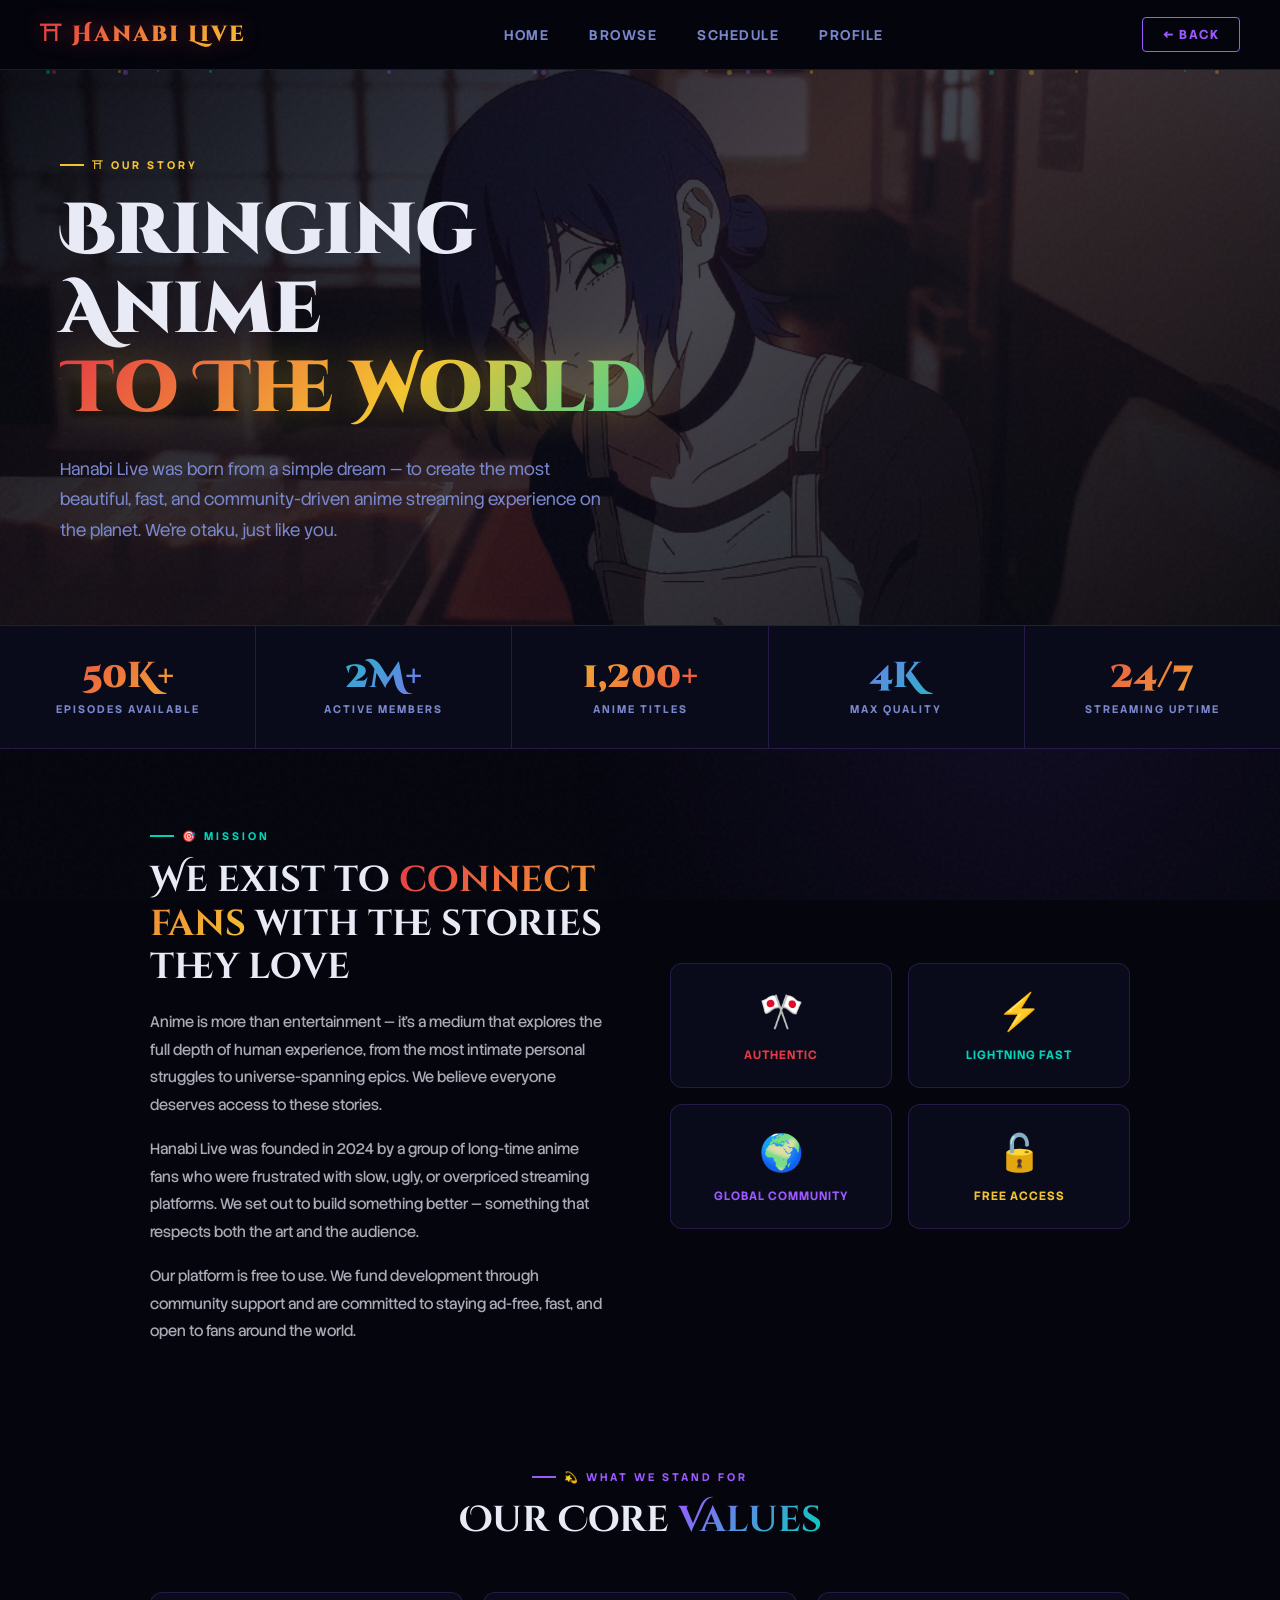
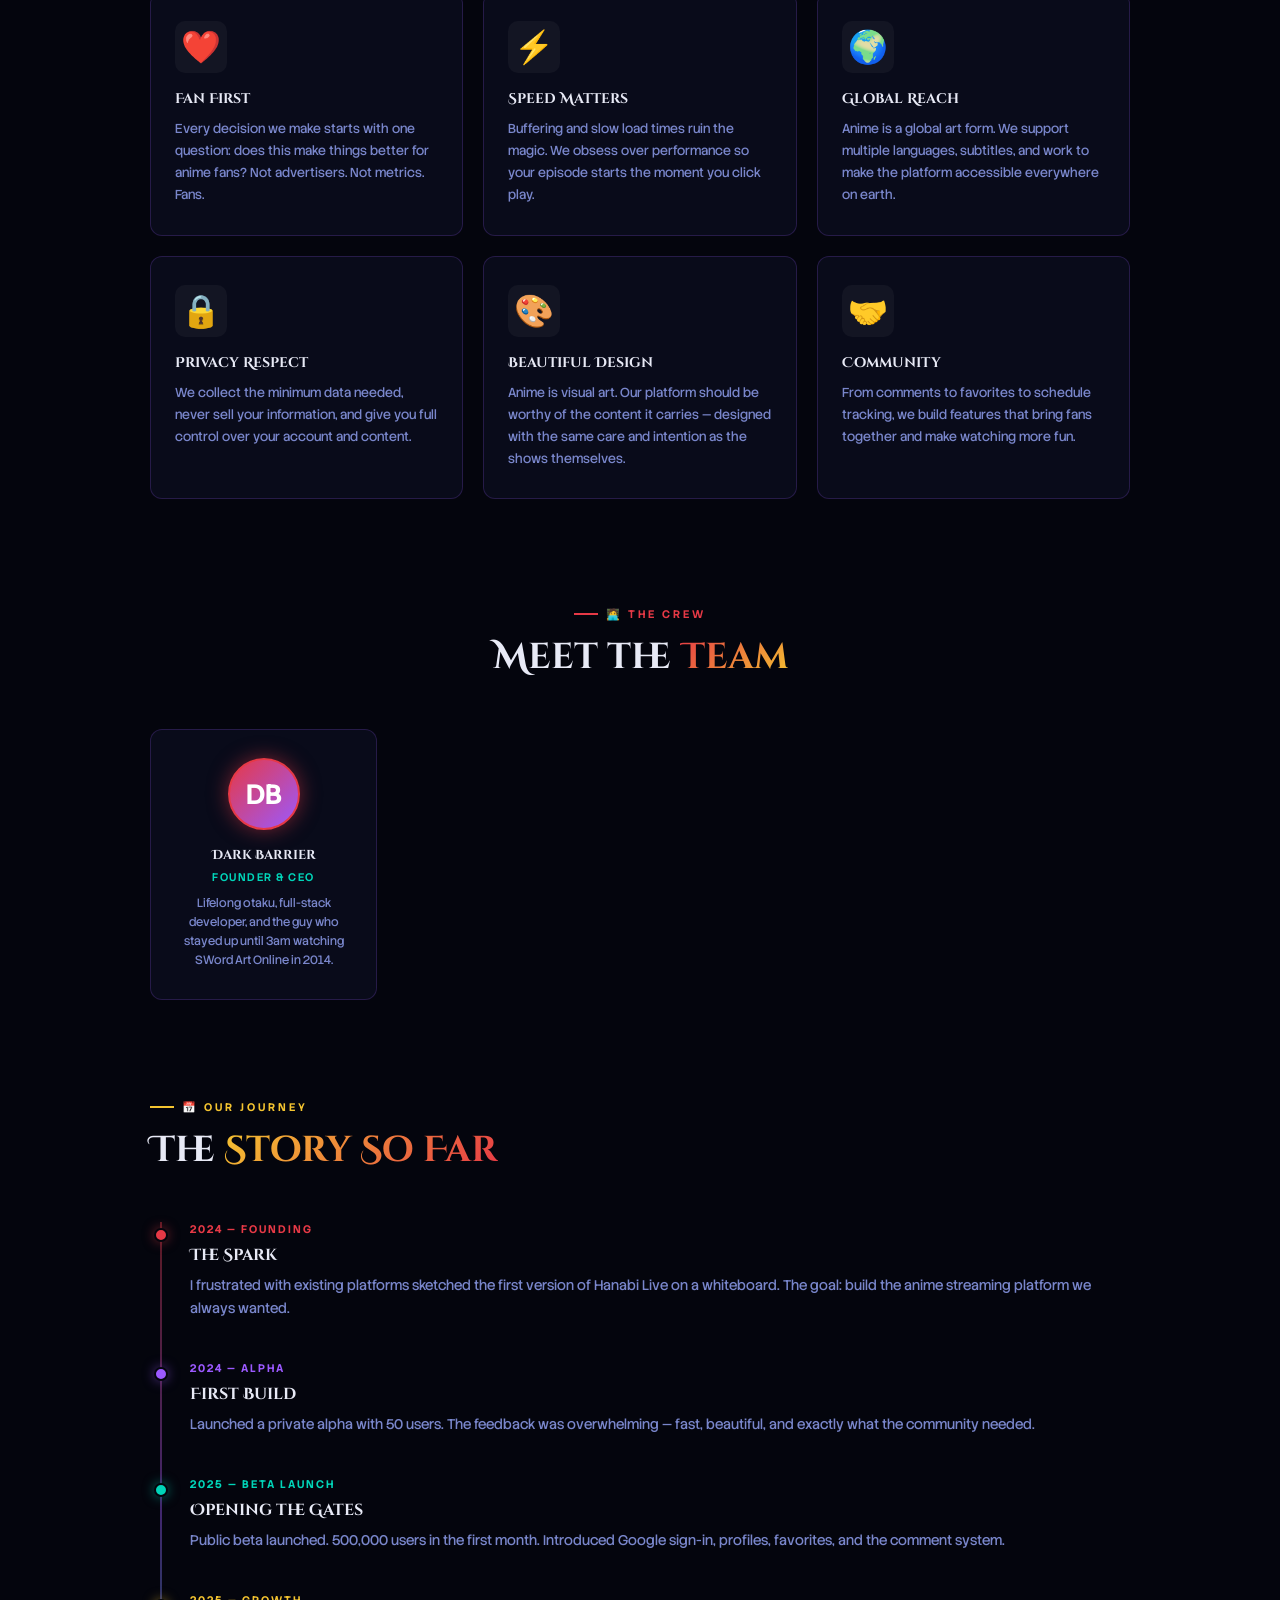
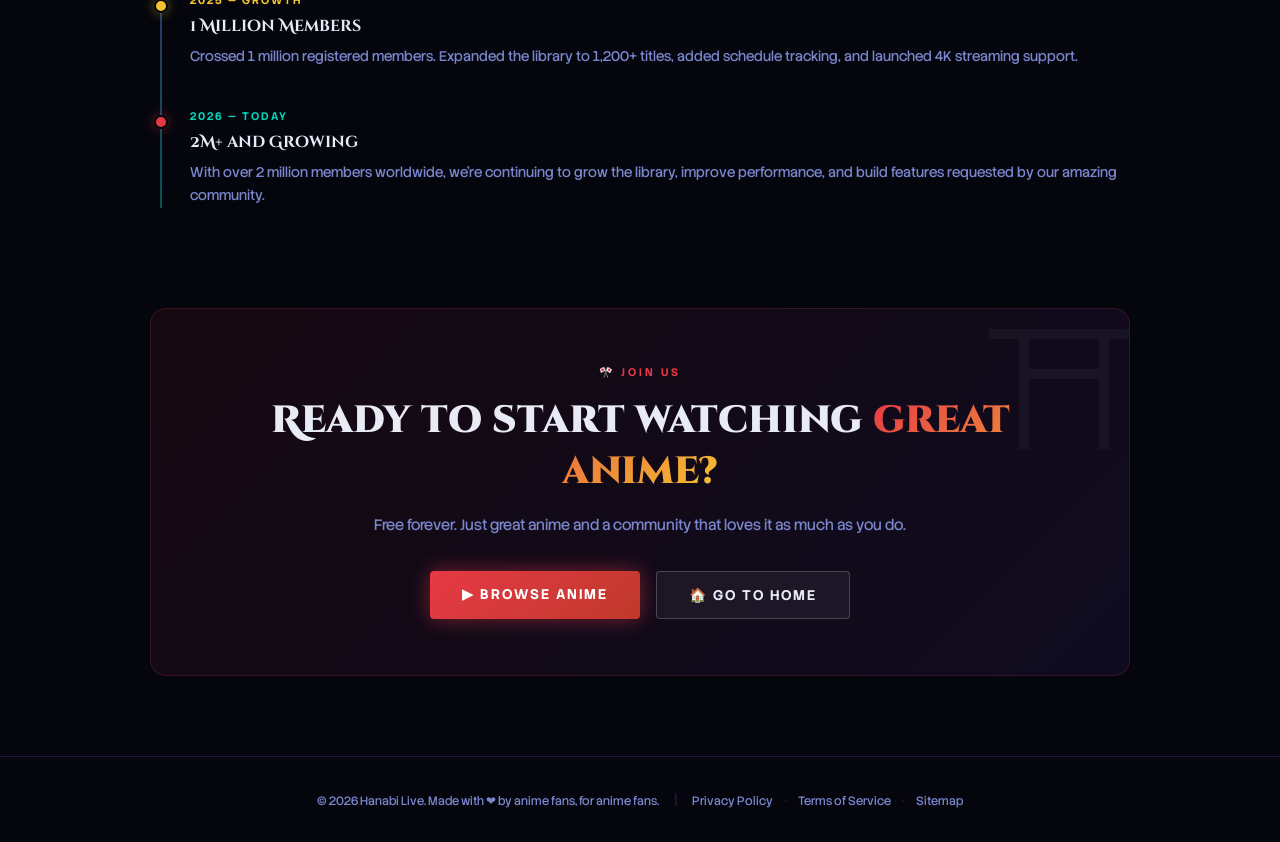
<file: public/about.html>
<!DOCTYPE html>
<html lang="en">
<head>
<meta charset="UTF-8">
<meta name="viewport" content="width=device-width, initial-scale=1.0">
<meta name="description" content="Learn about Hanabi Live — a free anime streaming platform built by fans, for fans. 50K+ episodes, 2M+ members, 4K streaming quality.">
<title>About Us — Hanabi Live</title>
<link rel="preconnect" href="https://fonts.googleapis.com">
<link rel="icon" href="data:image/svg+xml,<svg xmlns=%22http://www.w3.org/2000/svg%22 viewBox=%220 0 100 100%22><text y=%22.9em%22 font-size=%2290%22>⛩</text></svg>">
<link href="https://fonts.googleapis.com/css2?family=Cinzel+Decorative:wght@400;700;900&family=Stack+Sans+Headline:wght@300;400;500;600;700&display=swap" rel="stylesheet">
<link rel="stylesheet" href="assets/css/main.css">
<link rel="canonical" href="https://hanabilive.qzz.io/about.html">

<style>
body { padding-top: 70px; }

/* ── HERO ── */
.about-hero {
  position: relative;
  min-height: 520px;
  display: flex;
  align-items: center;
  overflow: hidden;
  padding: 80px 60px;
}
.about-hero-bg {
  position: absolute; inset: 0;
  background:
    linear-gradient(135deg, rgba(4,5,13,0.97) 0%, rgba(9,11,26,0.75) 50%, rgba(4,5,13,0.95) 100%),
    url('data/poster/bg.webp') center/cover no-repeat;
}
.about-hero-particles { position: absolute; inset: 0; overflow: hidden; pointer-events: none; }
.about-hero-content { position: relative; z-index: 5; max-width: 680px; }
.about-eyebrow {
  display: inline-flex; align-items: center; gap: 8px;
  font-size: 11px; font-weight: 700; letter-spacing: 3px;
  text-transform: uppercase; color: var(--accent-gold); margin-bottom: 20px;
}
.about-eyebrow::before { content: ''; width: 24px; height: 2px; background: var(--accent-gold); }
.about-hero-title {
  font-family: 'Cinzel Decorative', serif;
  font-size: clamp(32px, 6vw, 72px); font-weight: 900; line-height: 1.1;
  margin-bottom: 24px;
}
.about-hero-title .line1 { display: block; color: var(--text-primary); }
.about-hero-title .line2 {
  display: block;
  background: linear-gradient(135deg, var(--accent-red) 0%, var(--accent-gold) 50%, var(--accent-teal) 100%);
  background-clip: text; -webkit-background-clip: text; -webkit-text-fill-color: transparent;
  filter: drop-shadow(0 0 20px rgba(244,196,48,0.4));
}
.about-hero-desc {
  font-size: 17px; color: var(--text-muted); line-height: 1.8;
  font-weight: 300; max-width: 560px;
}

/* ── FLOATING STATS ── */
.about-stats-bar {
  position: relative; z-index: 10;
  display: flex; justify-content: center; flex-wrap: wrap; gap: 0;
  background: var(--bg-card);
  border-top: 1px solid var(--border);
  border-bottom: 1px solid var(--border);
}
.about-stat-cell {
  flex: 1; min-width: 160px;
  padding: 32px 20px;
  text-align: center;
  border-right: 1px solid var(--border);
  position: relative;
  transition: background 0.3s;
}
.about-stat-cell:last-child { border-right: none; }
.about-stat-cell:hover { background: rgba(255,255,255,0.02); }
.about-stat-num {
  font-family: 'Cinzel Decorative', serif;
  font-size: 36px; font-weight: 900; display: block; line-height: 1;
  margin-bottom: 8px;
}
.about-stat-num.red    { background: linear-gradient(135deg, var(--accent-red), var(--accent-gold));
                          background-clip: text; -webkit-background-clip: text; -webkit-text-fill-color: transparent; }
.about-stat-num.teal   { background: linear-gradient(135deg, var(--accent-teal), var(--accent-purple));
                          background-clip: text; -webkit-background-clip: text; -webkit-text-fill-color: transparent; }
.about-stat-num.gold   { background: linear-gradient(135deg, var(--accent-gold), var(--accent-red));
                          background-clip: text; -webkit-background-clip: text; -webkit-text-fill-color: transparent; }
.about-stat-num.purple { background: linear-gradient(135deg, var(--accent-purple), var(--accent-teal));
                          background-clip: text; -webkit-background-clip: text; -webkit-text-fill-color: transparent; }
.about-stat-label {
  font-size: 11px; font-weight: 700; letter-spacing: 2px;
  text-transform: uppercase; color: var(--text-muted);
}

/* ── SECTIONS ── */
.about-body {
  max-width: 1100px;
  margin: 0 auto;
  padding: 80px 60px;
  position: relative; z-index: 2;
}

/* ── MISSION SECTION ── */
.mission-block {
  display: grid;
  grid-template-columns: 1fr 1fr;
  gap: 60px;
  align-items: center;
  margin-bottom: 100px;
}
.mission-section-tag {
  font-size: 11px; font-weight: 700; letter-spacing: 3px;
  text-transform: uppercase; color: var(--accent-teal);
  display: flex; align-items: center; gap: 8px; margin-bottom: 16px;
}
.mission-section-tag::before { content: ''; width: 24px; height: 2px; background: var(--accent-teal); }
.mission-heading {
  font-family: 'Cinzel Decorative', serif;
  font-size: clamp(22px, 3vw, 36px); font-weight: 700; line-height: 1.2;
  margin-bottom: 20px;
}
.mission-heading span {
  background: linear-gradient(135deg, var(--accent-red), var(--accent-gold));
  background-clip: text; -webkit-background-clip: text; -webkit-text-fill-color: transparent;
}
.mission-p {
  font-size: 15px; color: rgba(232,234,246,0.72); line-height: 1.85;
  margin-bottom: 16px; font-weight: 400;
}
.mission-visual-side {
  position: relative;
}
.mission-glyph-stack {
  display: grid;
  grid-template-columns: 1fr 1fr;
  gap: 16px;
}
.mission-glyph-card {
  background: var(--bg-card);
  border: 1px solid var(--border);
  border-radius: 12px;
  padding: 24px 20px;
  text-align: center;
  transition: all 0.3s;
}
.mission-glyph-card:hover {
  border-color: var(--accent-red);
  transform: translateY(-4px);
  box-shadow: 0 12px 30px rgba(0,0,0,0.4), var(--glow-red);
}
.mission-glyph-card:nth-child(2):hover { border-color: var(--accent-teal); box-shadow: 0 12px 30px rgba(0,0,0,0.4), var(--glow-teal); }
.mission-glyph-card:nth-child(3):hover { border-color: var(--accent-purple); box-shadow: 0 12px 30px rgba(0,0,0,0.4), var(--glow-purple); }
.mission-glyph-card:nth-child(4):hover { border-color: var(--accent-gold); box-shadow: 0 12px 30px rgba(0,0,0,0.4), var(--glow-gold); }
.mission-glyph-icon { font-size: 36px; margin-bottom: 12px; display: block; }
.mission-glyph-label {
  font-size: 12px; font-weight: 700; letter-spacing: 1px;
  text-transform: uppercase; color: var(--text-muted);
}
.mission-glyph-card:first-child    .mission-glyph-label { color: var(--accent-red); }
.mission-glyph-card:nth-child(2)   .mission-glyph-label { color: var(--accent-teal); }
.mission-glyph-card:nth-child(3)   .mission-glyph-label { color: var(--accent-purple); }
.mission-glyph-card:nth-child(4)   .mission-glyph-label { color: var(--accent-gold); }

/* ── VALUES ── */
.values-section { margin-bottom: 100px; }
.values-header { text-align: center; margin-bottom: 48px; }
.values-header .section-tag {
  display: inline-flex; align-items: center; gap: 8px;
  font-size: 11px; font-weight: 700; letter-spacing: 3px;
  text-transform: uppercase; color: var(--accent-purple); margin-bottom: 12px;
}
.values-header .section-tag::before { content: ''; width: 24px; height: 2px; background: var(--accent-purple); }
.values-header h2 {
  font-family: 'Cinzel Decorative', serif;
  font-size: clamp(22px, 3vw, 36px); font-weight: 700;
}
.values-header h2 span {
  background: linear-gradient(135deg, var(--accent-purple), var(--accent-teal));
  background-clip: text; -webkit-background-clip: text; -webkit-text-fill-color: transparent;
}
.values-grid {
  display: grid;
  grid-template-columns: repeat(auto-fill, minmax(240px, 1fr));
  gap: 20px;
}
.value-card {
  background: var(--bg-card);
  border: 1px solid var(--border);
  border-radius: 12px;
  padding: 28px 24px;
  transition: all 0.3s;
  position: relative;
  overflow: hidden;
}
.value-card::before {
  content: '';
  position: absolute; top: 0; left: 0; right: 0; height: 2px;
  background: linear-gradient(90deg, transparent, var(--card-accent, var(--accent-teal)), transparent);
  opacity: 0;
  transition: opacity 0.3s;
}
.value-card:hover { transform: translateY(-4px); box-shadow: 0 16px 40px rgba(0,0,0,0.4); }
.value-card:hover::before { opacity: 1; }
.value-card:nth-child(1) { --card-accent: var(--accent-red); }
.value-card:nth-child(2) { --card-accent: var(--accent-teal); }
.value-card:nth-child(3) { --card-accent: var(--accent-purple); }
.value-card:nth-child(4) { --card-accent: var(--accent-gold); }
.value-card:nth-child(5) { --card-accent: var(--accent-red); }
.value-card:nth-child(6) { --card-accent: var(--accent-teal); }
.value-icon {
  font-size: 32px; margin-bottom: 16px; display: block;
  width: 52px; height: 52px; border-radius: 10px;
  background: rgba(255,255,255,0.04);
  display: flex; align-items: center; justify-content: center;
  margin-bottom: 16px;
}
.value-title {
  font-family: 'Cinzel Decorative', serif;
  font-size: 14px; font-weight: 700; color: var(--text-primary);
  margin-bottom: 10px;
}
.value-desc {
  font-size: 13px; color: var(--text-muted); line-height: 1.7; font-weight: 400;
}

/* ── TEAM ── */
.team-section { margin-bottom: 100px; }
.team-header { text-align: center; margin-bottom: 48px; }
.team-header .section-tag {
  display: inline-flex; align-items: center; gap: 8px;
  font-size: 11px; font-weight: 700; letter-spacing: 3px;
  text-transform: uppercase; color: var(--accent-red); margin-bottom: 12px;
}
.team-header .section-tag::before { content: ''; width: 24px; height: 2px; background: var(--accent-red); }
.team-header h2 {
  font-family: 'Cinzel Decorative', serif;
  font-size: clamp(22px, 3vw, 36px); font-weight: 700;
}
.team-header h2 span {
  background: linear-gradient(135deg, var(--accent-red), var(--accent-gold));
  background-clip: text; -webkit-background-clip: text; -webkit-text-fill-color: transparent;
}

.team-grid {
  display: grid;
  grid-template-columns: repeat(auto-fill, minmax(200px, 1fr));
  gap: 24px;
}
.team-card {
  background: var(--bg-card);
  border: 1px solid var(--border);
  border-radius: 12px;
  padding: 28px 20px;
  text-align: center;
  transition: all 0.3s;
}
.team-card:hover {
  border-color: var(--accent-red);
  transform: translateY(-4px);
  box-shadow: 0 16px 40px rgba(0,0,0,0.4), var(--glow-red);
}
.team-avatar {
  width: 72px; height: 72px; border-radius: 50%;
  margin: 0 auto 16px;
  display: flex; align-items: center; justify-content: center;
  font-size: 28px; font-weight: 700; color: #fff;
  border: 2px solid var(--accent-red);
  box-shadow: var(--glow-red);
}
.team-name {
  font-family: 'Cinzel Decorative', serif;
  font-size: 13px; font-weight: 700; color: var(--text-primary); margin-bottom: 6px;
}
.team-role {
  font-size: 11px; font-weight: 600; letter-spacing: 1.5px;
  text-transform: uppercase; color: var(--accent-teal); margin-bottom: 10px;
}
.team-bio {
  font-size: 12px; color: var(--text-muted); line-height: 1.6;
}

/* ── TIMELINE ── */
.timeline-section { margin-bottom: 100px; }
.timeline-header { margin-bottom: 48px; }
.timeline-section-tag {
  font-size: 11px; font-weight: 700; letter-spacing: 3px;
  text-transform: uppercase; color: var(--accent-gold);
  display: flex; align-items: center; gap: 8px; margin-bottom: 12px;
}
.timeline-section-tag::before { content: ''; width: 24px; height: 2px; background: var(--accent-gold); }
.timeline-heading {
  font-family: 'Cinzel Decorative', serif;
  font-size: clamp(22px, 3vw, 36px); font-weight: 700;
}
.timeline-heading span {
  background: linear-gradient(135deg, var(--accent-gold), var(--accent-red));
  background-clip: text; -webkit-background-clip: text; -webkit-text-fill-color: transparent;
}

.timeline { position: relative; padding-left: 40px; }
.timeline::before {
  content: '';
  position: absolute; left: 10px; top: 0; bottom: 0; width: 2px;
  background: linear-gradient(to bottom, var(--accent-red), var(--accent-purple), var(--accent-teal));
  opacity: 0.4;
}
.timeline-item {
  position: relative;
  margin-bottom: 40px;
  padding-bottom: 0;
}
.timeline-dot {
  position: absolute; left: -36px; top: 6px;
  width: 14px; height: 14px; border-radius: 50%;
  background: var(--accent-red);
  border: 2px solid var(--bg-deep);
  box-shadow: 0 0 12px rgba(230,57,70,0.5);
}
.timeline-item:nth-child(2) .timeline-dot { background: var(--accent-purple); box-shadow: 0 0 12px rgba(155,89,255,0.5); }
.timeline-item:nth-child(3) .timeline-dot { background: var(--accent-teal);   box-shadow: 0 0 12px rgba(0,212,184,0.5); }
.timeline-item:nth-child(4) .timeline-dot { background: var(--accent-gold);   box-shadow: 0 0 12px rgba(244,196,48,0.5); }
.timeline-item:nth-child(5) .timeline-dot { background: var(--accent-red);    box-shadow: 0 0 12px rgba(230,57,70,0.5); }
.timeline-year {
  font-size: 11px; font-weight: 700; letter-spacing: 2px; text-transform: uppercase;
  color: var(--accent-teal); margin-bottom: 8px;
}
.timeline-item:nth-child(1) .timeline-year { color: var(--accent-red); }
.timeline-item:nth-child(2) .timeline-year { color: var(--accent-purple); }
.timeline-item:nth-child(4) .timeline-year { color: var(--accent-gold); }
.timeline-event-title {
  font-family: 'Cinzel Decorative', serif;
  font-size: 16px; font-weight: 700; color: var(--text-primary); margin-bottom: 8px;
}
.timeline-event-desc {
  font-size: 14px; color: var(--text-muted); line-height: 1.7;
}

/* ── CTA ── */
.about-cta {
  background: linear-gradient(135deg, rgba(230,57,70,0.08), rgba(155,89,255,0.08));
  border: 1px solid rgba(230,57,70,0.2);
  border-radius: 16px;
  padding: 56px 48px;
  text-align: center;
  position: relative; overflow: hidden;
}
.about-cta::before {
  content: '⛩';
  position: absolute; top: -20px; right: -20px;
  font-size: 160px; opacity: 0.04; pointer-events: none;
}
.about-cta-eyebrow {
  font-size: 11px; font-weight: 700; letter-spacing: 3px;
  text-transform: uppercase; color: var(--accent-red); margin-bottom: 16px;
}
.about-cta h2 {
  font-family: 'Cinzel Decorative', serif;
  font-size: clamp(22px, 3vw, 40px); font-weight: 900; margin-bottom: 16px;
}
.about-cta h2 span {
  background: linear-gradient(135deg, var(--accent-red), var(--accent-gold));
  background-clip: text; -webkit-background-clip: text; -webkit-text-fill-color: transparent;
}
.about-cta-sub {
  font-size: 15px; color: var(--text-muted); margin-bottom: 32px; line-height: 1.7;
}
.about-cta-btns { display: flex; gap: 16px; justify-content: center; flex-wrap: wrap; }
.about-cta-btns a {
  padding: 14px 32px; border-radius: 4px; font-family: 'Stack Sans Headline', sans-serif;
  font-size: 14px; font-weight: 700; letter-spacing: 2px; text-transform: uppercase;
  text-decoration: none; cursor: pointer; transition: all 0.3s;
}
.cta-btn-primary {
  background: linear-gradient(135deg, var(--accent-red), #c0392b);
  color: #fff; box-shadow: var(--glow-red);
}
.cta-btn-primary:hover { transform: translateY(-3px); box-shadow: 0 0 40px rgba(230,57,70,0.8); }
.cta-btn-secondary {
  background: rgba(255,255,255,0.05); border: 1px solid rgba(255,255,255,0.2);
  color: var(--text-primary);
}
.cta-btn-secondary:hover { background: rgba(255,255,255,0.1); transform: translateY(-3px); }

@media (max-width: 900px) {
  .mission-block { grid-template-columns: 1fr; gap: 40px; }
}
@media (max-width: 768px) {
  .about-hero { padding: 60px 24px; min-height: auto; }
  .about-body { padding: 48px 20px; }
  .about-stat-cell { min-width: 50%; border-bottom: 1px solid var(--border); }
  .about-cta { padding: 40px 24px; }
}
</style>

<!-- Open Graph -->
<meta property="og:type"        content="website">
<meta property="og:site_name"   content="Hanabi Live">
<meta property="og:title"       content="Hanabi Live — Free Anime Streaming">
<meta property="og:description" content="Watch 1200+ anime titles for free in HD. No subscription. Attack on Titan, Demon Slayer, One Piece and more.">
<meta property="og:image"       content="https://hanabilive.qzz.io/data/poster/bg.jpeg">
<meta property="og:url"         content="https://hanabilive.qzz.io/">

<!-- Twitter Card -->
<meta name="twitter:card"        content="summary_large_image">
<meta name="twitter:title"       content="Hanabi Live — Free Anime Streaming">
<meta name="twitter:description" content="Watch 1200+ anime titles free in HD. No subscription needed.">
<meta name="twitter:image"       content="https://hanabilive.qzz.io/data/poster/bg.jpeg">

</head>

<script type="application/ld+json">
{
  "@context": "https://schema.org",
  "@type": "Organization",
  "name": "Hanabi Live",
  "url": "https://hanabilive.qzz.io",
  "logo": "https://hanabilive.qzz.io/data/poster/bg.jpeg",
  "description": "Free anime streaming platform built by fans for fans.",
  "foundingDate": "2024",
  "sameAs": []
}
</script>

<body>
<div class="noise-overlay"></div>

<!-- NAV -->
<nav id="mainNav">
  <a class="nav-logo" href="index.html">⛩ Hanabi Live</a>
  <div class="nav-links">
    <a class="nav-link" href="index.html">Home</a>
    <a class="nav-link" href="browse.html">Browse</a>
    <a class="nav-link" href="schedule.html">Schedule</a>
    <a class="nav-link" href="profile.html">Profile</a>
  </div>
  <div class="nav-auth">
    <a href="index.html" class="btn btn-outline" style="text-decoration:none;">← Back</a>
  </div>
  <!-- Hamburger (mobile only) -->
  <button class="nav-hamburger" id="navHamburger" aria-label="Toggle menu" onclick="toggleMobileNav()">
    <span></span><span></span><span></span>
  </button>
</nav>

<!-- Mobile Drawer -->
<div class="nav-mobile-drawer" id="navMobileDrawer">
  <a class="nav-link" href="index.html">🏠 Home</a>
  <a class="nav-link" href="browse.html">🔍 Browse</a>
  <a class="nav-link" href="schedule.html">📅 Schedule</a>
  <a class="nav-link" href="profile.html">👤 Profile</a>
  <div class="nav-mobile-auth" id="navMobileAuth">
    <button class="btn btn-outline" onclick="openModal('login');toggleMobileNav()">Log In</button>
    <button class="btn btn-primary" onclick="openModal('register');toggleMobileNav()">Sign Up</button>
  </div>
</div>

<!-- HERO -->
<section class="about-hero">
  <div class="about-hero-bg"></div>
  <div class="about-hero-particles" id="aboutParticles"></div>
  <div class="about-hero-content">
    <div class="about-eyebrow">⛩ Our Story</div>
    <h1 class="about-hero-title">
      <span class="line1">Bringing Anime</span>
      <span class="line2">To The World</span>
    </h1>
    <p class="about-hero-desc">
      Hanabi Live was born from a simple dream — to create the most beautiful, fast, and community-driven anime streaming experience on the planet. We're otaku, just like you.
    </p>
  </div>
</section>

<!-- STATS BAR -->
<div class="about-stats-bar">
  <div class="about-stat-cell">
    <span class="about-stat-num red">50K+</span>
    <div class="about-stat-label">Episodes Available</div>
  </div>
  <div class="about-stat-cell">
    <span class="about-stat-num teal">2M+</span>
    <div class="about-stat-label">Active Members</div>
  </div>
  <div class="about-stat-cell">
    <span class="about-stat-num gold">1,200+</span>
    <div class="about-stat-label">Anime Titles</div>
  </div>
  <div class="about-stat-cell">
    <span class="about-stat-num purple">4K</span>
    <div class="about-stat-label">Max Quality</div>
  </div>
  <div class="about-stat-cell">
    <span class="about-stat-num red">24/7</span>
    <div class="about-stat-label">Streaming Uptime</div>
  </div>
</div>

<!-- BODY -->
<div class="about-body">

  <!-- MISSION -->
  <div class="mission-block">
    <div class="mission-text-side">
      <div class="mission-section-tag">🎯 Mission</div>
      <h2 class="mission-heading">We exist to <span>connect fans</span> with the stories they love</h2>
      <p class="mission-p">
        Anime is more than entertainment — it's a medium that explores the full depth of human experience, from the most intimate personal struggles to universe-spanning epics. We believe everyone deserves access to these stories.
      </p>
      <p class="mission-p">
        Hanabi Live was founded in 2024 by a group of long-time anime fans who were frustrated with slow, ugly, or overpriced streaming platforms. We set out to build something better — something that respects both the art and the audience.
      </p>
      <p class="mission-p">
        Our platform is free to use. We fund development through community support and are committed to staying ad-free, fast, and open to fans around the world.
      </p>
    </div>
    <div class="mission-visual-side">
      <div class="mission-glyph-stack">
        <div class="mission-glyph-card">
          <span class="mission-glyph-icon">🎌</span>
          <div class="mission-glyph-label">Authentic</div>
        </div>
        <div class="mission-glyph-card">
          <span class="mission-glyph-icon">⚡</span>
          <div class="mission-glyph-label">Lightning Fast</div>
        </div>
        <div class="mission-glyph-card">
          <span class="mission-glyph-icon">🌍</span>
          <div class="mission-glyph-label">Global Community</div>
        </div>
        <div class="mission-glyph-card">
          <span class="mission-glyph-icon">🔓</span>
          <div class="mission-glyph-label">Free Access</div>
        </div>
      </div>
    </div>
  </div>

  <!-- VALUES -->
  <div class="values-section">
    <div class="values-header">
      <div class="section-tag">💫 What We Stand For</div>
      <h2>Our Core <span>Values</span></h2>
    </div>
    <div class="values-grid">
      <div class="value-card">
        <div class="value-icon">❤️</div>
        <div class="value-title">Fan First</div>
        <div class="value-desc">Every decision we make starts with one question: does this make things better for anime fans? Not advertisers. Not metrics. Fans.</div>
      </div>
      <div class="value-card">
        <div class="value-icon">⚡</div>
        <div class="value-title">Speed Matters</div>
        <div class="value-desc">Buffering and slow load times ruin the magic. We obsess over performance so your episode starts the moment you click play.</div>
      </div>
      <div class="value-card">
        <div class="value-icon">🌍</div>
        <div class="value-title">Global Reach</div>
        <div class="value-desc">Anime is a global art form. We support multiple languages, subtitles, and work to make the platform accessible everywhere on earth.</div>
      </div>
      <div class="value-card">
        <div class="value-icon">🔒</div>
        <div class="value-title">Privacy Respect</div>
        <div class="value-desc">We collect the minimum data needed, never sell your information, and give you full control over your account and content.</div>
      </div>
      <div class="value-card">
        <div class="value-icon">🎨</div>
        <div class="value-title">Beautiful Design</div>
        <div class="value-desc">Anime is visual art. Our platform should be worthy of the content it carries — designed with the same care and intention as the shows themselves.</div>
      </div>
      <div class="value-card">
        <div class="value-icon">🤝</div>
        <div class="value-title">Community</div>
        <div class="value-desc">From comments to favorites to schedule tracking, we build features that bring fans together and make watching more fun.</div>
      </div>
    </div>
  </div>

  <!-- TEAM -->
  <div class="team-section">
    <div class="team-header">
      <div class="section-tag">🧑‍💻 The Crew</div>
      <h2>Meet the <span>Team</span></h2>
    </div>
    <div class="team-grid">
      <div class="team-card">
        <div class="team-avatar" style="background:linear-gradient(135deg,var(--accent-red),var(--accent-purple))">DB</div>
        <div class="team-name">Dark Barrier</div>
        <div class="team-role">Founder & CEO</div>
        <div class="team-bio">Lifelong otaku, full-stack developer, and the guy who stayed up until 3am watching SWord Art Online in 2014.</div>
      </div>
    </div>
  </div>

  <!-- TIMELINE -->
  <div class="timeline-section">
    <div class="timeline-header">
      <div class="timeline-section-tag">📅 Our Journey</div>
      <h2 class="timeline-heading">The <span>Story So Far</span></h2>
    </div>
    <div class="timeline">
      <div class="timeline-item">
        <div class="timeline-dot"></div>
        <div class="timeline-year">2024 — Founding</div>
        <div class="timeline-event-title">The Spark</div>
        <div class="timeline-event-desc">I frustrated with existing platforms sketched the first version of Hanabi Live on a whiteboard. The goal: build the anime streaming platform we always wanted.</div>
      </div>
      <div class="timeline-item">
        <div class="timeline-dot"></div>
        <div class="timeline-year">2024 — Alpha</div>
        <div class="timeline-event-title">First Build</div>
        <div class="timeline-event-desc">Launched a private alpha with 50 users. The feedback was overwhelming — fast, beautiful, and exactly what the community needed.</div>
      </div>
      <div class="timeline-item">
        <div class="timeline-dot"></div>
        <div class="timeline-year">2025 — Beta Launch</div>
        <div class="timeline-event-title">Opening the Gates</div>
        <div class="timeline-event-desc">Public beta launched. 500,000 users in the first month. Introduced Google sign-in, profiles, favorites, and the comment system.</div>
      </div>
      <div class="timeline-item">
        <div class="timeline-dot"></div>
        <div class="timeline-year">2025 — Growth</div>
        <div class="timeline-event-title">1 Million Members</div>
        <div class="timeline-event-desc">Crossed 1 million registered members. Expanded the library to 1,200+ titles, added schedule tracking, and launched 4K streaming support.</div>
      </div>
      <div class="timeline-item">
        <div class="timeline-dot"></div>
        <div class="timeline-year">2026 — Today</div>
        <div class="timeline-event-title">2M+ and Growing</div>
        <div class="timeline-event-desc">With over 2 million members worldwide, we're continuing to grow the library, improve performance, and build features requested by our amazing community.</div>
      </div>
    </div>
  </div>

  <!-- CTA -->
  <div class="about-cta">
    <div class="about-cta-eyebrow">🎌 Join Us</div>
    <h2>Ready to start watching <span>great anime?</span></h2>
    <p class="about-cta-sub">
      Free forever. Just great anime and a community that loves it as much as you do.
    </p>
    <div class="about-cta-btns">
      <a href="browse.html" class="cta-btn-primary">▶ Browse Anime</a>
      <a href="index.html" class="cta-btn-secondary">🏠 Go to Home</a>
    </div>
  </div>

</div>

<!-- PAGE FOOTER NOTE -->
<div style="text-align:center;padding:32px;border-top:1px solid var(--border);position:relative;z-index:2;">
  <span style="font-size:12px;color:var(--text-muted);">© 2026 Hanabi Live. Made with ❤ by anime fans, for anime fans.</span>
  <span style="margin:0 12px;color:var(--border);">|</span>
  <a href="pp.html"     style="font-size:12px;color:var(--text-muted);text-decoration:none;">Privacy Policy</a>
  <span style="margin:0 8px;color:var(--border);">·</span>
  <a href="tos.html"    style="font-size:12px;color:var(--text-muted);text-decoration:none;">Terms of Service</a>
  <span style="margin:0 8px;color:var(--border);">·</span>
  <a href="sitemap.html" style="font-size:12px;color:var(--text-muted);text-decoration:none;">Sitemap</a>
</div>

<script>
  
// ─── MOBILE NAV TOGGLE ───
function toggleMobileNav() {
  const btn    = document.getElementById('navHamburger');
  const drawer = document.getElementById('navMobileDrawer');
  const isOpen = drawer.classList.contains('open');
  btn.classList.toggle('open', !isOpen);
  drawer.classList.toggle('open', !isOpen);
  // Prevent body scroll when drawer open
  document.body.style.overflow = isOpen ? '' : 'hidden';
}
window.toggleMobileNav = toggleMobileNav;

// Close drawer on resize to desktop
window.addEventListener('resize', () => {
  if (window.innerWidth > 768) {
    document.getElementById('navHamburger')?.classList.remove('open');
    document.getElementById('navMobileDrawer')?.classList.remove('open');
    document.body.style.overflow = '';
  }
});

// Close drawer when clicking outside
document.addEventListener('click', (e) => {
  const drawer = document.getElementById('navMobileDrawer');
  const btn    = document.getElementById('navHamburger');
  if (drawer?.classList.contains('open') && !drawer.contains(e.target) && !btn.contains(e.target)) {
    toggleMobileNav();
  }
});

// Sync mobile auth area with auth state
document.addEventListener('authStateChanged', (e) => {
  const user = e.detail;
  const mobileAuth = document.getElementById('navMobileAuth');
  if (!mobileAuth) return;
  if (user) {
    const profile = window.getProfileCache?.() || {};
    const name = profile.name || user.displayName || 'User';
    mobileAuth.innerHTML = `
      <a class="btn btn-outline" href="profile.html" style="text-decoration:none;flex:1;text-align:center;">👤 ${name}</a>
      <button class="btn btn-primary" onclick="doSignOut()" style="flex:1;">Sign Out</button>`;
  } else {
    mobileAuth.innerHTML = `
      <button class="btn btn-outline" onclick="openModal('login');toggleMobileNav()" style="flex:1;">Log In</button>
      <button class="btn btn-primary" onclick="openModal('register');toggleMobileNav()" style="flex:1;">Sign Up</button>`;
  }
});
// Subtle particles
(function() {
  const c = document.getElementById('aboutParticles');
  const colors = ['#e63946','#9b59ff','#00d4b8','#f4c430'];
  for (let i = 0; i < 20; i++) {
    const p = document.createElement('div');
    p.className = 'particle';
    const s = Math.random() * 3 + 2;
    p.style.cssText = `width:${s}px;height:${s}px;left:${Math.random()*100}%;background:${colors[Math.floor(Math.random()*4)]};animation-duration:${Math.random()*10+8}s;animation-delay:${Math.random()*10}s;opacity:0.3;position:absolute;border-radius:50%;animation-name:floatParticle;animation-timing-function:linear;animation-iteration-count:infinite;`;
    c.appendChild(p);
  }
})();
</script>
</body>
</html>
</file>
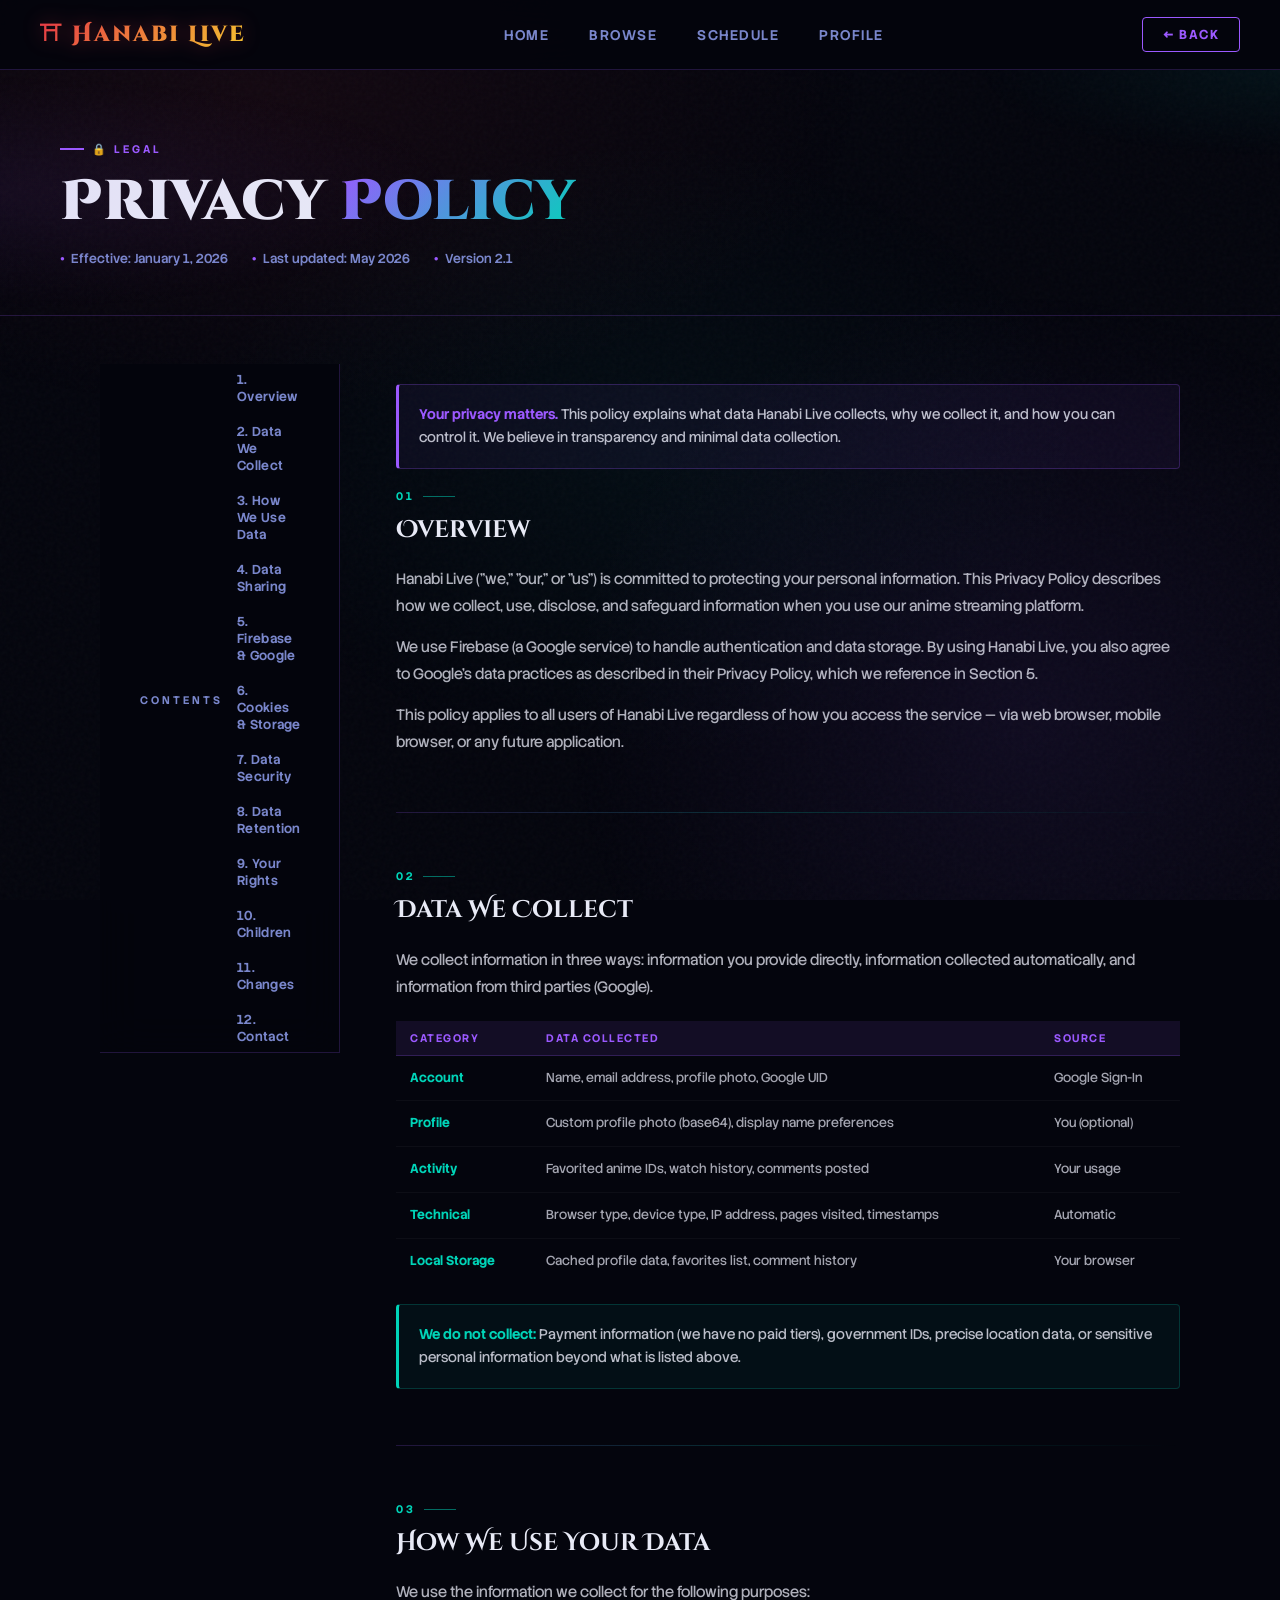
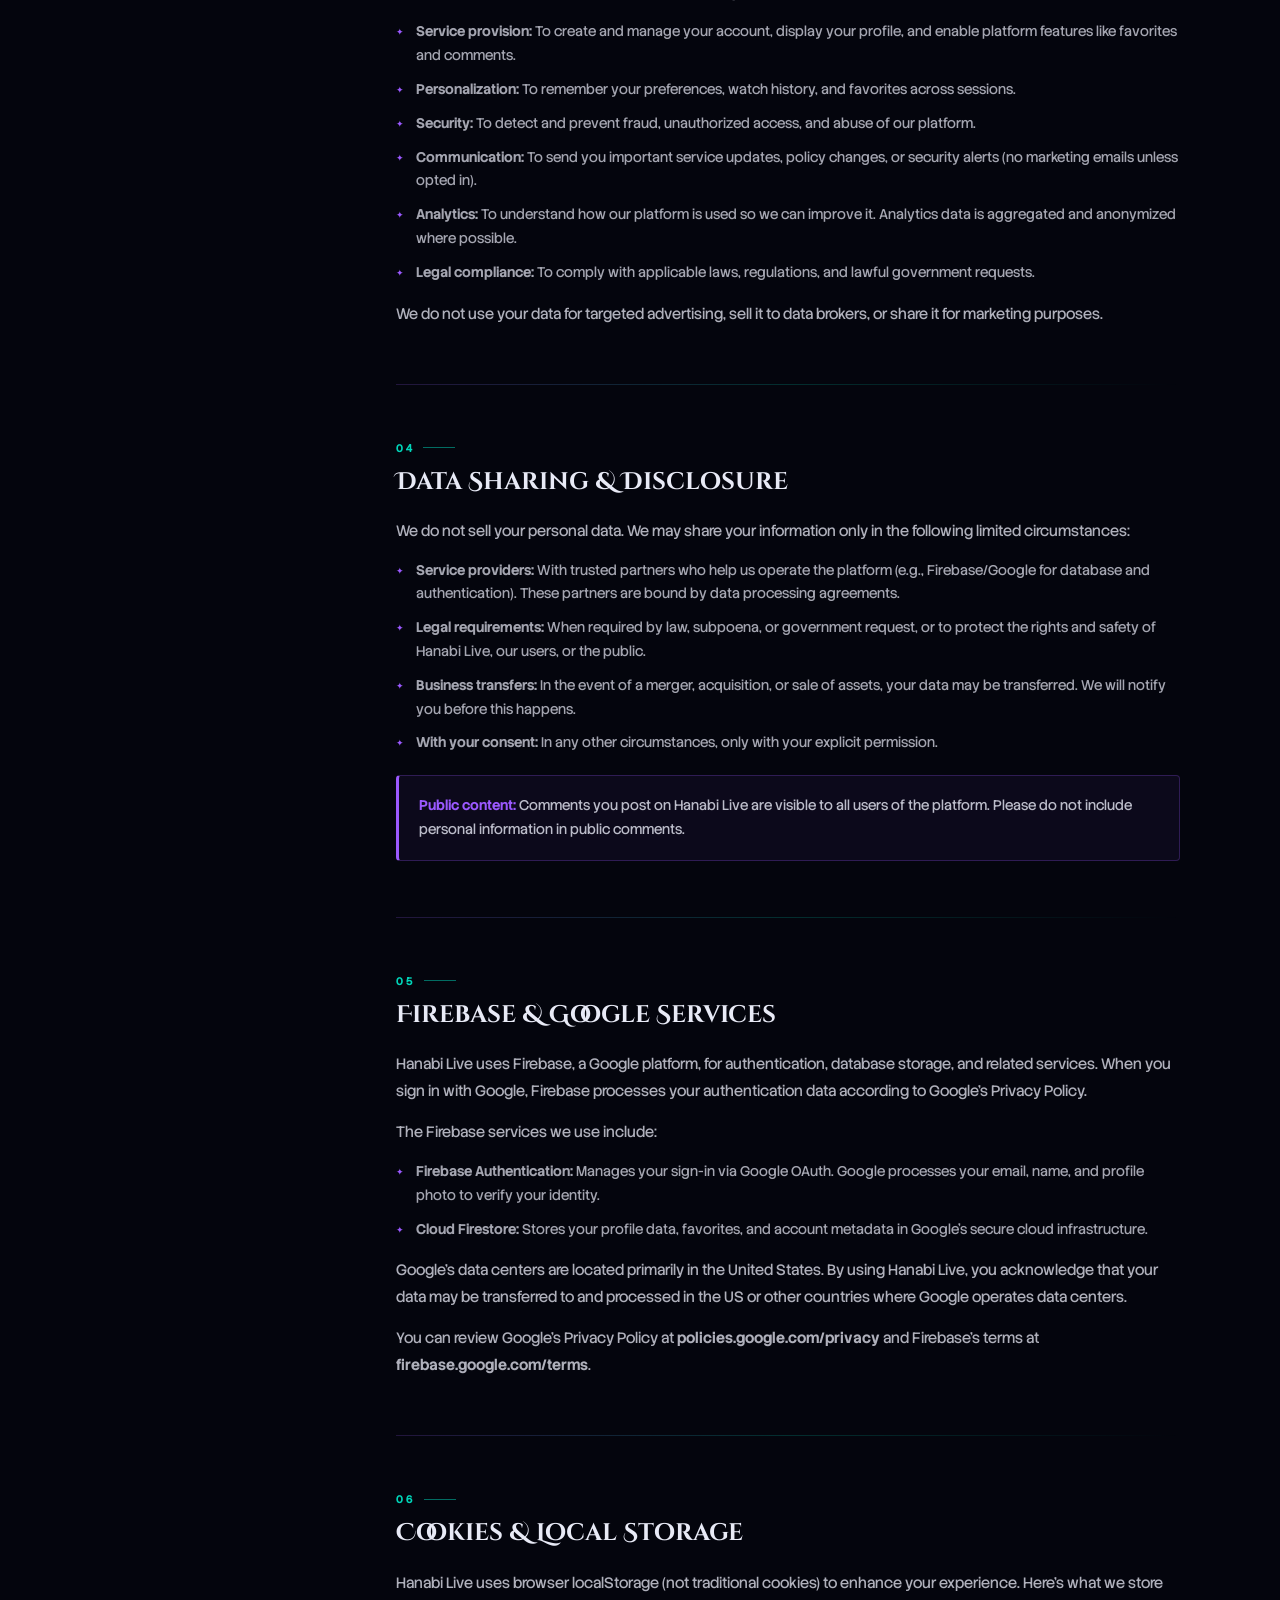
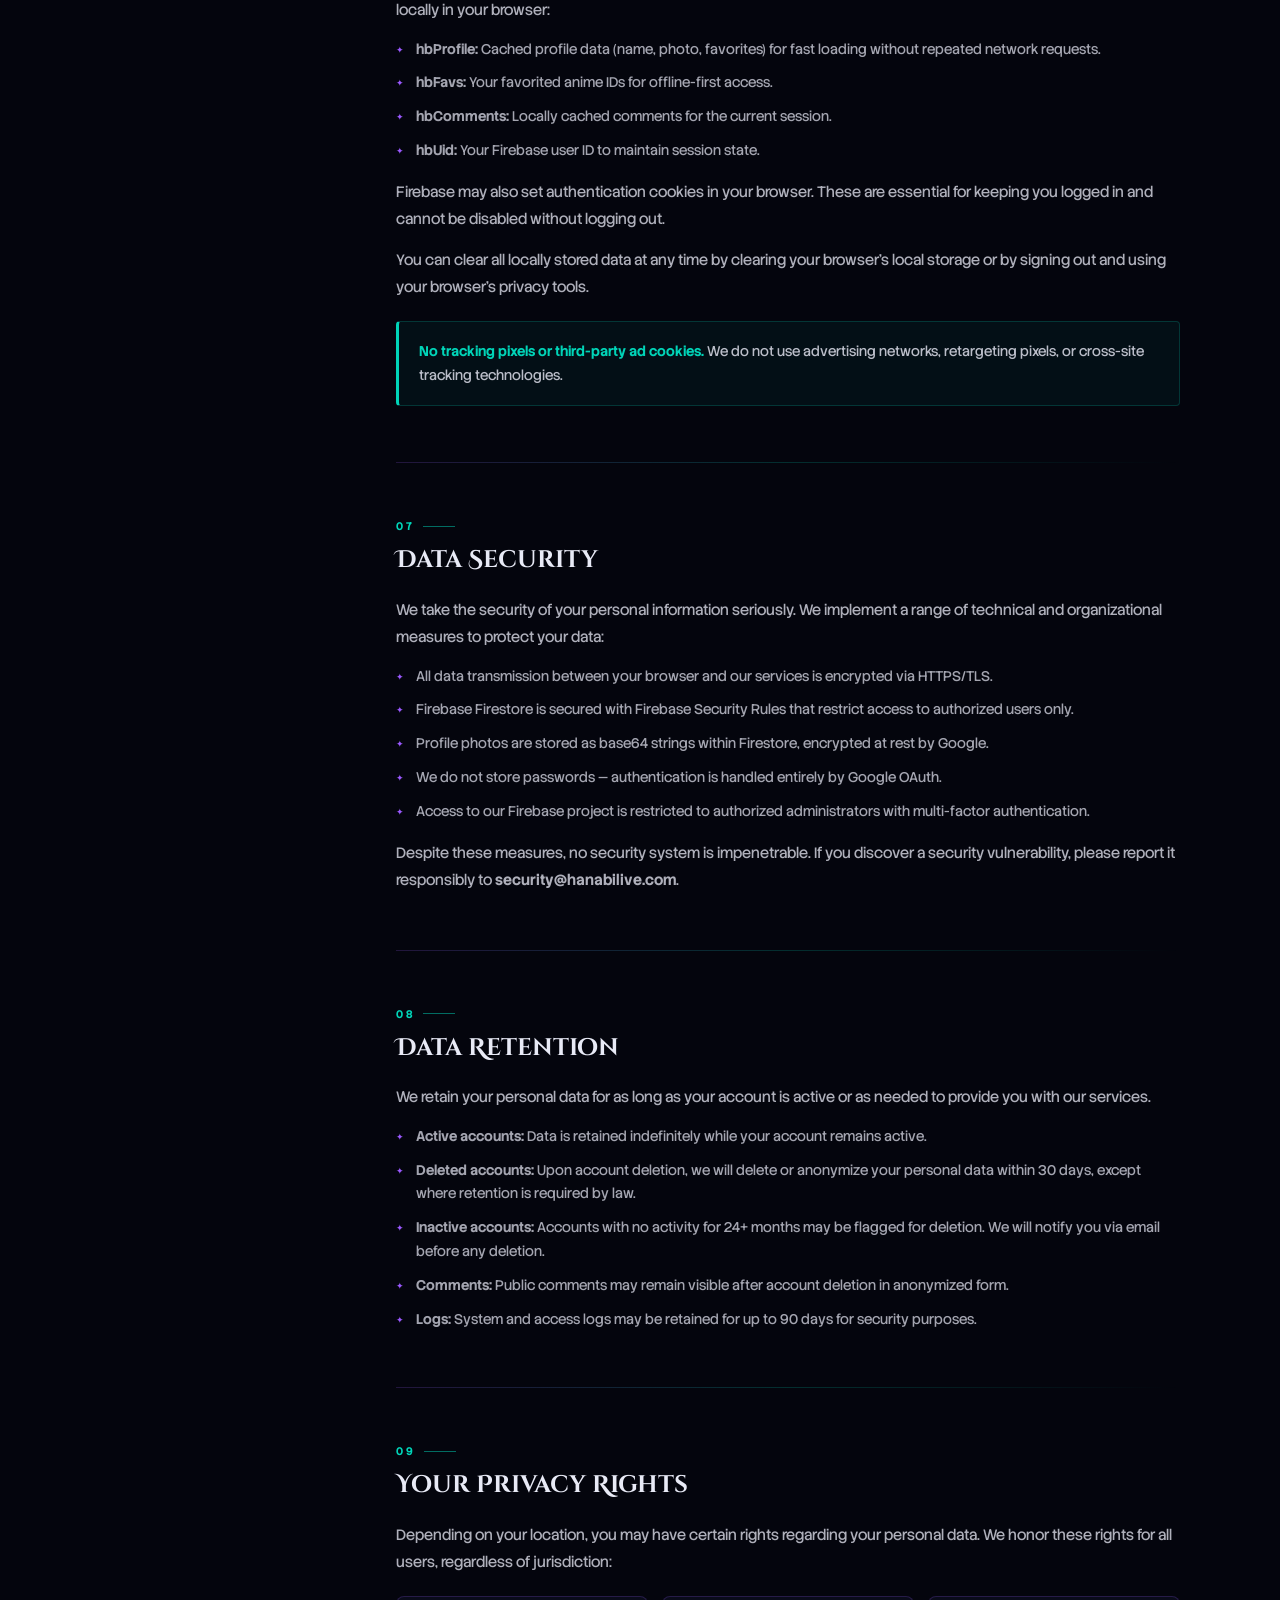
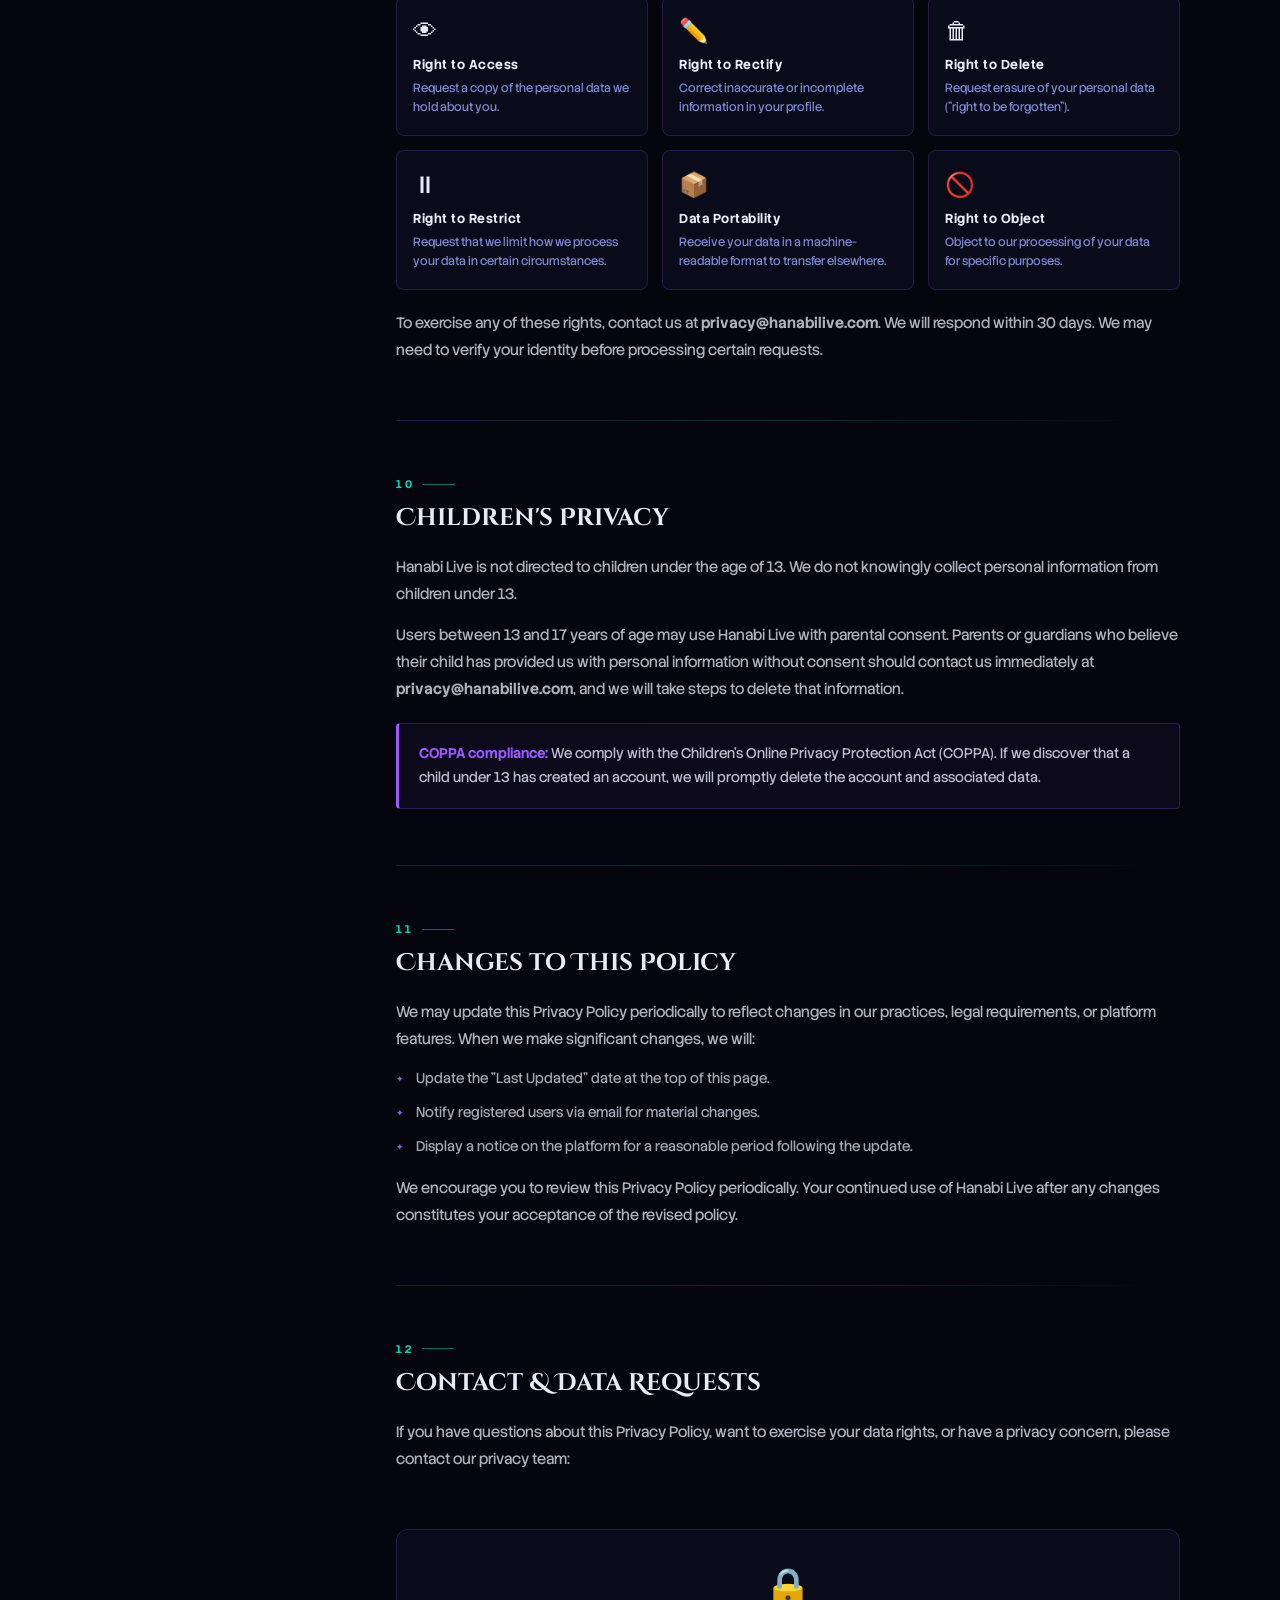
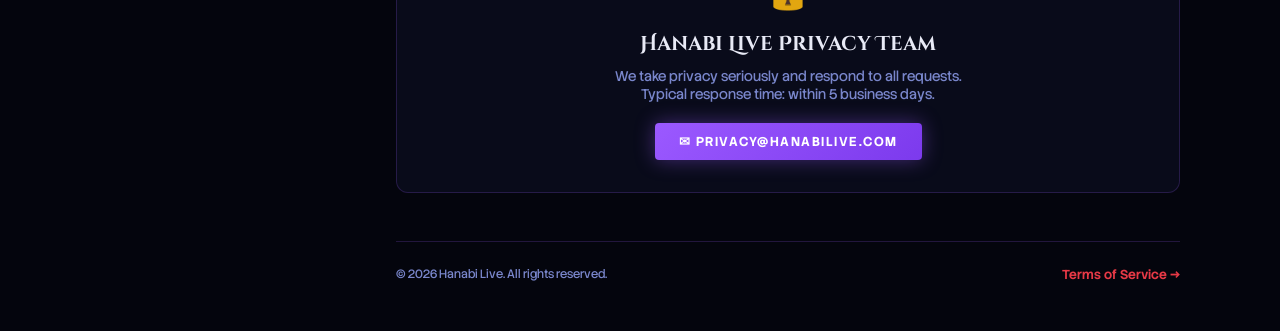
<file: public/pp.html>
<!DOCTYPE html>
<html lang="en">
<head>
<meta charset="UTF-8">
<meta name="viewport" content="width=device-width, initial-scale=1.0">
<title>Privacy Policy — Hanabi Live</title>
<link rel="preconnect" href="https://fonts.googleapis.com">
<link rel="icon" href="data:image/svg+xml,<svg xmlns=%22http://www.w3.org/2000/svg%22 viewBox=%220 0 100 100%22><text y=%22.9em%22 font-size=%2290%22>⛩</text></svg>">
<link href="https://fonts.googleapis.com/css2?family=Cinzel+Decorative:wght@400;700;900&family=Stack+Sans+Headline:wght@300;400;500;600;700&display=swap" rel="stylesheet">
<link rel="stylesheet" href="assets/css/main.css">
<link rel="canonical" href="pp.html">

<style>
body { padding-top: 70px; }

/* ── LEGAL PAGE HERO ── */
.legal-hero {
  position: relative;
  padding: 64px 60px 48px;
  border-bottom: 1px solid var(--border);
  overflow: hidden;
  z-index: 2;
}
.legal-hero::before {
  content: '';
  position: absolute; inset: 0;
  background:
    radial-gradient(ellipse 60% 80% at 0% 50%, rgba(155,89,255,0.07) 0%, transparent 60%),
    radial-gradient(ellipse 40% 60% at 100% 0%, rgba(0,212,184,0.06) 0%, transparent 60%);
  pointer-events: none;
}
.legal-hero-eyebrow {
  display: inline-flex; align-items: center; gap: 8px;
  font-size: 11px; font-weight: 700; letter-spacing: 3px;
  text-transform: uppercase; color: var(--accent-purple); margin-bottom: 16px;
}
.legal-hero-eyebrow::before { content: ''; width: 24px; height: 2px; background: var(--accent-purple); }
.legal-hero-title {
  font-family: 'Cinzel Decorative', serif;
  font-size: clamp(28px, 5vw, 56px); font-weight: 900; line-height: 1.1;
  margin-bottom: 16px;
}
.legal-hero-title span {
  background: linear-gradient(135deg, var(--accent-purple), var(--accent-teal));
  background-clip: text; -webkit-background-clip: text; -webkit-text-fill-color: transparent;
}
.legal-hero-meta {
  display: flex; align-items: center; gap: 24px; flex-wrap: wrap;
  font-size: 13px; color: var(--text-muted); font-weight: 500;
}
.legal-hero-meta span { display: flex; align-items: center; gap: 6px; }
.legal-hero-meta span::before { content: '●'; color: var(--accent-purple); font-size: 8px; }

/* ── LAYOUT ── */
.legal-layout {
  display: grid;
  grid-template-columns: 240px 1fr;
  gap: 0;
  max-width: 1200px;
  margin: 0 auto;
  padding: 48px 60px;
  position: relative; z-index: 2;
}

/* ── STICKY TOC ── */
.legal-toc {
  position: sticky;
  top: 90px;
  height: fit-content;
  padding-right: 40px;
  border-right: 1px solid var(--border);
}
.toc-title {
  font-size: 11px; font-weight: 700; letter-spacing: 3px;
  text-transform: uppercase; color: var(--text-muted); margin-bottom: 16px;
}
.toc-list { list-style: none; display: flex; flex-direction: column; gap: 4px; }
.toc-item a {
  display: block; padding: 7px 12px;
  font-size: 13px; font-weight: 600; color: var(--text-muted);
  text-decoration: none; border-radius: 4px;
  border-left: 2px solid transparent;
  transition: all 0.25s; letter-spacing: 0.3px;
}
.toc-item a:hover { color: var(--text-primary); background: rgba(255,255,255,0.04); }
.toc-item a.active { color: var(--accent-purple); border-left-color: var(--accent-purple); background: rgba(155,89,255,0.06); }

/* ── CONTENT ── */
.legal-content { padding-left: 56px; }

.legal-section {
  margin-bottom: 56px;
  scroll-margin-top: 90px;
  animation: fadeInUp 0.5s ease both;
}

.section-number {
  font-size: 11px; font-weight: 700; letter-spacing: 3px;
  text-transform: uppercase; color: var(--accent-teal);
  display: flex; align-items: center; gap: 8px; margin-bottom: 12px;
}
.section-number::after { content: ''; flex: 0 0 32px; height: 1px; background: var(--accent-teal); opacity: 0.5; }

.legal-section h2 {
  font-family: 'Cinzel Decorative', serif;
  font-size: clamp(18px, 2.5vw, 24px); font-weight: 700;
  color: var(--text-primary); margin-bottom: 20px; line-height: 1.3;
}
.legal-section p {
  font-size: 15px; color: rgba(232,234,246,0.75); line-height: 1.8;
  margin-bottom: 14px; font-weight: 400;
}
.legal-section ul {
  list-style: none; margin: 0 0 16px; padding: 0;
  display: flex; flex-direction: column; gap: 10px;
}
.legal-section ul li {
  font-size: 14px; color: rgba(232,234,246,0.7); line-height: 1.7;
  padding-left: 20px; position: relative;
}
.legal-section ul li::before {
  content: '✦'; position: absolute; left: 0;
  color: var(--accent-purple); font-size: 9px; top: 5px;
}

/* ── HIGHLIGHT BOXES ── */
.legal-highlight {
  background: rgba(155,89,255,0.06);
  border: 1px solid rgba(155,89,255,0.25);
  border-left: 3px solid var(--accent-purple);
  border-radius: 4px; padding: 18px 20px; margin: 20px 0;
  font-size: 14px; color: rgba(232,234,246,0.8); line-height: 1.7;
}
.legal-highlight strong { color: var(--accent-purple); }

.legal-info-box {
  background: rgba(0,212,184,0.05);
  border: 1px solid rgba(0,212,184,0.2);
  border-left: 3px solid var(--accent-teal);
  border-radius: 4px; padding: 18px 20px; margin: 20px 0;
  font-size: 14px; color: rgba(232,234,246,0.8); line-height: 1.7;
}
.legal-info-box strong { color: var(--accent-teal); }

/* ── DATA TABLE ── */
.data-table {
  width: 100%; border-collapse: collapse; margin: 20px 0;
  font-size: 13px;
}
.data-table th {
  text-align: left; padding: 10px 14px;
  background: rgba(155,89,255,0.1); color: var(--accent-purple);
  font-size: 11px; font-weight: 700; letter-spacing: 1.5px; text-transform: uppercase;
  border-bottom: 1px solid rgba(155,89,255,0.3);
}
.data-table td {
  padding: 12px 14px; color: rgba(232,234,246,0.7); line-height: 1.6;
  border-bottom: 1px solid rgba(255,255,255,0.04); vertical-align: top;
}
.data-table tr:last-child td { border-bottom: none; }
.data-table tr:hover td { background: rgba(255,255,255,0.02); }

/* ── SECTION DIVIDER ── */
.section-divider {
  width: 100%; height: 1px;
  background: linear-gradient(90deg, var(--accent-purple), var(--accent-teal), transparent);
  opacity: 0.2; margin: 56px 0;
}

/* ── RIGHTS CARDS ── */
.rights-grid {
  display: grid; grid-template-columns: repeat(auto-fill, minmax(220px, 1fr));
  gap: 14px; margin: 20px 0;
}
.right-card {
  background: var(--bg-card); border: 1px solid var(--border);
  border-radius: 8px; padding: 18px 16px; transition: border-color 0.3s;
}
.right-card:hover { border-color: var(--accent-purple); }
.right-card-icon { font-size: 24px; margin-bottom: 10px; display: block; }
.right-card-title { font-size: 13px; font-weight: 700; color: var(--text-primary); margin-bottom: 6px; letter-spacing: 0.5px; }
.right-card-desc { font-size: 12px; color: var(--text-muted); line-height: 1.6; }

/* ── CONTACT BOX ── */
.contact-box {
  background: var(--bg-card);
  border: 1px solid var(--border);
  border-radius: 12px; padding: 32px;
  text-align: center; margin-top: 48px;
}
.contact-box-icon { font-size: 40px; margin-bottom: 16px; display: block; }
.contact-box h3 {
  font-family: 'Cinzel Decorative', serif; font-size: 20px;
  margin-bottom: 10px;
}
.contact-box p { font-size: 14px; color: var(--text-muted); margin-bottom: 20px; }
.contact-box a {
  display: inline-flex; align-items: center; gap: 8px;
  padding: 10px 24px; border-radius: 4px;
  background: linear-gradient(135deg, var(--accent-purple), #7c3aed);
  color: #fff; text-decoration: none; font-weight: 700;
  font-size: 13px; letter-spacing: 1.5px; text-transform: uppercase;
  transition: all 0.3s; box-shadow: var(--glow-purple);
}
.contact-box a:hover { transform: translateY(-2px); box-shadow: 0 0 30px rgba(155,89,255,0.7); }

/* ── BACK TO TOP ── */
.back-top-btn {
  position: fixed; bottom: 30px; right: 30px; z-index: 500;
  width: 46px; height: 46px; border-radius: 50%;
  background: linear-gradient(135deg, var(--accent-purple), var(--accent-teal));
  border: none; color: #fff; font-size: 18px; cursor: pointer;
  box-shadow: var(--glow-teal); transition: all 0.3s;
  display: flex; align-items: center; justify-content: center;
  opacity: 0; transform: translateY(20px); pointer-events: none;
}
.back-top-btn.visible { opacity: 1; transform: translateY(0); pointer-events: all; }
.back-top-btn:hover { transform: translateY(-3px); box-shadow: 0 0 30px rgba(0,212,184,0.8); }

@media (max-width: 1024px) {
  .legal-layout { grid-template-columns: 1fr; padding: 32px 24px; }
  .legal-toc { display: none; }
  .legal-content { padding-left: 0; }
  .legal-hero { padding: 40px 24px 32px; }
  .rights-grid { grid-template-columns: 1fr 1fr; }
}
@media (max-width: 480px) {
  .rights-grid { grid-template-columns: 1fr; }
}
</style>

<!-- Open Graph -->
<meta property="og:type"        content="website">
<meta property="og:site_name"   content="Hanabi Live">
<meta property="og:title"       content="Hanabi Live — Free Anime Streaming">
<meta property="og:description" content="Watch 1200+ anime titles for free in HD. No subscription. Attack on Titan, Demon Slayer, One Piece and more.">
<meta property="og:image"       content="https://hanabilive.qzz.io/data/poster/bg.jpeg">
<meta property="og:url"         content="https://hanabilive.qzz.io/">

<!-- Twitter Card -->
<meta name="twitter:card"        content="summary_large_image">
<meta name="twitter:title"       content="Hanabi Live — Free Anime Streaming">
<meta name="twitter:description" content="Watch 1200+ anime titles free in HD. No subscription needed.">
<meta name="twitter:image"       content="https://hanabilive.qzz.io/data/poster/bg.jpeg">

</head>
<body>
<div class="noise-overlay"></div>

<!-- NAV -->
<nav id="mainNav">
  <a class="nav-logo" href="index.html">⛩ Hanabi Live</a>
  <div class="nav-links">
    <a class="nav-link" href="index.html">Home</a>
    <a class="nav-link" href="browse.html">Browse</a>
    <a class="nav-link" href="schedule.html">Schedule</a>
    <a class="nav-link" href="profile.html">Profile</a>
  </div>
  <div class="nav-auth">
    <a href="index.html" class="btn btn-outline" style="text-decoration:none;">← Back</a>
  </div>
  <!-- Hamburger (mobile only) -->
  <button class="nav-hamburger" id="navHamburger" aria-label="Toggle menu" onclick="toggleMobileNav()">
    <span></span><span></span><span></span>
  </button>
</nav>

<!-- Mobile Drawer -->
<div class="nav-mobile-drawer" id="navMobileDrawer">
  <a class="nav-link" href="index.html">🏠 Home</a>
  <a class="nav-link" href="browse.html">🔍 Browse</a>
  <a class="nav-link" href="schedule.html">📅 Schedule</a>
  <a class="nav-link" href="profile.html">👤 Profile</a>
  <div class="nav-mobile-auth" id="navMobileAuth">
    <button class="btn btn-outline" onclick="openModal('login');toggleMobileNav()">Log In</button>
    <button class="btn btn-primary" onclick="openModal('register');toggleMobileNav()">Sign Up</button>
  </div>
</div>

<!-- HERO -->
<div class="legal-hero">
  <div class="legal-hero-eyebrow">🔒 Legal</div>
  <h1 class="legal-hero-title">Privacy <span>Policy</span></h1>
  <div class="legal-hero-meta">
    <span>Effective: January 1, 2026</span>
    <span>Last updated: May 2026</span>
    <span>Version 2.1</span>
  </div>
</div>

<!-- LAYOUT -->
<div class="legal-layout">

  <!-- TOC -->
  <nav class="legal-toc" id="tocNav">
    <div class="toc-title">Contents</div>
    <ul class="toc-list">
      <li class="toc-item"><a href="#overview" class="active">1. Overview</a></li>
      <li class="toc-item"><a href="#collection">2. Data We Collect</a></li>
      <li class="toc-item"><a href="#use">3. How We Use Data</a></li>
      <li class="toc-item"><a href="#sharing">4. Data Sharing</a></li>
      <li class="toc-item"><a href="#firebase">5. Firebase & Google</a></li>
      <li class="toc-item"><a href="#cookies">6. Cookies & Storage</a></li>
      <li class="toc-item"><a href="#security">7. Data Security</a></li>
      <li class="toc-item"><a href="#retention">8. Data Retention</a></li>
      <li class="toc-item"><a href="#rights">9. Your Rights</a></li>
      <li class="toc-item"><a href="#children">10. Children</a></li>
      <li class="toc-item"><a href="#changes-pp">11. Changes</a></li>
      <li class="toc-item"><a href="#contact-pp">12. Contact</a></li>
    </ul>
  </nav>

  <!-- CONTENT -->
  <div class="legal-content">

    <div class="legal-highlight">
      <strong>Your privacy matters.</strong> This policy explains what data Hanabi Live collects, why we collect it, and how you can control it. We believe in transparency and minimal data collection.
    </div>

    <div class="legal-section" id="overview">
      <div class="section-number">01</div>
      <h2>Overview</h2>
      <p>Hanabi Live ("we," "our," or "us") is committed to protecting your personal information. This Privacy Policy describes how we collect, use, disclose, and safeguard information when you use our anime streaming platform.</p>
      <p>We use Firebase (a Google service) to handle authentication and data storage. By using Hanabi Live, you also agree to Google's data practices as described in their Privacy Policy, which we reference in Section 5.</p>
      <p>This policy applies to all users of Hanabi Live regardless of how you access the service — via web browser, mobile browser, or any future application.</p>
    </div>

    <div class="section-divider"></div>

    <div class="legal-section" id="collection">
      <div class="section-number">02</div>
      <h2>Data We Collect</h2>
      <p>We collect information in three ways: information you provide directly, information collected automatically, and information from third parties (Google).</p>

      <table class="data-table">
        <thead>
          <tr>
            <th>Category</th>
            <th>Data Collected</th>
            <th>Source</th>
          </tr>
        </thead>
        <tbody>
          <tr>
            <td><strong style="color:var(--accent-teal)">Account</strong></td>
            <td>Name, email address, profile photo, Google UID</td>
            <td>Google Sign-In</td>
          </tr>
          <tr>
            <td><strong style="color:var(--accent-teal)">Profile</strong></td>
            <td>Custom profile photo (base64), display name preferences</td>
            <td>You (optional)</td>
          </tr>
          <tr>
            <td><strong style="color:var(--accent-teal)">Activity</strong></td>
            <td>Favorited anime IDs, watch history, comments posted</td>
            <td>Your usage</td>
          </tr>
          <tr>
            <td><strong style="color:var(--accent-teal)">Technical</strong></td>
            <td>Browser type, device type, IP address, pages visited, timestamps</td>
            <td>Automatic</td>
          </tr>
          <tr>
            <td><strong style="color:var(--accent-teal)">Local Storage</strong></td>
            <td>Cached profile data, favorites list, comment history</td>
            <td>Your browser</td>
          </tr>
        </tbody>
      </table>

      <div class="legal-info-box">
        <strong>We do not collect:</strong> Payment information (we have no paid tiers), government IDs, precise location data, or sensitive personal information beyond what is listed above.
      </div>
    </div>

    <div class="section-divider"></div>

    <div class="legal-section" id="use">
      <div class="section-number">03</div>
      <h2>How We Use Your Data</h2>
      <p>We use the information we collect for the following purposes:</p>
      <ul>
        <li><strong>Service provision:</strong> To create and manage your account, display your profile, and enable platform features like favorites and comments.</li>
        <li><strong>Personalization:</strong> To remember your preferences, watch history, and favorites across sessions.</li>
        <li><strong>Security:</strong> To detect and prevent fraud, unauthorized access, and abuse of our platform.</li>
        <li><strong>Communication:</strong> To send you important service updates, policy changes, or security alerts (no marketing emails unless opted in).</li>
        <li><strong>Analytics:</strong> To understand how our platform is used so we can improve it. Analytics data is aggregated and anonymized where possible.</li>
        <li><strong>Legal compliance:</strong> To comply with applicable laws, regulations, and lawful government requests.</li>
      </ul>
      <p>We do not use your data for targeted advertising, sell it to data brokers, or share it for marketing purposes.</p>
    </div>

    <div class="section-divider"></div>

    <div class="legal-section" id="sharing">
      <div class="section-number">04</div>
      <h2>Data Sharing & Disclosure</h2>
      <p>We do not sell your personal data. We may share your information only in the following limited circumstances:</p>
      <ul>
        <li><strong>Service providers:</strong> With trusted partners who help us operate the platform (e.g., Firebase/Google for database and authentication). These partners are bound by data processing agreements.</li>
        <li><strong>Legal requirements:</strong> When required by law, subpoena, or government request, or to protect the rights and safety of Hanabi Live, our users, or the public.</li>
        <li><strong>Business transfers:</strong> In the event of a merger, acquisition, or sale of assets, your data may be transferred. We will notify you before this happens.</li>
        <li><strong>With your consent:</strong> In any other circumstances, only with your explicit permission.</li>
      </ul>
      <div class="legal-highlight">
        <strong>Public content:</strong> Comments you post on Hanabi Live are visible to all users of the platform. Please do not include personal information in public comments.
      </div>
    </div>

    <div class="section-divider"></div>

    <div class="legal-section" id="firebase">
      <div class="section-number">05</div>
      <h2>Firebase & Google Services</h2>
      <p>Hanabi Live uses Firebase, a Google platform, for authentication, database storage, and related services. When you sign in with Google, Firebase processes your authentication data according to Google's Privacy Policy.</p>
      <p>The Firebase services we use include:</p>
      <ul>
        <li><strong>Firebase Authentication:</strong> Manages your sign-in via Google OAuth. Google processes your email, name, and profile photo to verify your identity.</li>
        <li><strong>Cloud Firestore:</strong> Stores your profile data, favorites, and account metadata in Google's secure cloud infrastructure.</li>
      </ul>
      <p>Google's data centers are located primarily in the United States. By using Hanabi Live, you acknowledge that your data may be transferred to and processed in the US or other countries where Google operates data centers.</p>
      <p>You can review Google's Privacy Policy at <strong>policies.google.com/privacy</strong> and Firebase's terms at <strong>firebase.google.com/terms</strong>.</p>
    </div>

    <div class="section-divider"></div>

    <div class="legal-section" id="cookies">
      <div class="section-number">06</div>
      <h2>Cookies & Local Storage</h2>
      <p>Hanabi Live uses browser localStorage (not traditional cookies) to enhance your experience. Here's what we store locally in your browser:</p>
      <ul>
        <li><strong>hbProfile:</strong> Cached profile data (name, photo, favorites) for fast loading without repeated network requests.</li>
        <li><strong>hbFavs:</strong> Your favorited anime IDs for offline-first access.</li>
        <li><strong>hbComments:</strong> Locally cached comments for the current session.</li>
        <li><strong>hbUid:</strong> Your Firebase user ID to maintain session state.</li>
      </ul>
      <p>Firebase may also set authentication cookies in your browser. These are essential for keeping you logged in and cannot be disabled without logging out.</p>
      <p>You can clear all locally stored data at any time by clearing your browser's local storage or by signing out and using your browser's privacy tools.</p>
      <div class="legal-info-box">
        <strong>No tracking pixels or third-party ad cookies.</strong> We do not use advertising networks, retargeting pixels, or cross-site tracking technologies.
      </div>
    </div>

    <div class="section-divider"></div>

    <div class="legal-section" id="security">
      <div class="section-number">07</div>
      <h2>Data Security</h2>
      <p>We take the security of your personal information seriously. We implement a range of technical and organizational measures to protect your data:</p>
      <ul>
        <li>All data transmission between your browser and our services is encrypted via HTTPS/TLS.</li>
        <li>Firebase Firestore is secured with Firebase Security Rules that restrict access to authorized users only.</li>
        <li>Profile photos are stored as base64 strings within Firestore, encrypted at rest by Google.</li>
        <li>We do not store passwords — authentication is handled entirely by Google OAuth.</li>
        <li>Access to our Firebase project is restricted to authorized administrators with multi-factor authentication.</li>
      </ul>
      <p>Despite these measures, no security system is impenetrable. If you discover a security vulnerability, please report it responsibly to <strong>security@hanabilive.com</strong>.</p>
    </div>

    <div class="section-divider"></div>

    <div class="legal-section" id="retention">
      <div class="section-number">08</div>
      <h2>Data Retention</h2>
      <p>We retain your personal data for as long as your account is active or as needed to provide you with our services.</p>
      <ul>
        <li><strong>Active accounts:</strong> Data is retained indefinitely while your account remains active.</li>
        <li><strong>Deleted accounts:</strong> Upon account deletion, we will delete or anonymize your personal data within 30 days, except where retention is required by law.</li>
        <li><strong>Inactive accounts:</strong> Accounts with no activity for 24+ months may be flagged for deletion. We will notify you via email before any deletion.</li>
        <li><strong>Comments:</strong> Public comments may remain visible after account deletion in anonymized form.</li>
        <li><strong>Logs:</strong> System and access logs may be retained for up to 90 days for security purposes.</li>
      </ul>
    </div>

    <div class="section-divider"></div>

    <div class="legal-section" id="rights">
      <div class="section-number">09</div>
      <h2>Your Privacy Rights</h2>
      <p>Depending on your location, you may have certain rights regarding your personal data. We honor these rights for all users, regardless of jurisdiction:</p>

      <div class="rights-grid">
        <div class="right-card">
          <span class="right-card-icon">👁</span>
          <div class="right-card-title">Right to Access</div>
          <div class="right-card-desc">Request a copy of the personal data we hold about you.</div>
        </div>
        <div class="right-card">
          <span class="right-card-icon">✏️</span>
          <div class="right-card-title">Right to Rectify</div>
          <div class="right-card-desc">Correct inaccurate or incomplete information in your profile.</div>
        </div>
        <div class="right-card">
          <span class="right-card-icon">🗑</span>
          <div class="right-card-title">Right to Delete</div>
          <div class="right-card-desc">Request erasure of your personal data ("right to be forgotten").</div>
        </div>
        <div class="right-card">
          <span class="right-card-icon">⏸</span>
          <div class="right-card-title">Right to Restrict</div>
          <div class="right-card-desc">Request that we limit how we process your data in certain circumstances.</div>
        </div>
        <div class="right-card">
          <span class="right-card-icon">📦</span>
          <div class="right-card-title">Data Portability</div>
          <div class="right-card-desc">Receive your data in a machine-readable format to transfer elsewhere.</div>
        </div>
        <div class="right-card">
          <span class="right-card-icon">🚫</span>
          <div class="right-card-title">Right to Object</div>
          <div class="right-card-desc">Object to our processing of your data for specific purposes.</div>
        </div>
      </div>

      <p>To exercise any of these rights, contact us at <strong>privacy@hanabilive.com</strong>. We will respond within 30 days. We may need to verify your identity before processing certain requests.</p>
    </div>

    <div class="section-divider"></div>

    <div class="legal-section" id="children">
      <div class="section-number">10</div>
      <h2>Children's Privacy</h2>
      <p>Hanabi Live is not directed to children under the age of 13. We do not knowingly collect personal information from children under 13.</p>
      <p>Users between 13 and 17 years of age may use Hanabi Live with parental consent. Parents or guardians who believe their child has provided us with personal information without consent should contact us immediately at <strong>privacy@hanabilive.com</strong>, and we will take steps to delete that information.</p>
      <div class="legal-highlight">
        <strong>COPPA compliance:</strong> We comply with the Children's Online Privacy Protection Act (COPPA). If we discover that a child under 13 has created an account, we will promptly delete the account and associated data.
      </div>
    </div>

    <div class="section-divider"></div>

    <div class="legal-section" id="changes-pp">
      <div class="section-number">11</div>
      <h2>Changes to This Policy</h2>
      <p>We may update this Privacy Policy periodically to reflect changes in our practices, legal requirements, or platform features. When we make significant changes, we will:</p>
      <ul>
        <li>Update the "Last Updated" date at the top of this page.</li>
        <li>Notify registered users via email for material changes.</li>
        <li>Display a notice on the platform for a reasonable period following the update.</li>
      </ul>
      <p>We encourage you to review this Privacy Policy periodically. Your continued use of Hanabi Live after any changes constitutes your acceptance of the revised policy.</p>
    </div>

    <div class="section-divider"></div>

    <div class="legal-section" id="contact-pp">
      <div class="section-number">12</div>
      <h2>Contact & Data Requests</h2>
      <p>If you have questions about this Privacy Policy, want to exercise your data rights, or have a privacy concern, please contact our privacy team:</p>
    </div>

    <div class="contact-box">
      <span class="contact-box-icon">🔒</span>
      <h3>Hanabi Live Privacy Team</h3>
      <p>We take privacy seriously and respond to all requests.<br>Typical response time: within 5 business days.</p>
      <a href="mailto:privacy@hanabilive.com">✉ privacy@hanabilive.com</a>
    </div>

    <div style="margin-top: 48px; padding-top: 24px; border-top: 1px solid var(--border); display: flex; align-items: center; justify-content: space-between; flex-wrap: wrap; gap: 16px;">
      <span style="font-size: 12px; color: var(--text-muted);">© 2026 Hanabi Live. All rights reserved.</span>
      <a href="tos.html" style="font-size: 13px; color: var(--accent-red); font-weight: 600; text-decoration: none;">Terms of Service →</a>
    </div>

  </div>
</div>

<!-- Back to Top -->
<button class="back-top-btn" id="backTopBtn" onclick="window.scrollTo({top:0,behavior:'smooth'})">↑</button>

<script>

// ─── MOBILE NAV TOGGLE ───
function toggleMobileNav() {
  const btn    = document.getElementById('navHamburger');
  const drawer = document.getElementById('navMobileDrawer');
  const isOpen = drawer.classList.contains('open');
  btn.classList.toggle('open', !isOpen);
  drawer.classList.toggle('open', !isOpen);
  // Prevent body scroll when drawer open
  document.body.style.overflow = isOpen ? '' : 'hidden';
}
window.toggleMobileNav = toggleMobileNav;

// Close drawer on resize to desktop
window.addEventListener('resize', () => {
  if (window.innerWidth > 768) {
    document.getElementById('navHamburger')?.classList.remove('open');
    document.getElementById('navMobileDrawer')?.classList.remove('open');
    document.body.style.overflow = '';
  }
});

// Close drawer when clicking outside
document.addEventListener('click', (e) => {
  const drawer = document.getElementById('navMobileDrawer');
  const btn    = document.getElementById('navHamburger');
  if (drawer?.classList.contains('open') && !drawer.contains(e.target) && !btn.contains(e.target)) {
    toggleMobileNav();
  }
});

// Sync mobile auth area with auth state
document.addEventListener('authStateChanged', (e) => {
  const user = e.detail;
  const mobileAuth = document.getElementById('navMobileAuth');
  if (!mobileAuth) return;
  if (user) {
    const profile = window.getProfileCache?.() || {};
    const name = profile.name || user.displayName || 'User';
    mobileAuth.innerHTML = `
      <a class="btn btn-outline" href="profile.html" style="text-decoration:none;flex:1;text-align:center;">👤 ${name}</a>
      <button class="btn btn-primary" onclick="doSignOut()" style="flex:1;">Sign Out</button>`;
  } else {
    mobileAuth.innerHTML = `
      <button class="btn btn-outline" onclick="openModal('login');toggleMobileNav()" style="flex:1;">Log In</button>
      <button class="btn btn-primary" onclick="openModal('register');toggleMobileNav()" style="flex:1;">Sign Up</button>`;
  }
});

// TOC active state on scroll
const sections = document.querySelectorAll('.legal-section[id]');
const tocLinks  = document.querySelectorAll('.toc-item a');
const backBtn   = document.getElementById('backTopBtn');

window.addEventListener('scroll', () => {
  let current = '';
  sections.forEach(s => { if (window.scrollY >= s.offsetTop - 110) current = s.id; });
  tocLinks.forEach(a => {
    a.classList.toggle('active', a.getAttribute('href') === '#' + current);
  });
  backBtn.classList.toggle('visible', window.scrollY > 400);
});
</script>
</body>
</html>
</file>
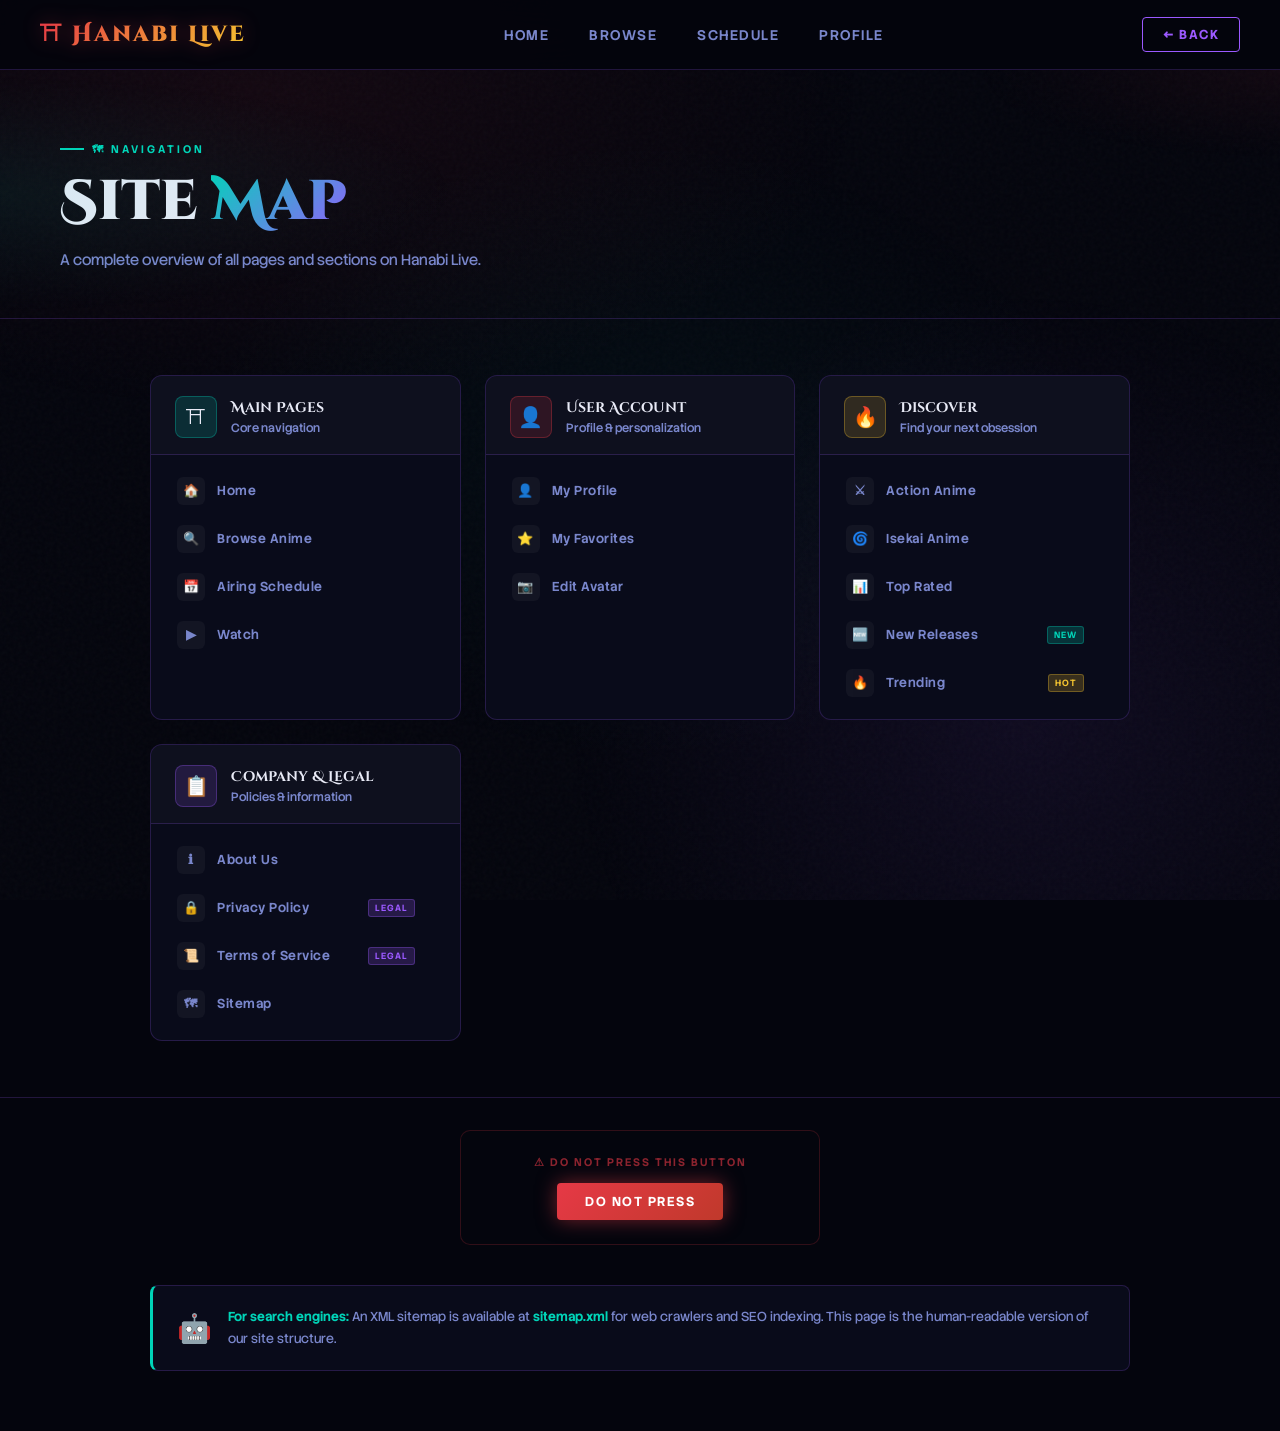
<file: public/sitemap.html>
<!DOCTYPE html>
<html lang="en">
<head>
<meta charset="UTF-8">
<meta name="viewport" content="width=device-width, initial-scale=1.0">
<title>Sitemap — Hanabi Live</title>
<link rel="preconnect" href="https://fonts.googleapis.com">
<link rel="icon" href="data:image/svg+xml,<svg xmlns=%22http://www.w3.org/2000/svg%22 viewBox=%220 0 100 100%22><text y=%22.9em%22 font-size=%2290%22>⛩</text></svg>">
<link href="https://fonts.googleapis.com/css2?family=Cinzel+Decorative:wght@400;700;900&family=Stack+Sans+Headline:wght@300;400;500;600;700&display=swap" rel="stylesheet">
<link rel="stylesheet" href="assets/css/main.css">
<link rel="canonical" href="https://hanabilive.qzz.io/sitemap.html">

<style>
body { padding-top: 70px; }

.sitemap-hero {
  position: relative;
  padding: 64px 60px 48px;
  border-bottom: 1px solid var(--border);
  overflow: hidden;
  z-index: 2;
}
.sitemap-hero::before {
  content: '';
  position: absolute; inset: 0;
  background:
    radial-gradient(ellipse 60% 80% at 0% 50%, rgba(0,212,184,0.07) 0%, transparent 60%),
    radial-gradient(ellipse 40% 60% at 100% 0%, rgba(230,57,70,0.06) 0%, transparent 60%);
  pointer-events: none;
}
.sitemap-eyebrow {
  display: inline-flex; align-items: center; gap: 8px;
  font-size: 11px; font-weight: 700; letter-spacing: 3px;
  text-transform: uppercase; color: var(--accent-teal); margin-bottom: 16px;
}
.sitemap-eyebrow::before { content: ''; width: 24px; height: 2px; background: var(--accent-teal); }
.sitemap-hero-title {
  font-family: 'Cinzel Decorative', serif;
  font-size: clamp(28px, 5vw, 56px); font-weight: 900; line-height: 1.1;
  margin-bottom: 16px;
}
.sitemap-hero-title span {
  background: linear-gradient(135deg, var(--accent-teal), var(--accent-purple));
  background-clip: text; -webkit-background-clip: text; -webkit-text-fill-color: transparent;
}
.sitemap-sub { font-size: 15px; color: var(--text-muted); font-weight: 400; }

/* ── SITEMAP GRID ── */
.sitemap-body {
  max-width: 1100px;
  margin: 0 auto;
  padding: 56px 60px;
  position: relative; z-index: 2;
  display: grid;
  grid-template-columns: repeat(auto-fill, minmax(280px, 1fr));
  gap: 24px;
}

.sitemap-card {
  background: var(--bg-card);
  border: 1px solid var(--border);
  border-radius: 12px;
  overflow: hidden;
  transition: border-color 0.3s, transform 0.3s, box-shadow 0.3s;
}
.sitemap-card:hover {
  border-color: var(--accent-teal);
  transform: translateY(-4px);
  box-shadow: 0 16px 40px rgba(0,0,0,0.4), 0 0 20px rgba(0,212,184,0.15);
}

.sitemap-card-header {
  padding: 20px 24px 16px;
  border-bottom: 1px solid var(--border);
  display: flex; align-items: center; gap: 14px;
  background: rgba(255,255,255,0.02);
}
.sitemap-card-icon {
  width: 42px; height: 42px; border-radius: 8px;
  display: flex; align-items: center; justify-content: center;
  font-size: 20px; flex-shrink: 0;
}
.sitemap-card-icon.teal   { background: rgba(0,212,184,0.15); border: 1px solid rgba(0,212,184,0.3); }
.sitemap-card-icon.red    { background: rgba(230,57,70,0.15); border: 1px solid rgba(230,57,70,0.3); }
.sitemap-card-icon.purple { background: rgba(155,89,255,0.15); border: 1px solid rgba(155,89,255,0.3); }
.sitemap-card-icon.gold   { background: rgba(244,196,48,0.15); border: 1px solid rgba(244,196,48,0.3); }

.sitemap-card-header-info { flex: 1; }
.sitemap-card-title {
  font-family: 'Cinzel Decorative', serif;
  font-size: 14px; font-weight: 700; color: var(--text-primary); margin-bottom: 3px;
}
.sitemap-card-desc { font-size: 12px; color: var(--text-muted); font-weight: 500; }

.sitemap-card-links { padding: 12px 0; }
.sitemap-link {
  display: flex; align-items: center; gap: 12px;
  padding: 10px 24px;
  text-decoration: none;
  color: var(--text-muted);
  font-size: 13px; font-weight: 600; letter-spacing: 0.5px;
  transition: all 0.2s;
  border-left: 2px solid transparent;
  position: relative;
}
.sitemap-link:hover {
  color: var(--text-primary);
  background: rgba(255,255,255,0.04);
  border-left-color: var(--accent-teal);
  padding-left: 28px;
}
.sitemap-link-icon {
  width: 28px; height: 28px; border-radius: 6px;
  background: rgba(255,255,255,0.04);
  display: flex; align-items: center; justify-content: center;
  font-size: 13px; flex-shrink: 0;
  transition: background 0.2s;
}
.sitemap-link:hover .sitemap-link-icon {
  background: rgba(0,212,184,0.12);
}
.sitemap-link-label { flex: 1; }
.sitemap-link-arrow {
  font-size: 10px; color: var(--text-muted); opacity: 0;
  transition: opacity 0.2s, transform 0.2s;
}
.sitemap-link:hover .sitemap-link-arrow { opacity: 1; transform: translateX(3px); }

.sitemap-link-badge {
  font-size: 9px; font-weight: 700; letter-spacing: 1px; text-transform: uppercase;
  padding: 2px 6px; border-radius: 3px;
}
.sitemap-link-badge.new   { background: rgba(0,212,184,0.2); color: var(--accent-teal); border: 1px solid rgba(0,212,184,0.3); }
.sitemap-link-badge.hot   { background: rgba(244,196,48,0.2); color: var(--accent-gold); border: 1px solid rgba(244,196,48,0.3); }
.sitemap-link-badge.legal { background: rgba(155,89,255,0.2); color: var(--accent-purple); border: 1px solid rgba(155,89,255,0.3); }

/* ── BOTTOM INFO ── */
.sitemap-footer-note {
  max-width: 1100px;
  margin: 0 auto;
  padding: 0 60px 60px;
  position: relative; z-index: 2;
}
.sitemap-xml-box {
  background: var(--bg-card);
  border: 1px solid var(--border);
  border-left: 3px solid var(--accent-teal);
  border-radius: 8px; padding: 20px 24px;
  display: flex; align-items: center; gap: 16px;
}
.sitemap-xml-icon { font-size: 28px; flex-shrink: 0; }
.sitemap-xml-text { font-size: 13px; color: var(--text-muted); line-height: 1.7; }
.sitemap-xml-text strong { color: var(--accent-teal); }

@media (max-width: 768px) {
  .sitemap-hero { padding: 40px 24px 32px; }
  .sitemap-body { padding: 32px 20px; grid-template-columns: 1fr; }
  .sitemap-footer-note { padding: 0 20px 40px; }
}

/* Ad Zone */
.ad-zone-wrap {
  border-top: 1px solid var(--border);
  padding: 32px 60px 40px;
  position: relative; z-index: 2;
}
.ad-zone-label {
  font-size: 10px; font-weight: 700; letter-spacing: 2px;
  text-transform: uppercase; color: var(--text-muted);
  text-align: center; margin-bottom: 12px; opacity: 0.5;
}
.do-not-press-wrap {
  display: flex; flex-direction: column; align-items: center; gap: 14px;
  padding: 24px; background: var(--bg-deep);
  border: 1px solid rgba(230,57,70,0.2); border-radius: 10px;
  max-width: 360px; margin: 0 auto;
}
.dnp-label {
  font-size: 11px; font-weight: 700; letter-spacing: 2px;
  text-transform: uppercase; color: rgba(230,57,70,0.6);
}
.dnp-btn {
  padding: 10px 28px; border-radius: 4px;
  background: linear-gradient(135deg, var(--accent-red), #c0392b);
  border: none; color: #fff; font-family: 'Stack Sans Headline', sans-serif;
  font-size: 13px; font-weight: 700; letter-spacing: 1.5px;
  text-transform: uppercase; cursor: pointer;
  box-shadow: var(--glow-red); transition: transform 0.2s;
  text-decoration: none; display: inline-block;
}
.dnp-btn:hover { transform: translateY(-2px); }
.dnp-msg {
  font-size: 13px; font-weight: 600;
  color: var(--accent-gold); text-align: center;
  letter-spacing: 0.5px; line-height: 1.5;
  display: none;
}
.dnp-msg.show { display: block; animation: fadeMsg 0.4s ease; }
@keyframes fadeMsg {
  from { opacity: 0; transform: translateY(6px); }
  to   { opacity: 1; transform: translateY(0); }
}
@media (max-width: 768px) {
  .ad-zone-wrap { padding: 24px 16px 32px; }
}
</style>

<!-- Open Graph -->
<meta property="og:type"        content="website">
<meta property="og:site_name"   content="Hanabi Live">
<meta property="og:title"       content="Hanabi Live — Free Anime Streaming">
<meta property="og:description" content="Watch 1200+ anime titles for free in HD. No subscription. Attack on Titan, Demon Slayer, One Piece and more.">
<meta property="og:image"       content="https://hanabilive.qzz.io/data/poster/bg.jpeg">
<meta property="og:url"         content="https://hanabilive.qzz.io/">

<!-- Twitter Card -->
<meta name="twitter:card"        content="summary_large_image">
<meta name="twitter:title"       content="Hanabi Live — Free Anime Streaming">
<meta name="twitter:description" content="Watch 1200+ anime titles free in HD. No subscription needed.">
<meta name="twitter:image"       content="https://hanabilive.qzz.io/data/poster/bg.jpeg">
</head>

<!-- AD -->
<script src="https://quge5.com/88/tag.min.js" data-zone="246019" async data-cfasync="false"></script>

<body>
<div class="noise-overlay"></div>

<!-- NAV -->
<nav id="mainNav">
  <a class="nav-logo" href="index.html">⛩ Hanabi Live</a>
  <div class="nav-links">
    <a class="nav-link" href="index.html">Home</a>
    <a class="nav-link" href="browse.html">Browse</a>
    <a class="nav-link" href="schedule.html">Schedule</a>
    <a class="nav-link" href="profile.html">Profile</a>
  </div>
  <div class="nav-auth">
    <a href="index.html" class="btn btn-outline" style="text-decoration:none;">← Back</a>
  </div>
  <!-- Hamburger (mobile only) -->
  <button class="nav-hamburger" id="navHamburger" aria-label="Toggle menu" onclick="toggleMobileNav()">
    <span></span><span></span><span></span>
  </button>
</nav>

<!-- Mobile Drawer -->
<div class="nav-mobile-drawer" id="navMobileDrawer">
  <a class="nav-link" href="index.html">🏠 Home</a>
  <a class="nav-link" href="browse.html">🔍 Browse</a>
  <a class="nav-link" href="schedule.html">📅 Schedule</a>
  <a class="nav-link" href="profile.html">👤 Profile</a>
  <div class="nav-mobile-auth" id="navMobileAuth">
    <button class="btn btn-outline" onclick="openModal('login');toggleMobileNav()">Log In</button>
    <button class="btn btn-primary" onclick="openModal('register');toggleMobileNav()">Sign Up</button>
  </div>
</div>

<!-- HERO -->
<div class="sitemap-hero">
  <div class="sitemap-eyebrow">🗺 Navigation</div>
  <h1 class="sitemap-hero-title">Site <span>Map</span></h1>
  <p class="sitemap-sub">A complete overview of all pages and sections on Hanabi Live.</p>
</div>

<!-- SITEMAP GRID -->
<div class="sitemap-body">

  <!-- Main Pages -->
  <div class="sitemap-card">
    <div class="sitemap-card-header">
      <div class="sitemap-card-icon teal">⛩</div>
      <div class="sitemap-card-header-info">
        <div class="sitemap-card-title">Main Pages</div>
        <div class="sitemap-card-desc">Core navigation</div>
      </div>
    </div>
    <div class="sitemap-card-links">
      <a class="sitemap-link" href="index.html">
        <div class="sitemap-link-icon">🏠</div>
        <span class="sitemap-link-label">Home</span>
        <span class="sitemap-link-arrow">→</span>
      </a>
      <a class="sitemap-link" href="browse.html">
        <div class="sitemap-link-icon">🔍</div>
        <span class="sitemap-link-label">Browse Anime</span>
        <span class="sitemap-link-arrow">→</span>
      </a>
      <a class="sitemap-link" href="schedule.html">
        <div class="sitemap-link-icon">📅</div>
        <span class="sitemap-link-label">Airing Schedule</span>
        <span class="sitemap-link-arrow">→</span>
      </a>
      <a class="sitemap-link" href="watch.html">
        <div class="sitemap-link-icon">▶</div>
        <span class="sitemap-link-label">Watch</span>
        <span class="sitemap-link-arrow">→</span>
      </a>
    </div>
  </div>

  <!-- User Account -->
  <div class="sitemap-card">
    <div class="sitemap-card-header">
      <div class="sitemap-card-icon red">👤</div>
      <div class="sitemap-card-header-info">
        <div class="sitemap-card-title">User Account</div>
        <div class="sitemap-card-desc">Profile & personalization</div>
      </div>
    </div>
    <div class="sitemap-card-links">
      <a class="sitemap-link" href="profile.html">
        <div class="sitemap-link-icon">👤</div>
        <span class="sitemap-link-label">My Profile</span>
        <span class="sitemap-link-arrow">→</span>
      </a>
      <a class="sitemap-link" href="profile.html">
        <div class="sitemap-link-icon">⭐</div>
        <span class="sitemap-link-label">My Favorites</span>
        <span class="sitemap-link-arrow">→</span>
      </a>
      <a class="sitemap-link" href="profile.html">
        <div class="sitemap-link-icon">📷</div>
        <span class="sitemap-link-label">Edit Avatar</span>
        <span class="sitemap-link-arrow">→</span>
      </a>
    </div>
  </div>

  <!-- Discover -->
  <div class="sitemap-card">
    <div class="sitemap-card-header">
      <div class="sitemap-card-icon gold">🔥</div>
      <div class="sitemap-card-header-info">
        <div class="sitemap-card-title">Discover</div>
        <div class="sitemap-card-desc">Find your next obsession</div>
      </div>
    </div>
    <div class="sitemap-card-links">
      <a class="sitemap-link" href="browse.html?genre=Action">
        <div class="sitemap-link-icon">⚔</div>
        <span class="sitemap-link-label">Action Anime</span>
        <span class="sitemap-link-arrow">→</span>
      </a>
      <a class="sitemap-link" href="browse.html?genre=Isekai">
        <div class="sitemap-link-icon">🌀</div>
        <span class="sitemap-link-label">Isekai Anime</span>
        <span class="sitemap-link-arrow">→</span>
      </a>
      <a class="sitemap-link" href="browse.html?sort=score">
        <div class="sitemap-link-icon">📊</div>
        <span class="sitemap-link-label">Top Rated</span>
        <span class="sitemap-link-arrow">→</span>
      </a>
      <a class="sitemap-link" href="browse.html?badge=new">
        <div class="sitemap-link-icon">🆕</div>
        <span class="sitemap-link-label">New Releases</span>
        <span class="sitemap-link-badge new">NEW</span>
        <span class="sitemap-link-arrow">→</span>
      </a>
      <a class="sitemap-link" href="browse.html?badge=hot">
        <div class="sitemap-link-icon">🔥</div>
        <span class="sitemap-link-label">Trending</span>
        <span class="sitemap-link-badge hot">HOT</span>
        <span class="sitemap-link-arrow">→</span>
      </a>
    </div>
  </div>

  <!-- Company / Legal -->
  <div class="sitemap-card">
    <div class="sitemap-card-header">
      <div class="sitemap-card-icon purple">📋</div>
      <div class="sitemap-card-header-info">
        <div class="sitemap-card-title">Company & Legal</div>
        <div class="sitemap-card-desc">Policies & information</div>
      </div>
    </div>
    <div class="sitemap-card-links">
      <a class="sitemap-link" href="about.html">
        <div class="sitemap-link-icon">ℹ</div>
        <span class="sitemap-link-label">About Us</span>
        <span class="sitemap-link-arrow">→</span>
      </a>
      <a class="sitemap-link" href="pp.html">
        <div class="sitemap-link-icon">🔒</div>
        <span class="sitemap-link-label">Privacy Policy</span>
        <span class="sitemap-link-badge legal">LEGAL</span>
        <span class="sitemap-link-arrow">→</span>
      </a>
      <a class="sitemap-link" href="tos.html">
        <div class="sitemap-link-icon">📜</div>
        <span class="sitemap-link-label">Terms of Service</span>
        <span class="sitemap-link-badge legal">LEGAL</span>
        <span class="sitemap-link-arrow">→</span>
      </a>
      <a class="sitemap-link" href="sitemap.html">
        <div class="sitemap-link-icon">🗺</div>
        <span class="sitemap-link-label">Sitemap</span>
        <span class="sitemap-link-arrow">→</span>
      </a>
    </div>
  </div>

</div>

<div class="ad-zone-wrap">
  <div class="do-not-press-wrap">
    <div class="dnp-label">⚠ Do not press this button</div>
    <a class="dnp-btn" href="https://omg10.com/4/11098873" target="_blank" rel="noopener" onclick="showMsg()">
      Do Not Press
    </a>
    <div class="dnp-msg" id="dnpMsg">😤 Told you. Watch the Anime<br>and not come here.</div>
  </div>
</div>

<!-- Footer note -->
<div class="sitemap-footer-note">
  <div class="sitemap-xml-box">
    <div class="sitemap-xml-icon">🤖</div>
    <div class="sitemap-xml-text">
      <strong>For search engines:</strong> An XML sitemap is available at <strong>sitemap.xml</strong> for web crawlers and SEO indexing. This page is the human-readable version of our site structure.
    </div>
  </div>
</div>

</body>
<script>
// Ad zone

function showMsg() {
  document.getElementById('dnpMsg').classList.add('show');
}
  
// ─── MOBILE NAV TOGGLE ───
function toggleMobileNav() {
  const btn    = document.getElementById('navHamburger');
  const drawer = document.getElementById('navMobileDrawer');
  const isOpen = drawer.classList.contains('open');
  btn.classList.toggle('open', !isOpen);
  drawer.classList.toggle('open', !isOpen);
  // Prevent body scroll when drawer open
  document.body.style.overflow = isOpen ? '' : 'hidden';
}
window.toggleMobileNav = toggleMobileNav;

// Close drawer on resize to desktop
window.addEventListener('resize', () => {
  if (window.innerWidth > 768) {
    document.getElementById('navHamburger')?.classList.remove('open');
    document.getElementById('navMobileDrawer')?.classList.remove('open');
    document.body.style.overflow = '';
  }
});

// Close drawer when clicking outside
document.addEventListener('click', (e) => {
  const drawer = document.getElementById('navMobileDrawer');
  const btn    = document.getElementById('navHamburger');
  if (drawer?.classList.contains('open') && !drawer.contains(e.target) && !btn.contains(e.target)) {
    toggleMobileNav();
  }
});

// Sync mobile auth area with auth state
document.addEventListener('authStateChanged', (e) => {
  const user = e.detail;
  const mobileAuth = document.getElementById('navMobileAuth');
  if (!mobileAuth) return;
  if (user) {
    const profile = window.getProfileCache?.() || {};
    const name = profile.name || user.displayName || 'User';
    mobileAuth.innerHTML = `
      <a class="btn btn-outline" href="profile.html" style="text-decoration:none;flex:1;text-align:center;">👤 ${name}</a>
      <button class="btn btn-primary" onclick="doSignOut()" style="flex:1;">Sign Out</button>`;
  } else {
    mobileAuth.innerHTML = `
      <button class="btn btn-outline" onclick="openModal('login');toggleMobileNav()" style="flex:1;">Log In</button>
      <button class="btn btn-primary" onclick="openModal('register');toggleMobileNav()" style="flex:1;">Sign Up</button>`;
  }
});
</script>
</html>
</file>
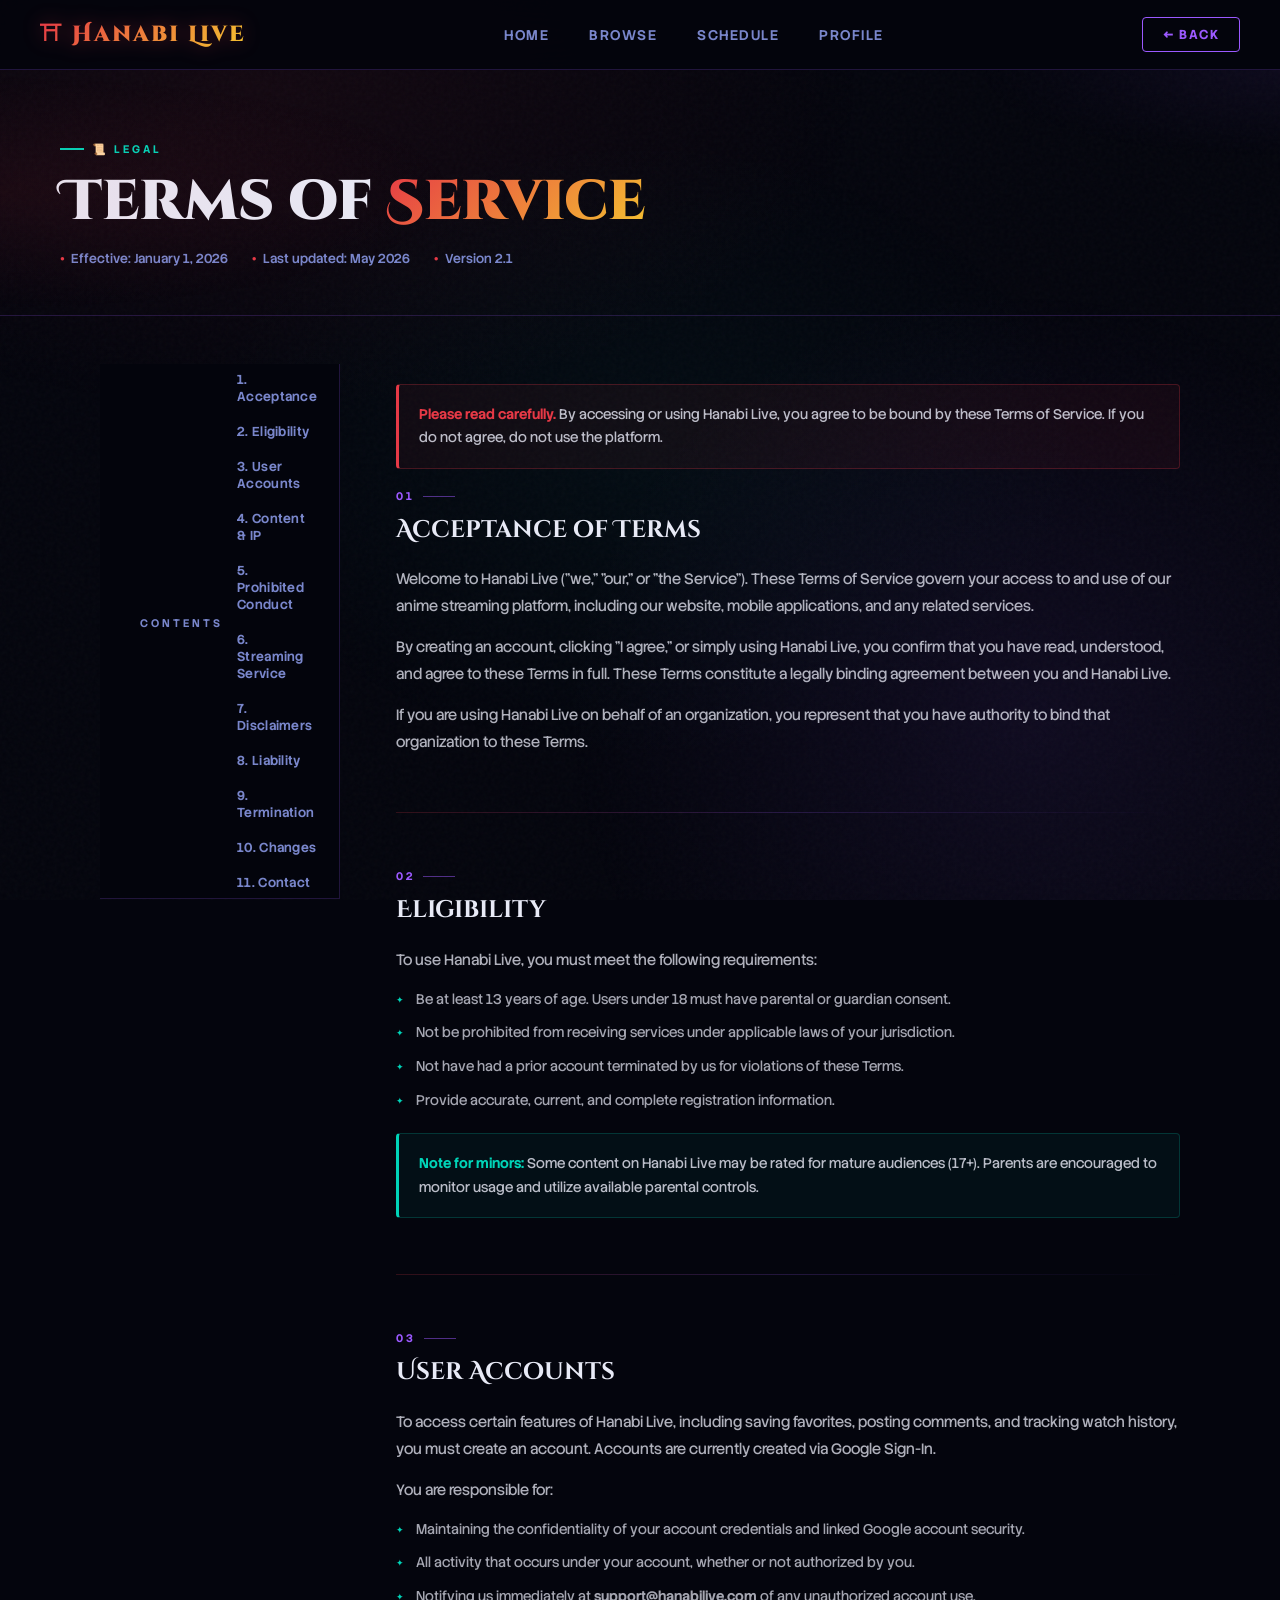
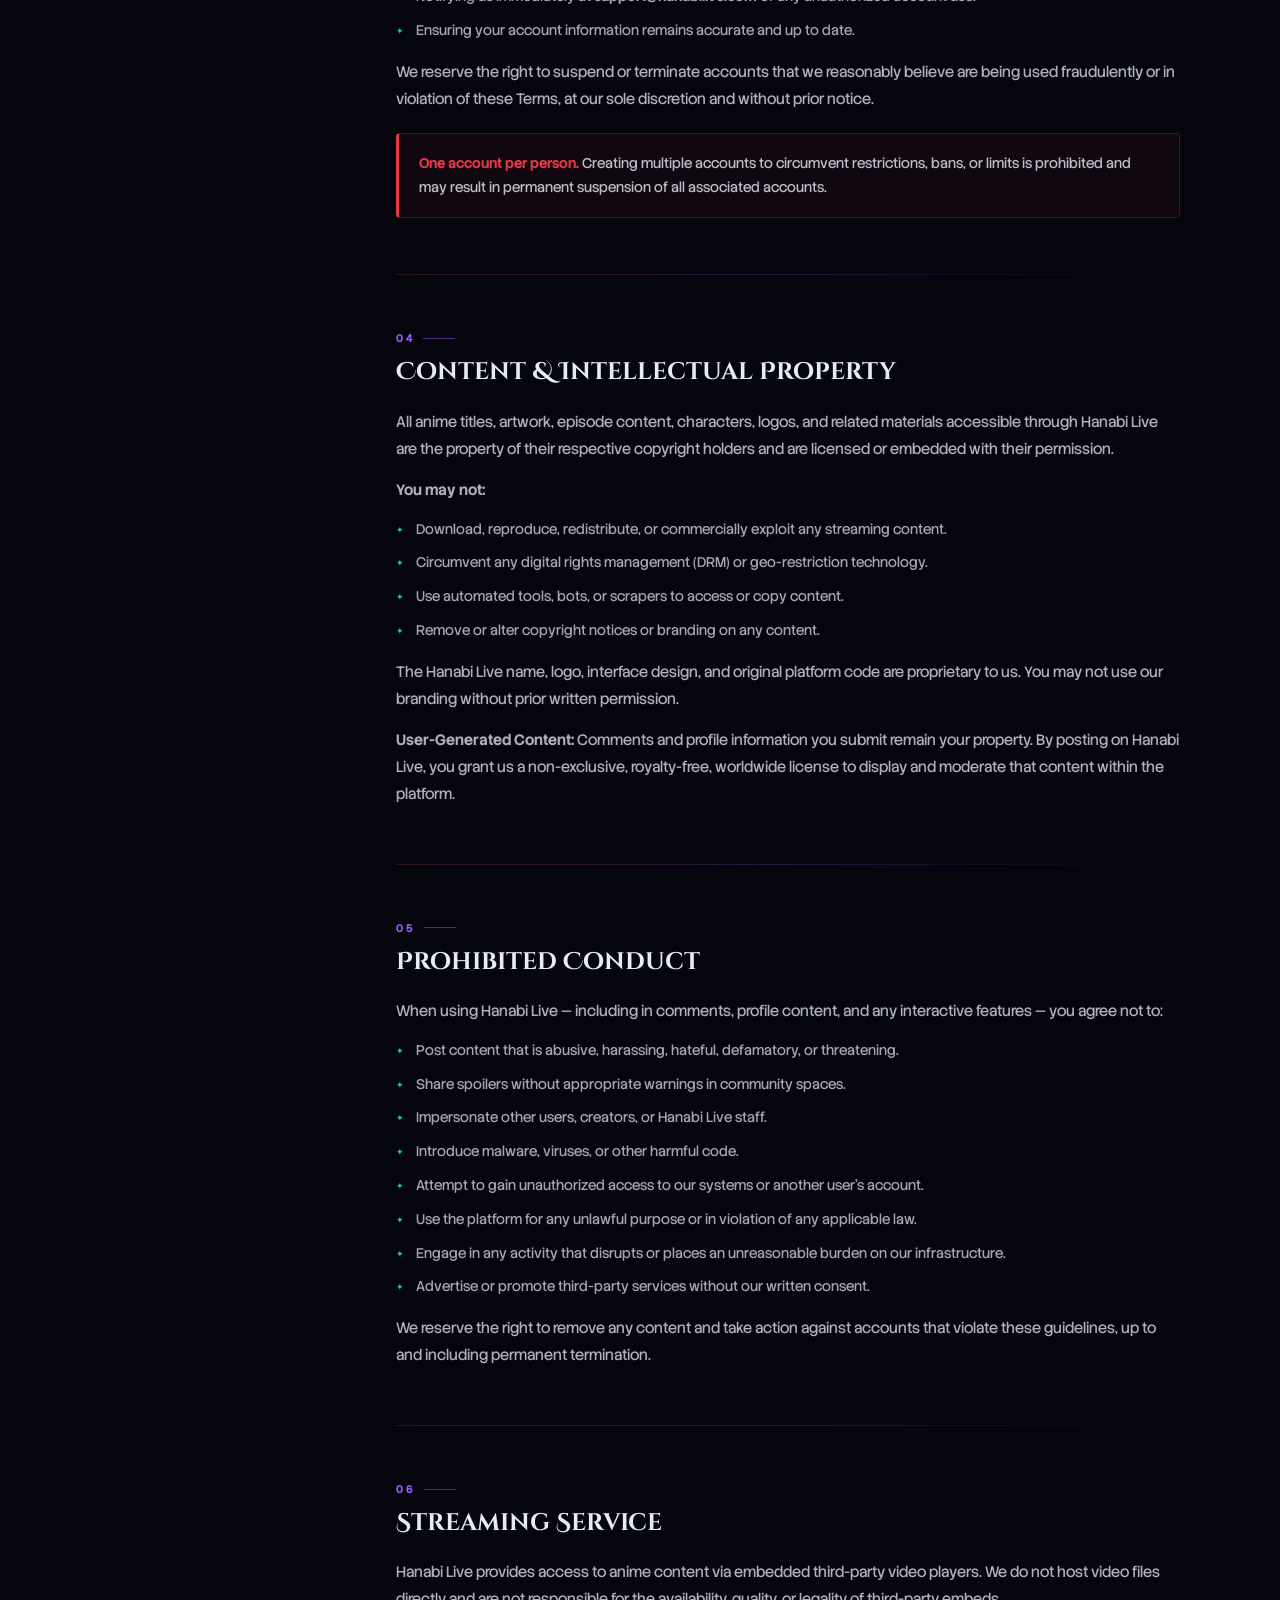
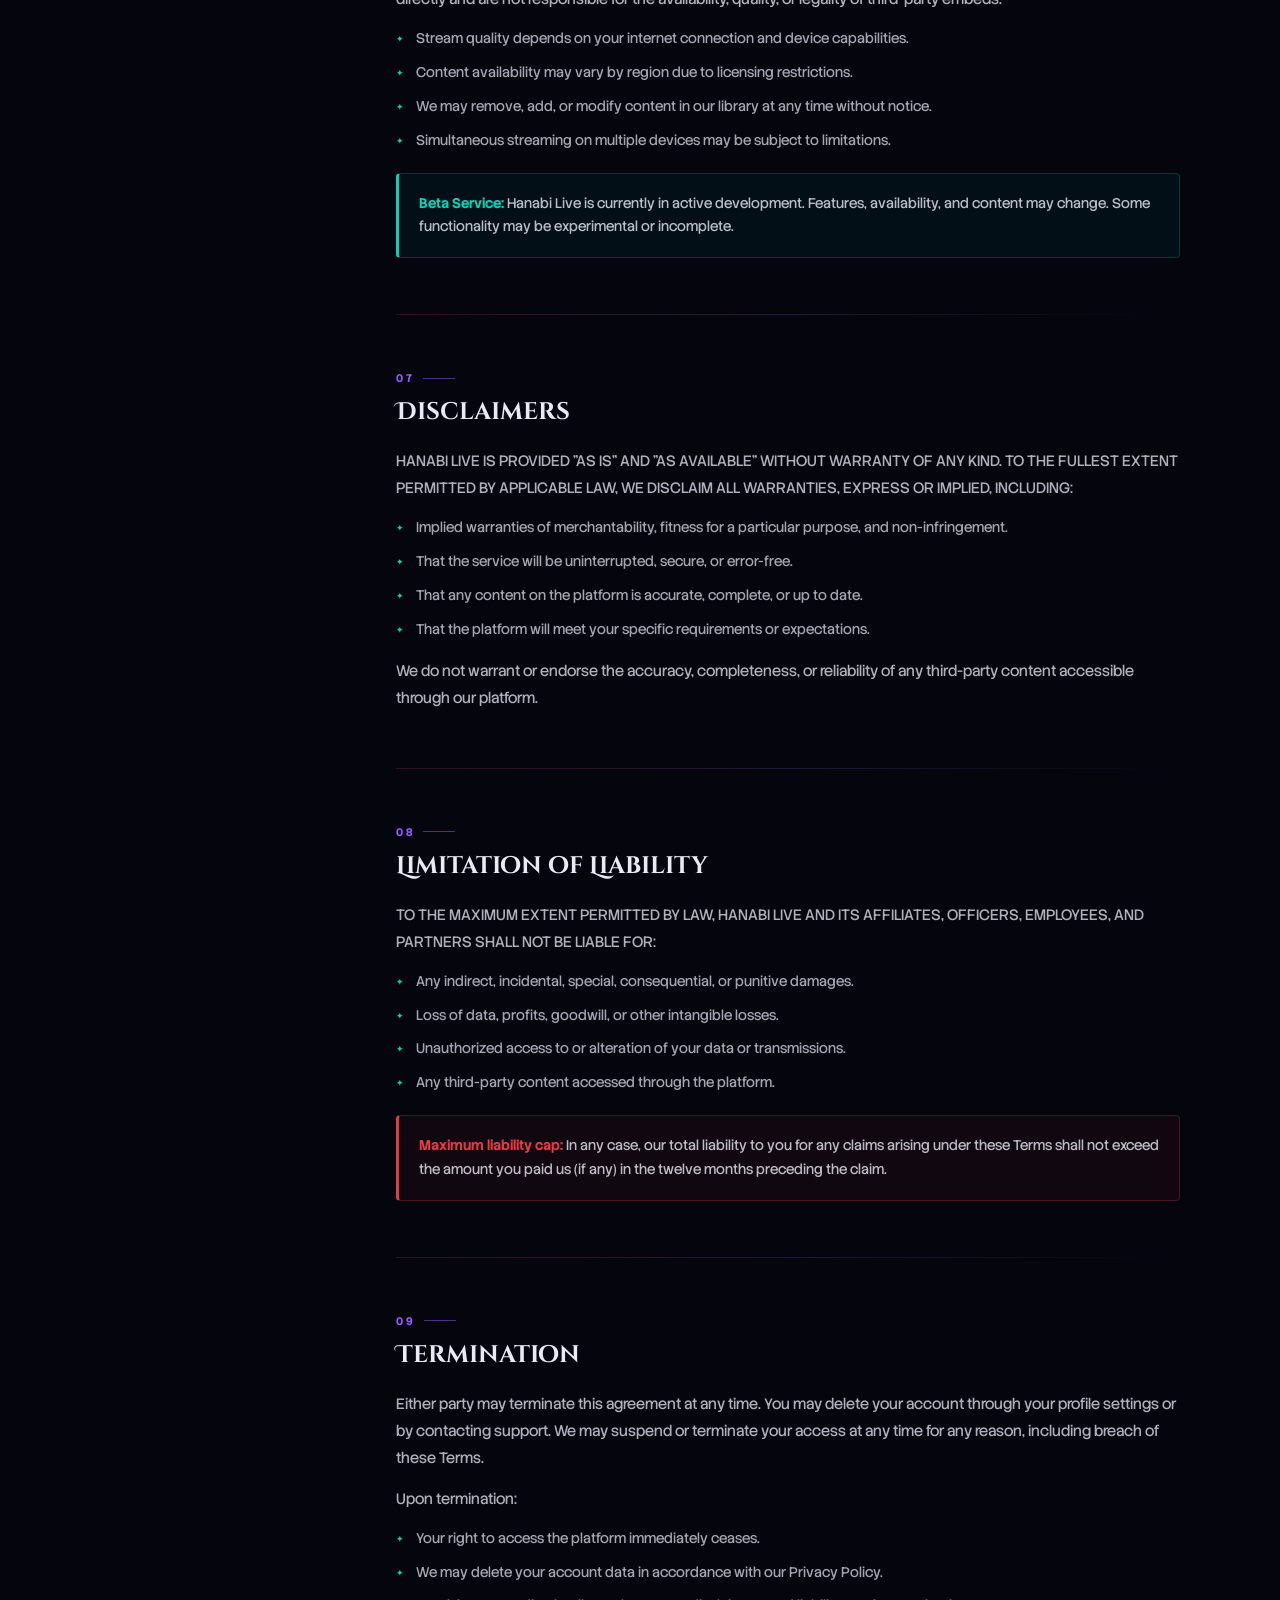
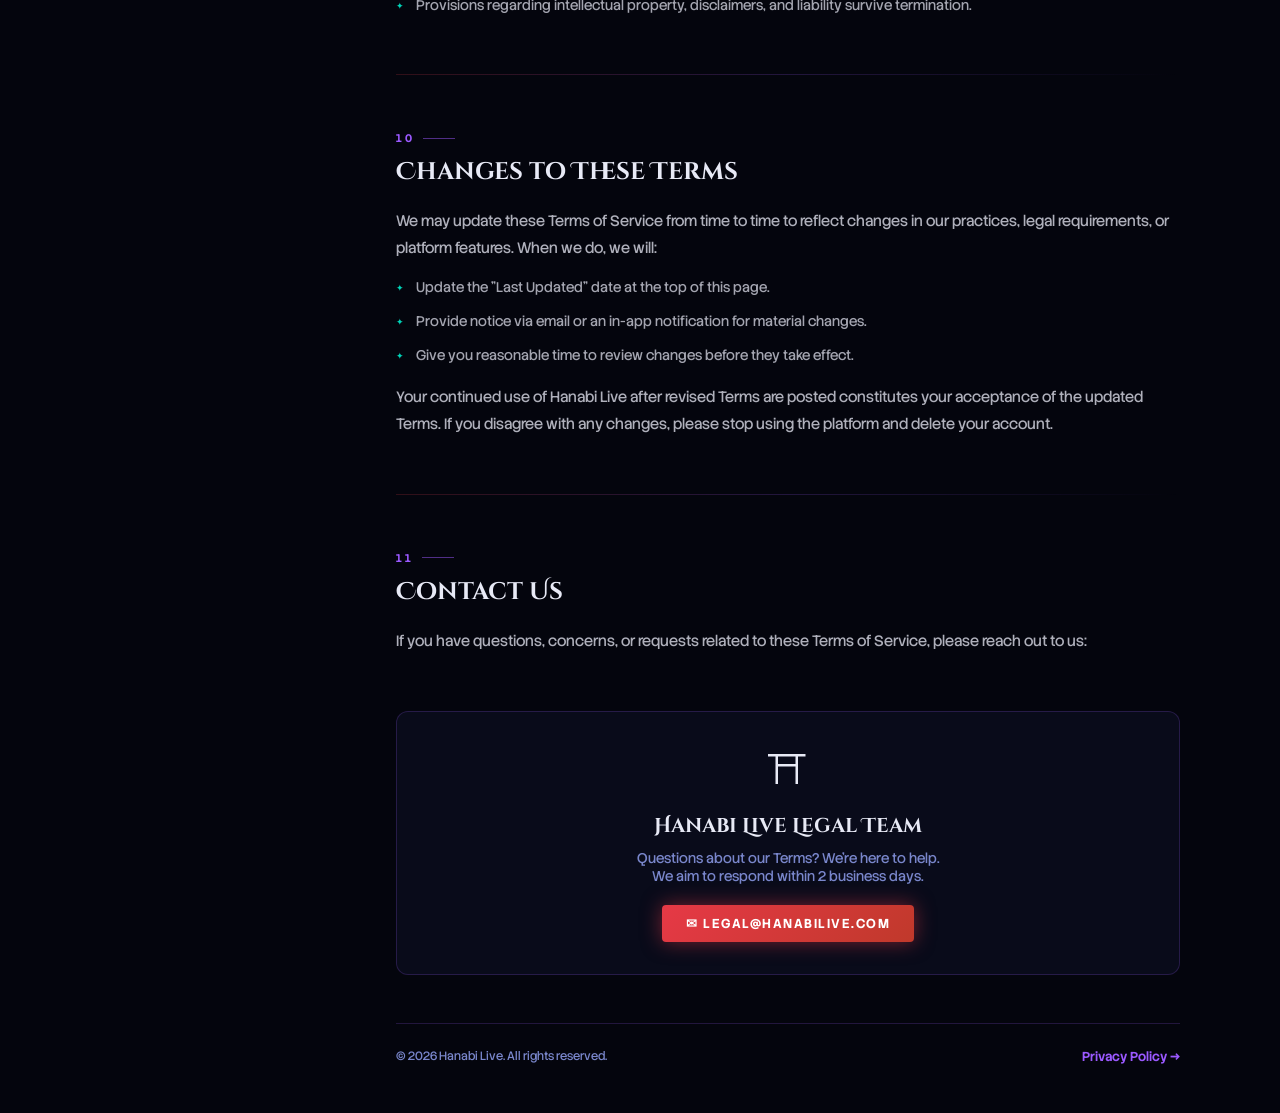
<file: public/tos.html>
<!DOCTYPE html>
<html lang="en">
<head>
<meta charset="UTF-8">
<meta name="viewport" content="width=device-width, initial-scale=1.0">
<title>Terms of Service — Hanabi Live</title>
<link rel="preconnect" href="https://fonts.googleapis.com">
<link rel="icon" href="data:image/svg+xml,<svg xmlns=%22http://www.w3.org/2000/svg%22 viewBox=%220 0 100 100%22><text y=%22.9em%22 font-size=%2290%22>⛩</text></svg>">
<link href="https://fonts.googleapis.com/css2?family=Cinzel+Decorative:wght@400;700;900&family=Stack+Sans+Headline:wght@300;400;500;600;700&display=swap" rel="stylesheet">
<link rel="stylesheet" href="assets/css/main.css">
<link rel="canonical" href="https://hanabilive.qzz.io/tos.html">

<style>
body { padding-top: 70px; }

/* ── LEGAL PAGE HERO ── */
.legal-hero {
  position: relative;
  padding: 64px 60px 48px;
  border-bottom: 1px solid var(--border);
  overflow: hidden;
  z-index: 2;
}
.legal-hero::before {
  content: '';
  position: absolute; inset: 0;
  background:
    radial-gradient(ellipse 60% 80% at 0% 50%, rgba(230,57,70,0.07) 0%, transparent 60%),
    radial-gradient(ellipse 40% 60% at 100% 0%, rgba(155,89,255,0.06) 0%, transparent 60%);
  pointer-events: none;
}
.legal-hero-eyebrow {
  display: inline-flex; align-items: center; gap: 8px;
  font-size: 11px; font-weight: 700; letter-spacing: 3px;
  text-transform: uppercase; color: var(--accent-teal); margin-bottom: 16px;
}
.legal-hero-eyebrow::before { content: ''; width: 24px; height: 2px; background: var(--accent-teal); }
.legal-hero-title {
  font-family: 'Cinzel Decorative', serif;
  font-size: clamp(28px, 5vw, 56px); font-weight: 900; line-height: 1.1;
  margin-bottom: 16px;
}
.legal-hero-title span {
  background: linear-gradient(135deg, var(--accent-red), var(--accent-gold));
  background-clip: text; -webkit-background-clip: text; -webkit-text-fill-color: transparent;
}
.legal-hero-meta {
  display: flex; align-items: center; gap: 24px; flex-wrap: wrap;
  font-size: 13px; color: var(--text-muted); font-weight: 500;
}
.legal-hero-meta span { display: flex; align-items: center; gap: 6px; }
.legal-hero-meta span::before { content: '●'; color: var(--accent-red); font-size: 8px; }

/* ── LAYOUT ── */
.legal-layout {
  display: grid;
  grid-template-columns: 240px 1fr;
  gap: 0;
  max-width: 1200px;
  margin: 0 auto;
  padding: 48px 60px;
  position: relative; z-index: 2;
}

/* ── STICKY TOC ── */
.legal-toc {
  position: sticky;
  top: 90px;
  height: fit-content;
  padding-right: 40px;
  border-right: 1px solid var(--border);
}
.toc-title {
  font-size: 11px; font-weight: 700; letter-spacing: 3px;
  text-transform: uppercase; color: var(--text-muted); margin-bottom: 16px;
}
.toc-list { list-style: none; display: flex; flex-direction: column; gap: 4px; }
.toc-item a {
  display: block; padding: 7px 12px;
  font-size: 13px; font-weight: 600; color: var(--text-muted);
  text-decoration: none; border-radius: 4px;
  border-left: 2px solid transparent;
  transition: all 0.25s; letter-spacing: 0.3px;
}
.toc-item a:hover { color: var(--text-primary); background: rgba(255,255,255,0.04); }
.toc-item a.active { color: var(--accent-red); border-left-color: var(--accent-red); background: rgba(230,57,70,0.06); }

/* ── CONTENT ── */
.legal-content { padding-left: 56px; }

.legal-section {
  margin-bottom: 56px;
  scroll-margin-top: 90px;
  animation: fadeInUp 0.5s ease both;
}

.section-number {
  font-size: 11px; font-weight: 700; letter-spacing: 3px;
  text-transform: uppercase; color: var(--accent-purple);
  display: flex; align-items: center; gap: 8px; margin-bottom: 12px;
}
.section-number::after { content: ''; flex: 0 0 32px; height: 1px; background: var(--accent-purple); opacity: 0.5; }

.legal-section h2 {
  font-family: 'Cinzel Decorative', serif;
  font-size: clamp(18px, 2.5vw, 24px); font-weight: 700;
  color: var(--text-primary); margin-bottom: 20px; line-height: 1.3;
}
.legal-section p {
  font-size: 15px; color: rgba(232,234,246,0.75); line-height: 1.8;
  margin-bottom: 14px; font-weight: 400;
}
.legal-section ul {
  list-style: none; margin: 0 0 16px; padding: 0;
  display: flex; flex-direction: column; gap: 10px;
}
.legal-section ul li {
  font-size: 14px; color: rgba(232,234,246,0.7); line-height: 1.7;
  padding-left: 20px; position: relative;
}
.legal-section ul li::before {
  content: '✦'; position: absolute; left: 0;
  color: var(--accent-teal); font-size: 9px; top: 5px;
}

/* ── HIGHLIGHT BOX ── */
.legal-highlight {
  background: rgba(230,57,70,0.06);
  border: 1px solid rgba(230,57,70,0.25);
  border-left: 3px solid var(--accent-red);
  border-radius: 4px; padding: 18px 20px; margin: 20px 0;
  font-size: 14px; color: rgba(232,234,246,0.8); line-height: 1.7;
}
.legal-highlight strong { color: var(--accent-red); }

.legal-info-box {
  background: rgba(0,212,184,0.05);
  border: 1px solid rgba(0,212,184,0.2);
  border-left: 3px solid var(--accent-teal);
  border-radius: 4px; padding: 18px 20px; margin: 20px 0;
  font-size: 14px; color: rgba(232,234,246,0.8); line-height: 1.7;
}
.legal-info-box strong { color: var(--accent-teal); }

/* ── SECTION DIVIDER ── */
.section-divider {
  width: 100%; height: 1px;
  background: linear-gradient(90deg, var(--accent-red), var(--accent-purple), transparent);
  opacity: 0.2; margin: 56px 0;
}

/* ── CONTACT BOX ── */
.contact-box {
  background: var(--bg-card);
  border: 1px solid var(--border);
  border-radius: 12px; padding: 32px;
  text-align: center; margin-top: 48px;
}
.contact-box-icon { font-size: 40px; margin-bottom: 16px; display: block; }
.contact-box h3 {
  font-family: 'Cinzel Decorative', serif; font-size: 20px;
  margin-bottom: 10px;
}
.contact-box p { font-size: 14px; color: var(--text-muted); margin-bottom: 20px; }
.contact-box a {
  display: inline-flex; align-items: center; gap: 8px;
  padding: 10px 24px; border-radius: 4px;
  background: linear-gradient(135deg, var(--accent-red), #c0392b);
  color: #fff; text-decoration: none; font-weight: 700;
  font-size: 13px; letter-spacing: 1.5px; text-transform: uppercase;
  transition: all 0.3s; box-shadow: var(--glow-red);
}
.contact-box a:hover { transform: translateY(-2px); box-shadow: 0 0 30px rgba(230,57,70,0.7); }

/* ── BACK TO TOP ── */
.back-top-btn {
  position: fixed; bottom: 30px; right: 30px; z-index: 500;
  width: 46px; height: 46px; border-radius: 50%;
  background: linear-gradient(135deg, var(--accent-red), var(--accent-purple));
  border: none; color: #fff; font-size: 18px; cursor: pointer;
  box-shadow: var(--glow-purple); transition: all 0.3s;
  display: flex; align-items: center; justify-content: center;
  opacity: 0; transform: translateY(20px); pointer-events: none;
}
.back-top-btn.visible { opacity: 1; transform: translateY(0); pointer-events: all; }
.back-top-btn:hover { transform: translateY(-3px); box-shadow: 0 0 30px rgba(155,89,255,0.8); }

@media (max-width: 1024px) {
  .legal-layout { grid-template-columns: 1fr; padding: 32px 24px; }
  .legal-toc { display: none; }
  .legal-content { padding-left: 0; }
  .legal-hero { padding: 40px 24px 32px; }
}
</style>

<!-- Open Graph -->
<meta property="og:type"        content="website">
<meta property="og:site_name"   content="Hanabi Live">
<meta property="og:title"       content="Hanabi Live — Free Anime Streaming">
<meta property="og:description" content="Watch 1200+ anime titles for free in HD. No subscription. Attack on Titan, Demon Slayer, One Piece and more.">
<meta property="og:image"       content="https://hanabilive.qzz.io/data/poster/bg.jpeg">
<meta property="og:url"         content="https://hanabilive.qzz.io/">

<!-- Twitter Card -->
<meta name="twitter:card"        content="summary_large_image">
<meta name="twitter:title"       content="Hanabi Live — Free Anime Streaming">
<meta name="twitter:description" content="Watch 1200+ anime titles free in HD. No subscription needed.">
<meta name="twitter:image"       content="https://hanabilive.qzz.io/data/poster/bg.jpeg">

</head>
<body>
<div class="noise-overlay"></div>

<!-- NAV -->
<nav id="mainNav">
  <a class="nav-logo" href="index.html">⛩ Hanabi Live</a>
  <div class="nav-links">
    <a class="nav-link" href="index.html">Home</a>
    <a class="nav-link" href="browse.html">Browse</a>
    <a class="nav-link" href="schedule.html">Schedule</a>
    <a class="nav-link" href="profile.html">Profile</a>
  </div>
  <div class="nav-auth">
    <a href="index.html" class="btn btn-outline" style="text-decoration:none;">← Back</a>
  </div>
  <!-- Hamburger (mobile only) -->
  <button class="nav-hamburger" id="navHamburger" aria-label="Toggle menu" onclick="toggleMobileNav()">
    <span></span><span></span><span></span>
  </button>
</nav>

<!-- Mobile Drawer -->
<div class="nav-mobile-drawer" id="navMobileDrawer">
  <a class="nav-link" href="index.html">🏠 Home</a>
  <a class="nav-link" href="browse.html">🔍 Browse</a>
  <a class="nav-link" href="schedule.html">📅 Schedule</a>
  <a class="nav-link" href="profile.html">👤 Profile</a>
  <div class="nav-mobile-auth" id="navMobileAuth">
    <button class="btn btn-outline" onclick="openModal('login');toggleMobileNav()">Log In</button>
    <button class="btn btn-primary" onclick="openModal('register');toggleMobileNav()">Sign Up</button>
  </div>
</div>

<!-- HERO -->
<div class="legal-hero">
  <div class="legal-hero-eyebrow">📜 Legal</div>
  <h1 class="legal-hero-title">Terms of <span>Service</span></h1>
  <div class="legal-hero-meta">
    <span>Effective: January 1, 2026</span>
    <span>Last updated: May 2026</span>
    <span>Version 2.1</span>
  </div>
</div>

<!-- LAYOUT -->
<div class="legal-layout">

  <!-- TOC -->
  <nav class="legal-toc" id="tocNav">
    <div class="toc-title">Contents</div>
    <ul class="toc-list">
      <li class="toc-item"><a href="#acceptance" class="active">1. Acceptance</a></li>
      <li class="toc-item"><a href="#eligibility">2. Eligibility</a></li>
      <li class="toc-item"><a href="#accounts">3. User Accounts</a></li>
      <li class="toc-item"><a href="#content">4. Content & IP</a></li>
      <li class="toc-item"><a href="#conduct">5. Prohibited Conduct</a></li>
      <li class="toc-item"><a href="#streaming">6. Streaming Service</a></li>
      <li class="toc-item"><a href="#disclaimer">7. Disclaimers</a></li>
      <li class="toc-item"><a href="#liability">8. Liability</a></li>
      <li class="toc-item"><a href="#termination">9. Termination</a></li>
      <li class="toc-item"><a href="#changes">10. Changes</a></li>
      <li class="toc-item"><a href="#contact-tos">11. Contact</a></li>
    </ul>
  </nav>

  <!-- CONTENT -->
  <div class="legal-content">

    <div class="legal-highlight">
      <strong>Please read carefully.</strong> By accessing or using Hanabi Live, you agree to be bound by these Terms of Service. If you do not agree, do not use the platform.
    </div>

    <div class="legal-section" id="acceptance">
      <div class="section-number">01</div>
      <h2>Acceptance of Terms</h2>
      <p>Welcome to Hanabi Live ("we," "our," or "the Service"). These Terms of Service govern your access to and use of our anime streaming platform, including our website, mobile applications, and any related services.</p>
      <p>By creating an account, clicking "I agree," or simply using Hanabi Live, you confirm that you have read, understood, and agree to these Terms in full. These Terms constitute a legally binding agreement between you and Hanabi Live.</p>
      <p>If you are using Hanabi Live on behalf of an organization, you represent that you have authority to bind that organization to these Terms.</p>
    </div>

    <div class="section-divider"></div>

    <div class="legal-section" id="eligibility">
      <div class="section-number">02</div>
      <h2>Eligibility</h2>
      <p>To use Hanabi Live, you must meet the following requirements:</p>
      <ul>
        <li>Be at least 13 years of age. Users under 18 must have parental or guardian consent.</li>
        <li>Not be prohibited from receiving services under applicable laws of your jurisdiction.</li>
        <li>Not have had a prior account terminated by us for violations of these Terms.</li>
        <li>Provide accurate, current, and complete registration information.</li>
      </ul>
      <div class="legal-info-box">
        <strong>Note for minors:</strong> Some content on Hanabi Live may be rated for mature audiences (17+). Parents are encouraged to monitor usage and utilize available parental controls.
      </div>
    </div>

    <div class="section-divider"></div>

    <div class="legal-section" id="accounts">
      <div class="section-number">03</div>
      <h2>User Accounts</h2>
      <p>To access certain features of Hanabi Live, including saving favorites, posting comments, and tracking watch history, you must create an account. Accounts are currently created via Google Sign-In.</p>
      <p>You are responsible for:</p>
      <ul>
        <li>Maintaining the confidentiality of your account credentials and linked Google account security.</li>
        <li>All activity that occurs under your account, whether or not authorized by you.</li>
        <li>Notifying us immediately at <strong>support@hanabilive.com</strong> of any unauthorized account use.</li>
        <li>Ensuring your account information remains accurate and up to date.</li>
      </ul>
      <p>We reserve the right to suspend or terminate accounts that we reasonably believe are being used fraudulently or in violation of these Terms, at our sole discretion and without prior notice.</p>
      <div class="legal-highlight">
        <strong>One account per person.</strong> Creating multiple accounts to circumvent restrictions, bans, or limits is prohibited and may result in permanent suspension of all associated accounts.
      </div>
    </div>

    <div class="section-divider"></div>

    <div class="legal-section" id="content">
      <div class="section-number">04</div>
      <h2>Content & Intellectual Property</h2>
      <p>All anime titles, artwork, episode content, characters, logos, and related materials accessible through Hanabi Live are the property of their respective copyright holders and are licensed or embedded with their permission.</p>
      <p><strong>You may not:</strong></p>
      <ul>
        <li>Download, reproduce, redistribute, or commercially exploit any streaming content.</li>
        <li>Circumvent any digital rights management (DRM) or geo-restriction technology.</li>
        <li>Use automated tools, bots, or scrapers to access or copy content.</li>
        <li>Remove or alter copyright notices or branding on any content.</li>
      </ul>
      <p>The Hanabi Live name, logo, interface design, and original platform code are proprietary to us. You may not use our branding without prior written permission.</p>
      <p><strong>User-Generated Content:</strong> Comments and profile information you submit remain your property. By posting on Hanabi Live, you grant us a non-exclusive, royalty-free, worldwide license to display and moderate that content within the platform.</p>
    </div>

    <div class="section-divider"></div>

    <div class="legal-section" id="conduct">
      <div class="section-number">05</div>
      <h2>Prohibited Conduct</h2>
      <p>When using Hanabi Live — including in comments, profile content, and any interactive features — you agree not to:</p>
      <ul>
        <li>Post content that is abusive, harassing, hateful, defamatory, or threatening.</li>
        <li>Share spoilers without appropriate warnings in community spaces.</li>
        <li>Impersonate other users, creators, or Hanabi Live staff.</li>
        <li>Introduce malware, viruses, or other harmful code.</li>
        <li>Attempt to gain unauthorized access to our systems or another user's account.</li>
        <li>Use the platform for any unlawful purpose or in violation of any applicable law.</li>
        <li>Engage in any activity that disrupts or places an unreasonable burden on our infrastructure.</li>
        <li>Advertise or promote third-party services without our written consent.</li>
      </ul>
      <p>We reserve the right to remove any content and take action against accounts that violate these guidelines, up to and including permanent termination.</p>
    </div>

    <div class="section-divider"></div>

    <div class="legal-section" id="streaming">
      <div class="section-number">06</div>
      <h2>Streaming Service</h2>
      <p>Hanabi Live provides access to anime content via embedded third-party video players. We do not host video files directly and are not responsible for the availability, quality, or legality of third-party embeds.</p>
      <ul>
        <li>Stream quality depends on your internet connection and device capabilities.</li>
        <li>Content availability may vary by region due to licensing restrictions.</li>
        <li>We may remove, add, or modify content in our library at any time without notice.</li>
        <li>Simultaneous streaming on multiple devices may be subject to limitations.</li>
      </ul>
      <div class="legal-info-box">
        <strong>Beta Service:</strong> Hanabi Live is currently in active development. Features, availability, and content may change. Some functionality may be experimental or incomplete.
      </div>
    </div>

    <div class="section-divider"></div>

    <div class="legal-section" id="disclaimer">
      <div class="section-number">07</div>
      <h2>Disclaimers</h2>
      <p>HANABI LIVE IS PROVIDED "AS IS" AND "AS AVAILABLE" WITHOUT WARRANTY OF ANY KIND. TO THE FULLEST EXTENT PERMITTED BY APPLICABLE LAW, WE DISCLAIM ALL WARRANTIES, EXPRESS OR IMPLIED, INCLUDING:</p>
      <ul>
        <li>Implied warranties of merchantability, fitness for a particular purpose, and non-infringement.</li>
        <li>That the service will be uninterrupted, secure, or error-free.</li>
        <li>That any content on the platform is accurate, complete, or up to date.</li>
        <li>That the platform will meet your specific requirements or expectations.</li>
      </ul>
      <p>We do not warrant or endorse the accuracy, completeness, or reliability of any third-party content accessible through our platform.</p>
    </div>

    <div class="section-divider"></div>

    <div class="legal-section" id="liability">
      <div class="section-number">08</div>
      <h2>Limitation of Liability</h2>
      <p>TO THE MAXIMUM EXTENT PERMITTED BY LAW, HANABI LIVE AND ITS AFFILIATES, OFFICERS, EMPLOYEES, AND PARTNERS SHALL NOT BE LIABLE FOR:</p>
      <ul>
        <li>Any indirect, incidental, special, consequential, or punitive damages.</li>
        <li>Loss of data, profits, goodwill, or other intangible losses.</li>
        <li>Unauthorized access to or alteration of your data or transmissions.</li>
        <li>Any third-party content accessed through the platform.</li>
      </ul>
      <div class="legal-highlight">
        <strong>Maximum liability cap:</strong> In any case, our total liability to you for any claims arising under these Terms shall not exceed the amount you paid us (if any) in the twelve months preceding the claim.
      </div>
    </div>

    <div class="section-divider"></div>

    <div class="legal-section" id="termination">
      <div class="section-number">09</div>
      <h2>Termination</h2>
      <p>Either party may terminate this agreement at any time. You may delete your account through your profile settings or by contacting support. We may suspend or terminate your access at any time for any reason, including breach of these Terms.</p>
      <p>Upon termination:</p>
      <ul>
        <li>Your right to access the platform immediately ceases.</li>
        <li>We may delete your account data in accordance with our Privacy Policy.</li>
        <li>Provisions regarding intellectual property, disclaimers, and liability survive termination.</li>
      </ul>
    </div>

    <div class="section-divider"></div>

    <div class="legal-section" id="changes">
      <div class="section-number">10</div>
      <h2>Changes to These Terms</h2>
      <p>We may update these Terms of Service from time to time to reflect changes in our practices, legal requirements, or platform features. When we do, we will:</p>
      <ul>
        <li>Update the "Last Updated" date at the top of this page.</li>
        <li>Provide notice via email or an in-app notification for material changes.</li>
        <li>Give you reasonable time to review changes before they take effect.</li>
      </ul>
      <p>Your continued use of Hanabi Live after revised Terms are posted constitutes your acceptance of the updated Terms. If you disagree with any changes, please stop using the platform and delete your account.</p>
    </div>

    <div class="section-divider"></div>

    <div class="legal-section" id="contact-tos">
      <div class="section-number">11</div>
      <h2>Contact Us</h2>
      <p>If you have questions, concerns, or requests related to these Terms of Service, please reach out to us:</p>
    </div>

    <div class="contact-box">
      <span class="contact-box-icon">⛩</span>
      <h3>Hanabi Live Legal Team</h3>
      <p>Questions about our Terms? We're here to help.<br>We aim to respond within 2 business days.</p>
      <a href="mailto:legal@hanabilive.com">✉ legal@hanabilive.com</a>
    </div>

    <div style="margin-top: 48px; padding-top: 24px; border-top: 1px solid var(--border); display: flex; align-items: center; justify-content: space-between; flex-wrap: wrap; gap: 16px;">
      <span style="font-size: 12px; color: var(--text-muted);">© 2026 Hanabi Live. All rights reserved.</span>
      <a href="pp.html" style="font-size: 13px; color: var(--accent-purple); font-weight: 600; text-decoration: none;">Privacy Policy →</a>
    </div>

  </div>
</div>

<!-- Back to Top -->
<button class="back-top-btn" id="backTopBtn" onclick="window.scrollTo({top:0,behavior:'smooth'})">↑</button>

<script>
  
// ─── MOBILE NAV TOGGLE ───
function toggleMobileNav() {
  const btn    = document.getElementById('navHamburger');
  const drawer = document.getElementById('navMobileDrawer');
  const isOpen = drawer.classList.contains('open');
  btn.classList.toggle('open', !isOpen);
  drawer.classList.toggle('open', !isOpen);
  // Prevent body scroll when drawer open
  document.body.style.overflow = isOpen ? '' : 'hidden';
}
window.toggleMobileNav = toggleMobileNav;

// Close drawer on resize to desktop
window.addEventListener('resize', () => {
  if (window.innerWidth > 768) {
    document.getElementById('navHamburger')?.classList.remove('open');
    document.getElementById('navMobileDrawer')?.classList.remove('open');
    document.body.style.overflow = '';
  }
});

// Close drawer when clicking outside
document.addEventListener('click', (e) => {
  const drawer = document.getElementById('navMobileDrawer');
  const btn    = document.getElementById('navHamburger');
  if (drawer?.classList.contains('open') && !drawer.contains(e.target) && !btn.contains(e.target)) {
    toggleMobileNav();
  }
});

// Sync mobile auth area with auth state
document.addEventListener('authStateChanged', (e) => {
  const user = e.detail;
  const mobileAuth = document.getElementById('navMobileAuth');
  if (!mobileAuth) return;
  if (user) {
    const profile = window.getProfileCache?.() || {};
    const name = profile.name || user.displayName || 'User';
    mobileAuth.innerHTML = `
      <a class="btn btn-outline" href="profile.html" style="text-decoration:none;flex:1;text-align:center;">👤 ${name}</a>
      <button class="btn btn-primary" onclick="doSignOut()" style="flex:1;">Sign Out</button>`;
  } else {
    mobileAuth.innerHTML = `
      <button class="btn btn-outline" onclick="openModal('login');toggleMobileNav()" style="flex:1;">Log In</button>
      <button class="btn btn-primary" onclick="openModal('register');toggleMobileNav()" style="flex:1;">Sign Up</button>`;
  }
});

// TOC active state on scroll
const sections = document.querySelectorAll('.legal-section[id]');
const tocLinks  = document.querySelectorAll('.toc-item a');
const backBtn   = document.getElementById('backTopBtn');

window.addEventListener('scroll', () => {
  let current = '';
  sections.forEach(s => { if (window.scrollY >= s.offsetTop - 110) current = s.id; });
  tocLinks.forEach(a => {
    a.classList.toggle('active', a.getAttribute('href') === '#' + current);
  });
  backBtn.classList.toggle('visible', window.scrollY > 400);
});
</script>
</body>
</html>
</file>
<file: public/assets/css/main.css>
/* ═══════════════════════════════════════════════
   Hanabi Live — main.css  (shared across all pages)
═══════════════════════════════════════════════ */

@import url('https://fonts.googleapis.com/css2?family=Cinzel+Decorative:wght@400;700;900&family=Stack+Sans+Headline:wght@300;400;500;600;700&family=Noto+Sans+JP:wght@300;400;700&display=swap');

/* ─── VARIABLES ─── */
:root {
  --bg-deep:       #04050d;
  --bg-card:       #090b1a;
  --bg-glass:      rgba(9,11,26,0.85);
  --accent-red:    #e63946;
  --accent-gold:   #f4c430;
  --accent-teal:   #00d4b8;
  --accent-purple: #9b59ff;
  --text-primary:  #e8eaf6;
  --text-muted:    #7986cb;
  --border:        rgba(155,89,255,0.2);
  --glow-red:      0 0 20px rgba(230,57,70,0.5);
  --glow-gold:     0 0 20px rgba(244,196,48,0.4);
  --glow-teal:     0 0 20px rgba(0,212,184,0.4);
  --glow-purple:   0 0 20px rgba(155,89,255,0.4);
}

/* ─── RESET ─── */
*, *::before, *::after { margin:0; padding:0; box-sizing:border-box; }
html { scroll-behavior:smooth; }
body {
  background: var(--bg-deep);
  color: var(--text-primary);
  font-family: 'Stack Sans Headline', sans-serif;
  overflow-x: hidden;
}

/* ─── ANTI-INSPECT ─── */
body { -webkit-user-select:none; -moz-user-select:none; user-select:none; }
input, textarea { -webkit-user-select:text; -moz-user-select:text; user-select:text; }

/* ─── BG GRADIENT ─── */
body::before {
  content:''; position:fixed; inset:0; z-index:0;
  background:
    radial-gradient(ellipse 80% 60% at 20% 10%, rgba(230,57,70,0.07) 0%, transparent 60%),
    radial-gradient(ellipse 60% 80% at 80% 80%, rgba(155,89,255,0.08) 0%, transparent 60%),
    radial-gradient(ellipse 50% 50% at 50% 50%, rgba(0,212,184,0.04) 0%, transparent 70%);
  pointer-events:none;
}

/* ─── NOISE ─── */
.noise-overlay {
  position:fixed; inset:0; z-index:1; pointer-events:none; opacity:0.03;
  background-image:url("data:image/svg+xml,%3Csvg viewBox='0 0 256 256' xmlns='http://www.w3.org/2000/svg'%3E%3Cfilter id='noise'%3E%3CfeTurbulence type='fractalNoise' baseFrequency='0.9' numOctaves='4' stitchTiles='stitch'/%3E%3C/filter%3E%3Crect width='100%25' height='100%25' filter='url(%23noise)'/%3E%3C/svg%3E");
}

/* ─── SCROLLBAR ─── */
::-webkit-scrollbar { width:6px; }
::-webkit-scrollbar-track { background:var(--bg-deep); }
::-webkit-scrollbar-thumb { background:var(--accent-purple); border-radius:3px; }

/* ─── NAV ─── */
nav {
  position:fixed; top:0; left:0; right:0; z-index:1000;
  height:70px;
  background:rgba(4,5,13,0.92);
  backdrop-filter:blur(20px);
  border-bottom:1px solid var(--border);
  display:flex; align-items:center; justify-content:space-between;
  padding:0 40px;
  transition:background 0.3s;
}

.nav-logo {
  font-family:'Cinzel Decorative', serif;
  font-size:22px; font-weight:900;
  background:linear-gradient(135deg, var(--accent-red), var(--accent-gold));
  background-clip:text; -webkit-background-clip:text; -webkit-text-fill-color:transparent;
  letter-spacing:2px; text-decoration:none;
  filter:drop-shadow(0 0 10px rgba(230,57,70,0.4));
}

.nav-links { display:flex; gap:8px; align-items:center; }

.nav-link {
  color:var(--text-muted); text-decoration:none;
  font-size:14px; font-weight:600;
  letter-spacing:1.5px; text-transform:uppercase;
  padding:8px 16px; border-radius:4px;
  transition:all 0.3s; position:relative;
  cursor:pointer; border:none; background:none;
  font-family:'Stack Sans Headline',sans-serif;
}
.nav-link::after {
  content:''; position:absolute; bottom:4px; left:50%; right:50%;
  height:2px; background:var(--accent-red);
  transition:all 0.3s; border-radius:1px;
}
.nav-link:hover, .nav-link.active { color:var(--text-primary); }
.nav-link:hover::after, .nav-link.active::after { left:16px; right:16px; }

.nav-auth { display:flex; gap:10px; align-items:center; }

/* ─── HAMBURGER BUTTON ─── */
.nav-hamburger {
  display: none;
  flex-direction: column;
  justify-content: center;
  gap: 5px;
  width: 38px; height: 38px;
  cursor: pointer;
  background: rgba(255,255,255,0.05);
  border: 1px solid rgba(155,89,255,0.2);
  border-radius: 6px;
  padding: 7px;
  flex-shrink: 0;
  transition: border-color 0.3s;
}
.nav-hamburger:hover { border-color: var(--accent-red, #e63946); }
.nav-hamburger span {
  display: block; width: 100%; height: 2px;
  background: #e8eaf6; border-radius: 1px;
  transition: all 0.3s;
}
.nav-hamburger.open span:nth-child(1) { transform: translateY(7px) rotate(45deg); }
.nav-hamburger.open span:nth-child(2) { opacity: 0; transform: scaleX(0); }
.nav-hamburger.open span:nth-child(3) { transform: translateY(-7px) rotate(-45deg); }

/* ─── MOBILE DRAWER ─── */
.nav-mobile-drawer {
  display: none;
  position: fixed;
  top: 60px; left: 0; right: 0;
  z-index: 999;
  background: rgba(4,5,13,0.98);
  backdrop-filter: blur(20px);
  border-bottom: 1px solid rgba(155,89,255,0.2);
  padding: 16px;
  flex-direction: column;
  gap: 4px;
  transform: translateY(-8px);
  opacity: 0;
  transition: transform 0.3s, opacity 0.3s;
  pointer-events: none;
}
.nav-mobile-drawer.open {
  transform: translateY(0);
  opacity: 1;
  pointer-events: all;
}
.nav-mobile-drawer .nav-link {
  display: block;
  padding: 12px 16px;
  font-size: 13px;
  border-radius: 6px;
  border-bottom: 1px solid rgba(255,255,255,0.04);
  text-decoration: none;
  color: #7986cb;
  font-family: 'Stack Sans Headline', sans-serif;
  font-weight: 600;
  letter-spacing: 1px;
  text-transform: uppercase;
  transition: color 0.2s, background 0.2s;
}
.nav-mobile-drawer .nav-link:hover,
.nav-mobile-drawer .nav-link.active { color: #e8eaf6; background: rgba(255,255,255,0.04); }
.nav-mobile-auth {
  margin-top: 12px;
  padding-top: 12px;
  border-top: 1px solid rgba(155,89,255,0.2);
  display: flex;
  gap: 10px;
}
.nav-mobile-auth .btn { flex: 1; text-align: center; justify-content: center; }


/* ─── BUTTONS ─── */
.btn {
  padding:8px 20px; border-radius:4px;
  font-family:'Stack Sans Headline',sans-serif; font-size:13px; font-weight:700;
  letter-spacing:1.5px; text-transform:uppercase;
  cursor:pointer; transition:all 0.3s; border:none;
}
.btn-outline {
  background:transparent;
  border:1px solid var(--accent-purple);
  color:var(--accent-purple);
}
.btn-outline:hover { background:var(--accent-purple); color:#fff; box-shadow:var(--glow-purple); }
.btn-primary {
  background:linear-gradient(135deg, var(--accent-red), #c0392b);
  color:#fff; box-shadow:var(--glow-red);
}
.btn-primary:hover { transform:translateY(-2px); box-shadow:0 0 30px rgba(230,57,70,0.7); }

/* ─── SECTION ─── */
.section { padding:80px 60px; position:relative; z-index:2; }
.section-header { margin-bottom:48px; }
.section-tag {
  display:inline-flex; align-items:center; gap:8px;
  font-size:11px; font-weight:700; letter-spacing:3px;
  text-transform:uppercase; color:var(--accent-teal); margin-bottom:12px;
}
.section-tag::before { content:''; width:24px; height:2px; background:var(--accent-teal); }
.section-title {
  font-family:'Cinzel Decorative',serif;
  font-size:clamp(24px,3vw,40px); font-weight:700;
  color:var(--text-primary); line-height:1.2;
}
.section-title span {
  background:linear-gradient(135deg, var(--accent-red), var(--accent-gold));
  background-clip:text; -webkit-background-clip:text; -webkit-text-fill-color:transparent;
}

/* ─── ANIME CARDS ─── */
.anime-grid {
  display:grid;
  grid-template-columns:repeat(auto-fill, minmax(200px,1fr));
  gap:20px;
}
.anime-card {
  background:var(--bg-card); border:1px solid var(--border);
  border-radius:8px; overflow:hidden;
  cursor:pointer; transition:all 0.4s; position:relative;
}
.anime-card:hover {
  transform:translateY(-8px) scale(1.02);
  border-color:var(--accent-red);
  box-shadow:0 20px 40px rgba(0,0,0,0.6), var(--glow-red);
}
.card-poster {
  width:100%; aspect-ratio:2/3;
  background:linear-gradient(135deg, #1a1a2e, #16213e);
  position:relative; overflow:hidden;
}
.card-poster img { width:100%; height:100%; object-fit:cover; transition:transform 0.4s; }
.anime-card:hover .card-poster img { transform:scale(1.08); }

.card-badge {
  position:absolute; top:10px; left:10px;
  background:var(--accent-red); color:#fff;
  font-size:10px; font-weight:700; letter-spacing:1px; text-transform:uppercase;
  padding:3px 8px; border-radius:3px;
}
.card-badge.new { background:var(--accent-teal); color:#000; }
.card-badge.hot { background:var(--accent-gold); color:#000; }
.card-badge.top { background:var(--accent-purple); }
.card-badge.tba { background: var(--text-muted);}

.card-score {
  position:absolute; top:10px; right:10px;
  background:rgba(0,0,0,0.8); backdrop-filter:blur(5px);
  border:1px solid var(--accent-gold);
  color:var(--accent-gold); font-size:12px; font-weight:700;
  padding:3px 8px; border-radius:3px;
  display:flex; align-items:center; gap:4px;
}
.card-play-overlay {
  position:absolute; inset:0;
  background:rgba(0,0,0,0.6); backdrop-filter:blur(2px);
  display:flex; align-items:center; justify-content:center;
  opacity:0; transition:opacity 0.3s;
}
.anime-card:hover .card-play-overlay { opacity:1; }
.play-btn-card {
  width:56px; height:56px; border-radius:50%;
  background:var(--accent-red);
  display:flex; align-items:center; justify-content:center;
  box-shadow:var(--glow-red);
  transform:scale(0.8); transition:transform 0.3s;
}
.anime-card:hover .play-btn-card { transform:scale(1); }

.card-info { padding:14px; }
.card-title {
  font-size:14px; font-weight:700; color:var(--text-primary);
  margin-bottom:6px;
  white-space:nowrap; overflow:hidden; text-overflow:ellipsis;
  letter-spacing:0.5px;
}
.card-meta {
  display:flex; align-items:center; justify-content:space-between;
  font-size:11px; color:var(--text-muted); font-weight:500;
}
.card-genre {
  background:rgba(155,89,255,0.15); border:1px solid rgba(155,89,255,0.3);
  color:var(--accent-purple); font-size:10px;
  padding:2px 8px; border-radius:20px; font-weight:600; letter-spacing:0.5px;
}
.card-fav-btn {
  position:absolute; bottom:10px; right:10px;
  background:rgba(0,0,0,0.7); border:none;
  width:32px; height:32px; border-radius:50%;
  display:flex; align-items:center; justify-content:center;
  cursor:pointer; transition:all 0.3s; opacity:0; font-size:14px;
}
.anime-card:hover .card-fav-btn { opacity:1; }
.card-fav-btn:hover { background:var(--accent-red); transform:scale(1.1); }
.card-fav-btn.favorited { opacity:1; background:var(--accent-red); }

/* ─── FEATURED STRIP ─── */
.featured-strip {
  background:linear-gradient(90deg, var(--accent-red), var(--accent-purple), var(--accent-teal));
  padding:12px 0; overflow:hidden; position:relative; z-index:3;
}
.strip-inner { display:flex; gap:60px; white-space:nowrap; animation:marquee 20s linear infinite; }
.strip-item {
  font-size:12px; font-weight:700; letter-spacing:3px;
  text-transform:uppercase; color:#fff;
  display:flex; align-items:center; gap:12px;
}
@keyframes marquee { 0%{transform:translateX(0)} 100%{transform:translateX(-50%)} }

/* ─── TRENDING BANNER ─── */
.trending-banner { display:grid; grid-template-columns:1fr 1fr; gap:20px; margin-bottom:40px; }
.trending-main {
  background:var(--bg-card); border:1px solid var(--border); border-radius:12px;
  overflow:hidden; cursor:pointer; position:relative; transition:all 0.4s; min-height:280px;
}
.trending-main:hover { border-color:var(--accent-red); box-shadow:var(--glow-red); }
.trending-main-bg { position:absolute; inset:0; background-size:cover!important; background-position:center!important; }
.trending-main-content {
  position:relative; z-index:2; padding:32px;
  display:flex; flex-direction:column; justify-content:flex-end; height:100%; min-height:280px;
}
.trending-badge {
  display:inline-flex; gap:6px; align-items:center;
  background:rgba(230,57,70,0.9); color:#fff;
  padding:5px 14px; border-radius:4px;
  font-size:11px; font-weight:700; letter-spacing:2px;
  text-transform:uppercase; width:fit-content; margin-bottom:12px;
}
.trending-title {
  font-family:'Cinzel Decorative',serif;
  font-size:clamp(18px,2.5vw,28px); color:var(--text-primary); margin-bottom:10px;
  text-shadow:0 2px 20px rgba(0,0,0,0.8);
}
.trending-small-list { display:flex; flex-direction:column; gap:10px; }
.trending-small {
  display:flex; align-items:center; gap:12px;
  background:var(--bg-card); border:1px solid var(--border); border-radius:8px;
  overflow:hidden; cursor:pointer; transition:all 0.3s; text-decoration:none;
}
.trending-small:hover { border-color:var(--accent-teal); }
.trending-small-img {
  width:80px; height:80px; object-fit:cover; flex-shrink:0;
  background:linear-gradient(135deg,#1a1a2e,#16213e);
}
.trending-small-info { padding:12px; flex:1; }
.trending-small-title { font-size:14px; font-weight:700; color:var(--text-primary); }
.trending-small-meta { font-size:12px; color:var(--text-muted); margin-top:4px; }
.trending-rank {
  width:32px; text-align:center; font-family:'Cinzel Decorative',serif;
  font-size:18px; color:var(--text-muted); padding:0 10px; flex-shrink:0;
}
.trending-rank.rank1 { color:var(--accent-gold); }
.trending-rank.rank2 { color:#c0c0c0; }
.trending-rank.rank3 { color:#cd7f32; }

/* ─── SEARCH BAR ─── */
.search-bar-wrap {
  padding:24px 60px;
  background:rgba(9,11,26,0.5); border-bottom:1px solid var(--border);
  display:flex; align-items:center; gap:16px; position:relative; z-index:2;
}
.search-bar {
  flex:1; max-width:600px;
  background:rgba(255,255,255,0.05); border:1px solid var(--border); border-radius:8px;
  display:flex; align-items:center; gap:12px; padding:0 20px; transition:border-color 0.3s;
}
.search-bar:focus-within { border-color:var(--accent-purple); box-shadow:0 0 0 3px rgba(155,89,255,0.1); }
.search-bar input {
  flex:1; background:none; border:none;
  color:var(--text-primary); font-family:'Stack Sans Headline',sans-serif; font-size:16px;
  padding:14px 0; outline:none;
  -webkit-user-select:text; user-select:text;
}
.search-icon { color:var(--text-muted); }
.filter-chips { display:flex; gap:8px; flex-wrap:wrap; }
.filter-chip {
  padding:6px 16px; border-radius:20px;
  background:rgba(255,255,255,0.05); border:1px solid var(--border);
  color:var(--text-muted); font-size:12px; font-weight:600;
  letter-spacing:1px; cursor:pointer; transition:all 0.3s;
  font-family:'Stack Sans Headline',sans-serif;
}
.filter-chip:hover, .filter-chip.active {
  background:rgba(155,89,255,0.15); border-color:var(--accent-purple); color:var(--accent-purple);
}

/* ─── SCHEDULE ─── */
.schedule-grid { display:grid; grid-template-columns:repeat(7,1fr); gap:12px; margin-top:24px; }
.schedule-day { background:var(--bg-card); border:1px solid var(--border); border-radius:8px; overflow:hidden; }
.day-header {
  padding:12px 16px; background:rgba(255,255,255,0.03); border-bottom:1px solid var(--border);
  font-size:12px; font-weight:700; letter-spacing:2px; text-transform:uppercase; text-align:center;
  color:var(--text-muted);
}
.day-header.today { color:var(--accent-red); border-bottom-color:var(--accent-red); }
.schedule-item {
  padding:10px 12px; border-bottom:1px solid rgba(255,255,255,0.03);
  transition:background 0.2s; cursor:pointer;
}
.schedule-item:hover { background:rgba(255,255,255,0.03); }
.sch-time { font-size:10px; color:var(--accent-teal); font-weight:600; letter-spacing:1px; }
.sch-title { font-size:12px; color:var(--text-primary); font-weight:600; margin-top:2px; }
.sch-ep { font-size:10px; color:var(--text-muted); }

/* ─── PROFILE ─── */
.profile-hero {
  background:linear-gradient(135deg,rgba(9,11,26,1),rgba(4,5,13,1));
  padding:40px 60px; border-bottom:1px solid var(--border);
  display:flex; gap:32px; align-items:center; position:relative; z-index:2;
}
.profile-avatar-wrap { position:relative; flex-shrink:0; }
.profile-avatar {
  width:120px; height:120px; border-radius:50%;
  background:linear-gradient(135deg,var(--accent-red),var(--accent-purple));
  display:flex; align-items:center; justify-content:center;
  font-size:48px; font-weight:900;
  border:3px solid var(--accent-red); box-shadow:var(--glow-red);
}
.profile-level {
  position:absolute; bottom:-4px; right:-4px;
  background:var(--accent-gold); color:#000; font-size:11px; font-weight:900;
  padding:3px 8px; border-radius:20px; letter-spacing:1px;
}
.profile-name { font-family:'Cinzel Decorative',serif; font-size:28px; font-weight:900; color:var(--text-primary); margin-bottom:6px; }
.profile-stats { display:flex; gap:24px; margin-top:16px; }
.profile-stat {
  text-align:center; padding:12px 20px;
  background:rgba(255,255,255,0.03); border:1px solid var(--border); border-radius:6px;
}
.profile-stat-num {
  font-family:'Cinzel Decorative',serif; font-size:24px; font-weight:900;
  background:linear-gradient(135deg,var(--accent-gold),var(--accent-red));
  background-clip:text; -webkit-background-clip:text; -webkit-text-fill-color:transparent; display:block;
}
.profile-stat-label { font-size:11px; color:var(--text-muted); letter-spacing:1px; text-transform:uppercase; }

/* ─── AUTH MODAL ─── */
.modal-overlay {
  position:fixed; inset:0; z-index:2000;
  background:rgba(0,0,0,0.85); backdrop-filter:blur(10px);
  display:flex; align-items:center; justify-content:center;
  opacity:0; pointer-events:none; transition:opacity 0.3s;
}
.modal-overlay.active { opacity:1; pointer-events:all; }
.modal {
  background:var(--bg-card); border:1px solid var(--border);
  border-radius:12px; padding:40px; width:100%; max-width:440px;
  transform:scale(0.9); transition:transform 0.3s; position:relative;
}
.modal-overlay.active .modal { transform:scale(1); }
.modal-close {
  position:absolute; top:16px; right:16px;
  background:none; border:none; color:var(--text-muted);
  font-size:24px; cursor:pointer; transition:color 0.3s; line-height:1;
}
.modal-close:hover { color:var(--accent-red); }
.modal-title { font-family:'Cinzel Decorative',serif; font-size:24px; margin-bottom:8px; text-align:center; }
.modal-subtitle { font-size:14px; color:var(--text-muted); text-align:center; margin-bottom:32px; }
.form-group { margin-bottom:16px; }
.form-label { display:block; font-size:12px; font-weight:700; letter-spacing:1.5px; text-transform:uppercase; color:var(--text-muted); margin-bottom:8px; }
.form-input {
  width:100%; padding:12px 16px; background:rgba(255,255,255,0.05);
  border:1px solid var(--border); border-radius:6px;
  color:var(--text-primary); font-family:'Stack Sans Headline',sans-serif; font-size:15px;
  outline:none; transition:border-color 0.3s;
  -webkit-user-select:text; user-select:text;
}
.form-input:focus { border-color:var(--accent-purple); }
.btn-google {
  width:100%; padding:12px; background:rgba(255,255,255,0.05);
  border:1px solid rgba(255,255,255,0.15); color:var(--text-primary); border-radius:6px;
  display:flex; align-items:center; justify-content:center; gap:12px;
  cursor:pointer; transition:all 0.3s;
  font-family:'Stack Sans Headline',sans-serif; font-size:14px; font-weight:600; margin-bottom:20px;
}
.btn-google:hover { background:rgba(255,255,255,0.1); border-color:rgba(255,255,255,0.3); }
.divider { display:flex; align-items:center; gap:12px; margin-bottom:20px; font-size:12px; color:var(--text-muted); }
.divider::before,.divider::after { content:''; flex:1; height:1px; background:rgba(255,255,255,0.1); }
.btn-submit {
  width:100%; padding:14px;
  background:linear-gradient(135deg,var(--accent-red),#c0392b);
  border:none; color:#fff; border-radius:6px;
  font-family:'Stack Sans Headline',sans-serif; font-size:15px; font-weight:700;
  letter-spacing:2px; text-transform:uppercase; cursor:pointer;
  transition:all 0.3s; margin-top:8px; box-shadow:var(--glow-red);
}
.btn-submit:hover { transform:translateY(-2px); box-shadow:0 0 30px rgba(230,57,70,0.7); }
.modal-switch { text-align:center; margin-top:20px; font-size:13px; color:var(--text-muted); }
.modal-switch a { color:var(--accent-purple); cursor:pointer; text-decoration:none; font-weight:700; }
.error-msg {
  background:rgba(230,57,70,0.1); border:1px solid rgba(230,57,70,0.3);
  color:var(--accent-red); border-radius:6px; padding:10px 14px; font-size:13px; margin-bottom:16px; display:none;
}
.error-msg.visible { display:block; }

/* ─── TOAST ─── */
.toast {
  position:fixed; bottom:30px; right:30px; z-index:3000;
  background:var(--bg-card); border:1px solid var(--border); border-radius:8px;
  padding:14px 20px; display:flex; align-items:center; gap:12px;
  font-size:14px; font-weight:600;
  transform:translateX(120%); transition:transform 0.4s;
  max-width:320px; box-shadow:0 10px 40px rgba(0,0,0,0.5);
}
.toast.show { transform:translateX(0); }
.toast-icon { font-size:20px; }

/* ─── USER DROPDOWN ─── */
.user-menu { position:relative;
}
.user-btn {
  display:flex; align-items:center; gap:10px;
  background:rgba(255,255,255,0.05); border:1px solid var(--border); border-radius:6px;
  padding:8px 14px; cursor:pointer; transition:all 0.3s;
  font-family:'Stack Sans Headline',sans-serif; font-size:13px;
  color:var(--text-primary); font-weight:600; letter-spacing:1px;
}
.user-btn:hover { border-color:var(--accent-purple); }
.user-avatar-small {
  width:28px; height:28px; border-radius:50%;
  background:linear-gradient(135deg,var(--accent-red),var(--accent-purple));
  display:flex; align-items:center; justify-content:center;
  font-size:12px; font-weight:700;
}
.user-dropdown {
  position: absolute; top: 100%; right: 0;
  /* ADD these two lines: */
  margin-top: 0;
  border-top: 8px solid transparent;  /* creates hoverable gap without visual gap */
  background-clip: padding-box;
  
  /* keep everything else as-is */
  background: var(--bg-card);
  border: 1px solid var(--border);
  border-radius: 8px;
  min-width: 180px;
  overflow: hidden;
  box-shadow: 0 20px 40px rgba(0,0,0,0.5);
  opacity: 0; transform: translateY(-10px); pointer-events: none;
  transition: opacity 0.3s, transform 0.3s;
  transition-delay: 0.25s;
  z-index: 100;
}

.user-menu:hover .user-dropdown {
  opacity:1; transform:translateY(0); pointer-events:all;
  transition-delay: 0s;              /* ← no delay when showing */
}
.dropdown-item {
  display:flex; align-items:center; gap:10px; padding:12px 16px; cursor:pointer;
  transition:background 0.2s; border:none; background:none; width:100%;
  color:var(--text-primary); font-family:'Stack Sans Headline',sans-serif; font-size:13px;
  font-weight:600; letter-spacing:0.5px; text-align:left;
}
.dropdown-item:hover { background:rgba(255,255,255,0.05); }
.dropdown-item.danger:hover { background:rgba(230,57,70,0.1); color:var(--accent-red); }

/* ─── WATCH PAGE STYLES ─── */
.watch-layout {
  display:grid; grid-template-columns:1fr 380px; gap:24px;
  padding:24px 40px; max-width:1600px; margin:0 auto;
}
.video-wrapper {
  background:#000; border-radius:8px; overflow:hidden;
  position:relative; border:1px solid var(--border);
  aspect-ratio:16/9;
}
.video-wrapper iframe { width:100%; height:100%; border:none; }
.video-header { padding:20px 0 16px; }
.video-title {
  font-family:'Cinzel Decorative',serif;
  font-size:20px; color:var(--text-primary); margin-bottom:10px; line-height:1.3;
}
.video-meta { display:flex; align-items:center; gap:16px; flex-wrap:wrap; }
.video-meta-item { display:flex; align-items:center; gap:6px; font-size:13px; color:var(--text-muted); font-weight:500; }
.video-actions { display:flex; gap:12px; margin-top:16px; flex-wrap:wrap; }
.action-btn {
  display:flex; align-items:center; gap:8px;
  padding:10px 20px; border-radius:4px;
  font-family:'Stack Sans Headline',sans-serif; font-size:13px; font-weight:700;
  letter-spacing:1px; text-transform:uppercase; cursor:pointer; transition:all 0.3s; border:none;
}
.action-btn-like { background:rgba(230,57,70,0.1); border:1px solid rgba(230,57,70,0.3); color:var(--accent-red); }
.action-btn-like:hover, .action-btn-like.active { background:var(--accent-red); color:#fff; box-shadow:var(--glow-red); }
.action-btn-fav { background:rgba(244,196,48,0.1); border:1px solid rgba(244,196,48,0.3); color:var(--accent-gold); }
.action-btn-fav:hover, .action-btn-fav.active { background:var(--accent-gold); color:#000; box-shadow:var(--glow-gold); }
.action-btn-share { background:rgba(0,212,184,0.1); border:1px solid rgba(0,212,184,0.3); color:var(--accent-teal); }
.action-btn-share:hover { background:var(--accent-teal); color:#000; box-shadow:var(--glow-teal); }

/* Episode Sidebar */
.ep-sidebar {
  background:var(--bg-card); border:1px solid var(--border); border-radius:8px; overflow:hidden;
  height:fit-content; max-height:calc(100vh - 120px); display:flex; flex-direction:column;
}
.ep-sidebar-header {
  padding:16px 20px; border-bottom:1px solid var(--border);
  background:rgba(255,255,255,0.02);
  display:flex; align-items:center; justify-content:space-between;
}
.ep-sidebar-title { font-family:'Cinzel Decorative',serif; font-size:14px; color:var(--text-primary); }
.ep-list { overflow-y:auto; flex:1; }
.ep-item {
  display:flex; align-items:center; gap:14px; padding:12px 16px;
  cursor:pointer; transition:all 0.3s; border-bottom:1px solid rgba(255,255,255,0.03);
  text-decoration:none;
}
.ep-item:hover { background:rgba(255,255,255,0.04); }
.ep-item.active { background:rgba(230,57,70,0.1); border-left:3px solid var(--accent-red); }
.ep-num {
  min-width:36px; height:36px; border-radius:4px;
  background:rgba(255,255,255,0.05);
  display:flex; align-items:center; justify-content:center;
  font-size:12px; font-weight:700; color:var(--text-muted);
  flex-shrink:0;
}
.ep-item.active .ep-num { background:var(--accent-red); color:#fff; }
.ep-info { flex:1; overflow:hidden; }
.ep-title { font-size:13px; font-weight:600; color:var(--text-primary); white-space:nowrap; overflow:hidden; text-overflow:ellipsis; }
.ep-duration { font-size:11px; color:var(--text-muted); }

/* Comments */
.comments-section {
  margin-top:24px; background:var(--bg-card);
  border:1px solid var(--border); border-radius:8px; padding:24px;
}
.comments-title { font-family:'Cinzel Decorative',serif; font-size:18px; margin-bottom:20px; display:flex; align-items:center; gap:12px; }
.comments-title span {
  font-size:12px; font-weight:600; letter-spacing:1px;
  background:rgba(155,89,255,0.2); border:1px solid var(--accent-purple);
  color:var(--accent-purple); padding:3px 10px; border-radius:20px;
}
.comment-input-area { display:flex; gap:14px; margin-bottom:24px; }
.comment-avatar {
  width:40px; height:40px; border-radius:50%;
  background:linear-gradient(135deg,var(--accent-red),var(--accent-purple));
  display:flex; align-items:center; justify-content:center;
  font-size:16px; flex-shrink:0; font-weight:700;
}
.comment-input-wrap { flex:1; }
.comment-input {
  width:100%; background:rgba(255,255,255,0.05);
  border:1px solid var(--border); border-radius:6px;
  padding:12px 16px; color:var(--text-primary);
  font-family:'Stack Sans Headline',sans-serif; font-size:14px;
  resize:none; outline:none; transition:border-color 0.3s; min-height:80px;
  -webkit-user-select:text; user-select:text;
}
.comment-input:focus { border-color:var(--accent-purple); }
.comment-submit {
  margin-top:10px; padding:8px 20px;
  background:var(--accent-purple); border:none; color:#fff; border-radius:4px;
  font-family:'Stack Sans Headline',sans-serif; font-size:13px; font-weight:700;
  letter-spacing:1.5px; text-transform:uppercase; cursor:pointer; transition:all 0.3s;
}
.comment-submit:hover { background:#7c3aed; box-shadow:0 0 20px rgba(155,89,255,0.5); }
.comment-item {
  display:flex; gap:14px; margin-bottom:20px;
  padding-bottom:20px; border-bottom:1px solid rgba(255,255,255,0.05);
  animation:fadeInUp 0.4s ease both;
}
.comment-user { font-weight:700; font-size:13px; color:var(--text-primary); margin-bottom:4px; }
.comment-user span { font-size:11px; color:var(--text-muted); font-weight:400; margin-left:8px; }
.comment-text { font-size:14px; color:rgba(232,234,246,0.8); line-height:1.6; }

/* ─── ANIME DETAIL BANNER ─── */
.anime-detail-hero {
  position:relative; min-height:340px;
  display:flex; align-items:flex-end;
  overflow:hidden;
}
.anime-detail-bg {
  position:absolute; inset:0;
  background-size:cover!important; background-position:center top!important;
  filter:blur(2px) brightness(0.35);
  transform:scale(1.05);
}
.anime-detail-content {
  position:relative; z-index:2;
  display:flex; gap:28px; align-items:flex-end;
  padding:32px 40px; width:100%;
}
.anime-detail-poster {
  width:160px; flex-shrink:0;
  border-radius:8px; overflow:hidden;
  border:2px solid var(--accent-red); box-shadow:var(--glow-red);
}
.anime-detail-poster img { width:100%; display:block; }
.anime-detail-info { flex:1; }
.anime-detail-title { font-family:'Cinzel Decorative',serif; font-size:clamp(20px,3vw,34px); line-height:1.2; margin-bottom:10px; }
.anime-detail-tags { display:flex; gap:8px; flex-wrap:wrap; margin-bottom:12px; }
.anime-detail-desc { font-size:14px; color:rgba(232,234,246,0.75); line-height:1.7; max-width:600px; }

/* ─── LOADING SKELETON ─── */
.skeleton {
  background:linear-gradient(90deg,rgba(255,255,255,0.03) 0%,rgba(255,255,255,0.08) 50%,rgba(255,255,255,0.03) 100%);
  background-size:1000px 100%; animation:shimmer 1.5s infinite; border-radius:4px;
}

/* ─── ANIMATIONS ─── */
@keyframes fadeInUp   { from{opacity:0;transform:translateY(30px)}  to{opacity:1;transform:translateY(0)} }
@keyframes fadeInRight{ from{opacity:0;transform:translateX(30px)} to{opacity:1;transform:translateX(0)} }
@keyframes pulse      { 0%,100%{opacity:1} 50%{opacity:0.5} }
@keyframes shimmer    { 0%{background-position:-1000px 0} 100%{background-position:1000px 0} }
@keyframes floatParticle {
  0%   { transform:translateY(100vh) rotate(0deg);   opacity:0; }
  10%  { opacity:1; }
  90%  { opacity:1; }
  100% { transform:translateY(-100px) rotate(720deg); opacity:0; }
}

/* ─── CARD HOVER POPUP ─── */
.card-popup {
  position:fixed;
  width:300px;
  background:var(--bg-card);
  border:1px solid rgba(155,89,255,0.4);
  border-radius:12px;
  overflow:hidden;
  box-shadow:0 24px 60px rgba(0,0,0,0.8), 0 0 0 1px rgba(255,255,255,0.04);
  z-index:9999;
  pointer-events:none;
  opacity:0;
  transform:scale(0.94) translateY(6px);
  transition:opacity 0.22s ease, transform 0.22s ease;
  backdrop-filter:blur(20px);
}
.card-popup.visible {
  opacity:1;
  transform:scale(1) translateY(0);
}
.card-popup-img {
  width:100%; aspect-ratio:16/9;
  object-fit:cover; object-position:center top;
  display:block;
  background:linear-gradient(135deg,#1a1a2e,#16213e);
}
.card-popup-img-fallback {
  width:100%; aspect-ratio:16/9;
  background:linear-gradient(135deg, rgba(230,57,70,0.15), rgba(155,89,255,0.15));
  display:flex; align-items:center; justify-content:center;
  font-size:48px;
}
.card-popup-body { padding:16px 18px 18px; }
.card-popup-title {
  font-family:'Cinzel Decorative',serif;
  font-size:14px; font-weight:700; line-height:1.3;
  color:var(--text-primary); margin-bottom:8px;
}
.card-popup-meta {
  display:flex; align-items:center; gap:10px;
  margin-bottom:10px; flex-wrap:wrap;
}
.card-popup-year {
  font-size:12px; font-weight:600; letter-spacing:1px;
  color:var(--accent-gold);
}
.card-popup-score {
  font-size:12px; font-weight:700;
  color:var(--accent-gold);
  background:rgba(244,196,48,0.12);
  border:1px solid rgba(244,196,48,0.3);
  padding:2px 8px; border-radius:4px;
}
.card-popup-genres {
  display:flex; flex-wrap:wrap; gap:5px; margin-bottom:10px;
}
.card-popup-genre {
  font-size:10px; font-weight:700; letter-spacing:1px; text-transform:uppercase;
  background:rgba(155,89,255,0.15); border:1px solid rgba(155,89,255,0.3);
  color:var(--accent-purple); padding:3px 8px; border-radius:20px;
}
.card-popup-desc {
  font-size:12.5px; color:rgba(232,234,246,0.65);
  line-height:1.65; display:-webkit-box;
  line-clamp:4; -webkit-line-clamp:4; -webkit-box-orient:vertical; overflow:hidden;
}
.card-popup-divider {
  height:2px; width:100%;
  background:linear-gradient(90deg, var(--accent-red), var(--accent-purple), transparent);
  opacity:0.5;
}

/* ─── RESPONSIVE ─── */

/* Tablet */
@media(max-width:1200px){
  .watch-layout { grid-template-columns:1fr; }
  .ep-sidebar   { max-height:400px; }
}
@media(max-width:1024px){
  .trending-banner  { grid-template-columns:1fr; }
  .schedule-grid    { grid-template-columns:repeat(3,1fr); }
  .section          { padding:60px 40px; }
}

/* Mobile — 768px and below */
@media(max-width:768px){
  /* Nav */
  nav               { padding:0 16px; height:60px; }
  body              { padding-top:60px !important; }
  .nav-links        { display:none; }
  .nav-logo         { font-size:16px; }
  .nav-auth  { display: none !important; }
  .nav-auth .btn    { padding:6px 12px; font-size:11px; }
  .nav-hamburger    { display:flex; }
  .nav-mobile-drawer{ display:flex; }

  /* Sections */
  .section          { padding:32px 16px; }
  .section-title    { font-size:clamp(20px,5vw,28px); }
  .section-header   { margin-bottom:24px; }

  /* Grid — 2 columns on mobile */
  .anime-grid       { grid-template-columns:repeat(2,1fr); gap:10px; }
  .card-title       { font-size:12px; }
  .card-meta        { font-size:10px; }
  .card-genre       { font-size:9px; padding:1px 6px; }
  .card-score       { font-size:10px; padding:2px 6px; }
  .card-badge       { font-size:9px; padding:2px 6px; }
  /* Hide popup on touch */
  .card-popup       { display:none; }
  /* Always show fav button on mobile */
  .card-fav-btn     { opacity:1; width:28px; height:28px; font-size:12px; }

  /* Trending */
  .trending-banner  { grid-template-columns:1fr; gap:12px; }
  .trending-main    { min-height:200px; }
  .trending-main-content { padding:20px; min-height:200px; }
  .trending-title   { font-size:18px; }
  .trending-small-img { width:64px; height:64px; }
  .trending-small-title { font-size:12px; }
  .trending-rank    { font-size:14px; }

  /* Search */
  .search-bar-wrap  { padding:12px 16px; flex-direction:column; gap:10px; }
  .search-bar       { max-width:100%; }
  .search-bar input { font-size:14px; padding:10px 0; }
  .filter-chips     { overflow-x:auto; flex-wrap:nowrap; padding-bottom:4px; -webkit-overflow-scrolling:touch; }
  .filter-chip      { white-space:nowrap; font-size:11px; padding:5px 12px; flex-shrink:0; }

  /* Schedule */
  .schedule-grid    { grid-template-columns:repeat(2,1fr); gap:8px; }
  .day-header       { font-size:10px; padding:8px; }
  .sch-time         { font-size:9px; }
  .sch-title        { font-size:11px; }
  .sch-ep           { font-size:9px; }

  /* Watch page */
  .watch-outer      { padding:8px 12px !important; }
  .watch-layout     { grid-template-columns:1fr; padding:0; gap:16px; }
  .video-title      { font-size:15px; }
  .video-actions    { gap:8px; }
  .action-btn       { padding:8px 12px; font-size:11px; letter-spacing:0.5px; }
  .ep-sidebar       { max-height:360px; }
  .ep-sidebar-title { font-size:13px; }
  .ep-item          { padding:10px 12px; gap:10px; }
  .ep-title         { font-size:12px; }
  .ep-num           { min-width:30px; height:30px; font-size:11px; }
  .comments-section { padding:16px; }
  .comments-title   { font-size:15px; }

  /* Profile */
  .profile-hero     { flex-direction:column; padding:20px 16px; text-align:center; }
  .profile-stats    { justify-content:center; gap:12px; flex-wrap:wrap; }
  .profile-stat     { padding:10px 14px; }
  .profile-stat-num { font-size:20px; }

  /* Detail hero */
  .anime-detail-hero       { min-height:260px; }
  .anime-detail-content    { flex-direction:column; align-items:flex-start; padding:16px; gap:16px; }
  .anime-detail-poster     { width:90px; }
  .detail-title            { font-size:18px; }
  .detail-desc             { font-size:13px; }
  .detail-tag              { font-size:9px; padding:2px 8px; }

  /* Strip */
  .strip-item              { font-size:10px; letter-spacing:2px; }

  /* Modal */
  .modal                   { padding:28px 20px; max-width:calc(100vw - 32px); }
  .modal-title             { font-size:19px; }

  /* Toast */
  .toast { bottom:16px; right:16px; left:16px; max-width:none; }

  /* Footer */
  footer { padding:32px 16px 20px !important; }
}

/* Small phones — 480px and below */
@media(max-width:480px){
  /* Nav */
  nav               { padding:0 12px; }
  .nav-logo         { font-size:14px; letter-spacing:1px; }
  .nav-auth .btn    { padding:5px 10px; font-size:10px; letter-spacing:0.5px; }

  /* Single column grid on very small screens */
  .anime-grid       { grid-template-columns:repeat(2,1fr); gap:8px; }

  /* Sections */
  .section          { padding:24px 12px; }
  .section-title    { font-size:clamp(18px,5vw,22px); }

  /* Schedule — single column */
  .schedule-grid    { grid-template-columns:1fr; }
  .schedule-day     { border-radius:6px; }

  /* Browse hero */
  .browse-hero      { padding:24px 16px 16px !important; }
  .browse-hero-title{ font-size:clamp(22px,6vw,32px) !important; }
  .browse-hero-sub  { font-size:13px !important; }
  .sort-bar         { padding:10px 12px !important; gap:8px; }
  .sort-btn         { font-size:10px !important; padding:4px 10px !important; }

  /* Trending */
  .trending-small   { gap:8px; }
  .trending-small-img{ width:56px; height:56px; }
  .trending-main-content { padding:16px; }
  .trending-title   { font-size:16px; }
  .trending-badge   { font-size:9px; padding:3px 10px; }

  /* Video area */
  .video-title      { font-size:13px; }
  .video-meta       { gap:8px; }
  .video-meta-item  { font-size:11px; }
  .action-btn       { padding:7px 10px; font-size:10px; }
  .audio-toggle-wrap{ flex-wrap:wrap; gap:8px; }

  /* Comments */
  .comment-input    { font-size:13px; }
  .comment-text     { font-size:13px; }

  /* Profile stats */
  .profile-stat-num { font-size:18px; }
  .profile-stat-label { font-size:9px; }

  /* Anime detail */
  .anime-detail-poster{ width:75px; }
  .detail-title     { font-size:15px; }

  /* Season tabs */
  .season-tabs      { gap:6px; }
  .season-tab       { font-size:10px; padding:5px 12px; }

  /* Episode sidebar */
  .ep-sidebar       { max-height:300px; }
  .ep-title         { font-size:11px; }
  .ep-duration      { font-size:10px; }

  /* Cards */
  .card-info        { padding:8px 10px; }
  .card-title       { font-size:11px; margin-bottom:4px; }

  /* Auth modal */
  .modal            { padding:24px 16px; }
  .modal-title      { font-size:17px; }
  .btn-google       { font-size:13px; padding:10px; }
}



/* ─── MOBILE BREAKPOINTS ─── */
@media(max-width:768px) {

  /* Hero */
  .hero { padding-top: 60px !important; min-height: 100svh; }
  .hero-content { padding: 0 20px !important; }
  .hero-title { font-size: clamp(28px, 8vw, 44px) !important; }
  .hero-subtitle { font-size: 14px !important; margin-bottom: 24px !important; }
  .hero-stats { display: none !important; }
  .btn-hero { padding: 12px 20px !important; font-size: 13px !important; letter-spacing: 1px !important; }
  .hero-appname { font-size: 13px !important; letter-spacing: 2px !important; }

  /* About strip */
  .about-strip { padding: 28px 16px !important; grid-template-columns: 1fr 1fr !important; gap: 16px !important; }
  .about-strip-label { font-size: 12px !important; }
  .about-strip-desc  { font-size: 11px !important; }
  .about-strip-icon  { width: 36px !important; height: 36px !important; font-size: 16px !important; }

  /* Sections */
  .section { padding: 32px 16px !important; }
  .section-title { font-size: clamp(20px, 5vw, 28px) !important; }
  .section-header { margin-bottom: 20px !important; }

  /* Grid */
  .anime-grid { grid-template-columns: repeat(2, 1fr) !important; gap: 10px !important; }
  .card-title { font-size: 11px !important; }
  .card-info  { padding: 8px 10px !important; }
  .card-meta  { font-size: 10px !important; }
  .card-genre { font-size: 9px !important; padding: 1px 5px !important; }
  .card-badge { font-size: 9px !important; padding: 2px 6px !important; }
  .card-score { font-size: 10px !important; padding: 2px 6px !important; }
  .card-fav-btn { opacity: 1 !important; }
  .card-popup { display: none !important; }

  /* Trending */
  .trending-banner { grid-template-columns: 1fr !important; }
  .trending-main { min-height: 200px !important; }
  .trending-main-content { padding: 16px !important; min-height: 200px !important; }
  .trending-title { font-size: 17px !important; }
  .trending-small-img { width: 60px !important; height: 60px !important; }
  .trending-small-title { font-size: 12px !important; }
  .trending-rank { font-size: 13px !important; padding: 0 8px !important; }
}

@media(max-width:480px) {
  .about-strip { grid-template-columns: 1fr !important; }
  .anime-grid  { grid-template-columns: repeat(2, 1fr) !important; gap: 8px !important; }
  .hero-cta    { flex-direction: column !important; }
  .btn-hero    { width: 100% !important; text-align: center !important; justify-content: center !important; }
}
</file>
